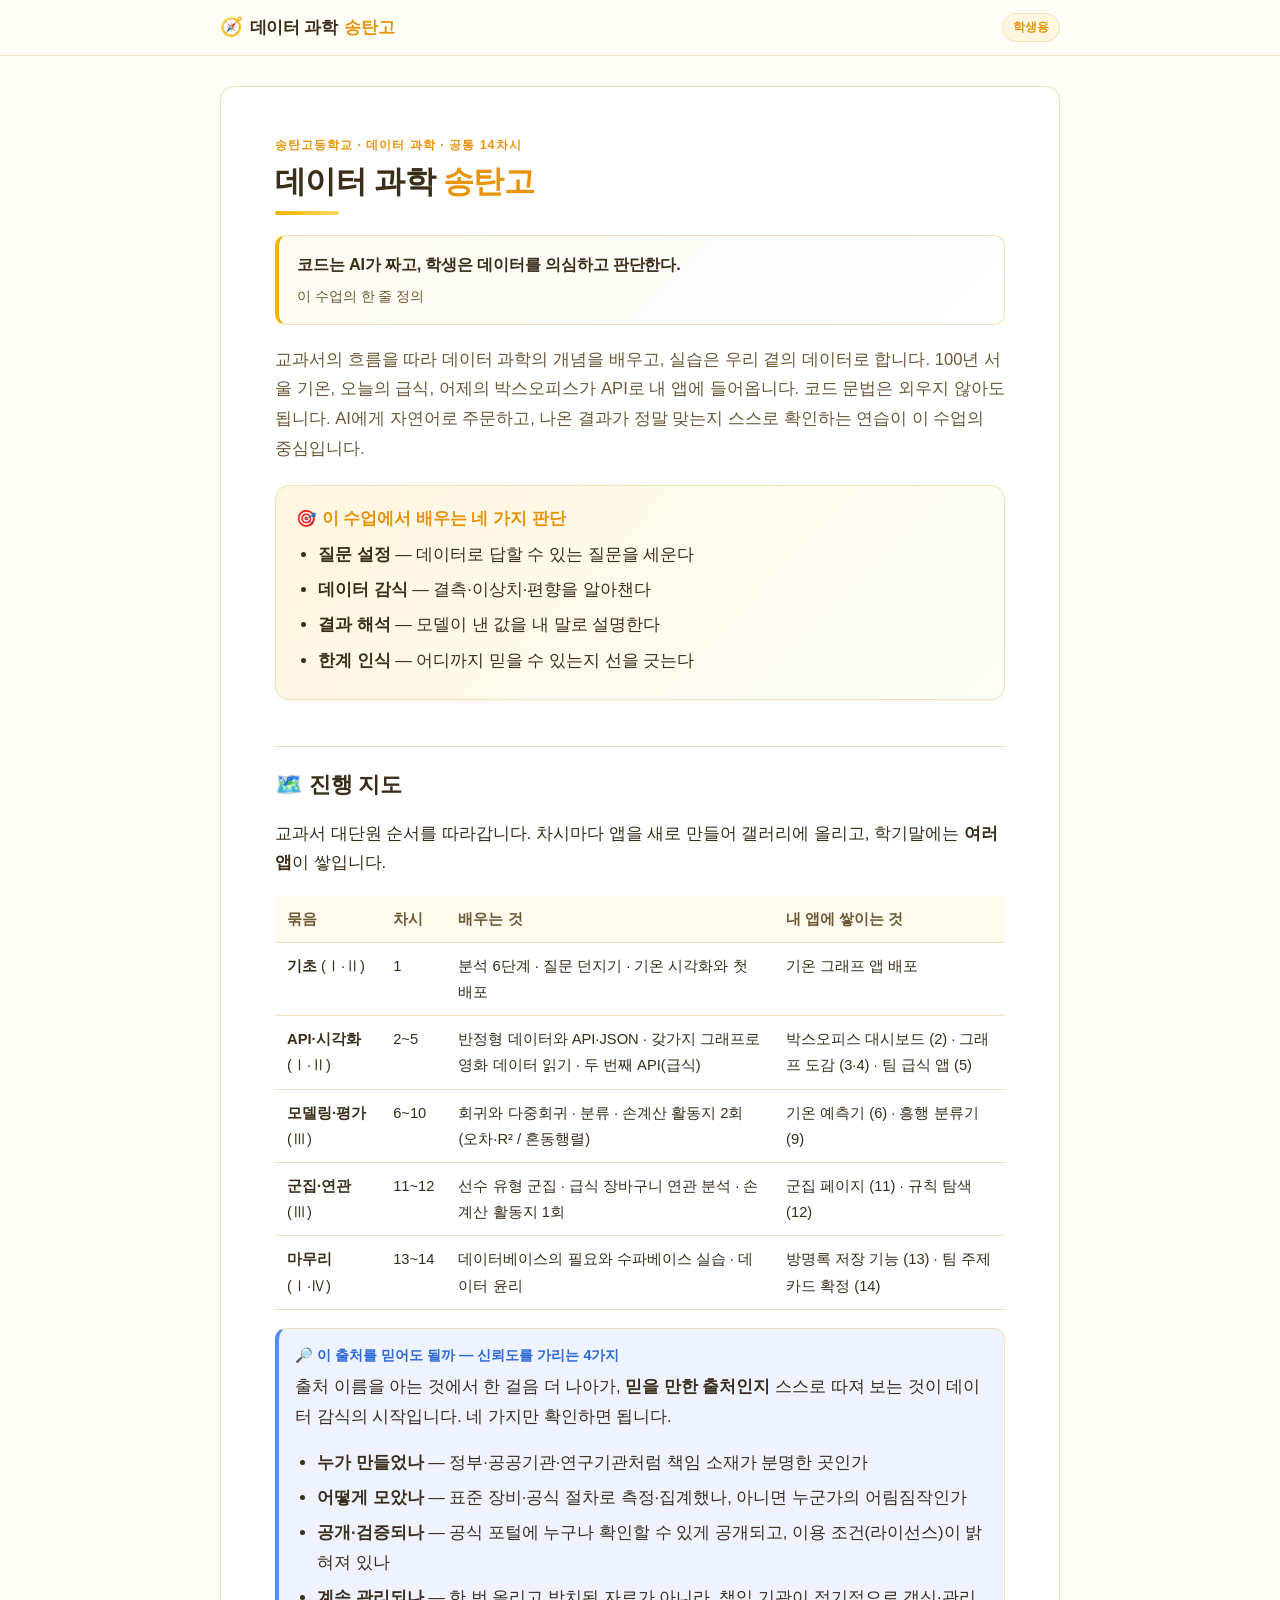
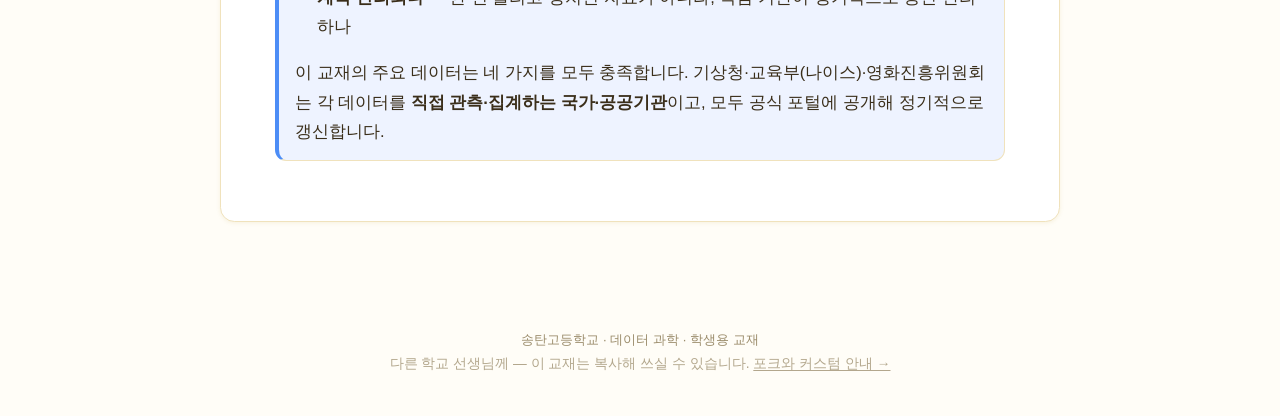
<file: index.html>
<!DOCTYPE html>
<html lang="ko">
<head>
<meta charset="utf-8">
<meta name="viewport" content="width=device-width, initial-scale=1">
<title>데이터 과학 · 송탄고 · 학생용 교재</title>
<link rel="stylesheet" href="assets/style.css?v=tb4">
<link rel="icon" href="data:image/svg+xml,<svg xmlns=%22http://www.w3.org/2000/svg%22 viewBox=%220 0 100 100%22><text y=%22.9em%22 font-size=%2290%22>🧭</text></svg>">
<script src="assets/release.js"></script>
<script src="assets/gate.js"></script>
</head>
<body>
<div class="topbar"><div class="inner">
  <a class="brand" href="index.html"><span class="chick">🧭</span> 데이터 과학 <span class="a">송탄고</span></a>
  <span class="spacer"></span>
  <span class="badge">학생용</span>
</div></div>

<div class="wrap">
<main>
  <span class="eyebrow">송탄고등학교 · 데이터 과학 · 공통 14차시</span>
  <h1>데이터 과학 <span class="a">송탄고</span></h1>
  <div class="under"></div>

  <div class="quote">
    <div class="q">코드는 AI가 짜고, 학생은 데이터를 의심하고 판단한다.</div>
    <span class="by">이 수업의 한 줄 정의</span>
  </div>

  <p class="lead">교과서의 흐름을 따라 데이터 과학의 개념을 배우고, 실습은 우리 곁의 데이터로 합니다. 100년 서울 기온, 오늘의 급식, 어제의 박스오피스가 API로 내 앱에 들어옵니다. 코드 문법은 외우지 않아도 됩니다. AI에게 자연어로 주문하고, 나온 결과가 정말 맞는지 스스로 확인하는 연습이 이 수업의 중심입니다.</p>

  <div class="make-banner">
    <div class="t">🎯 이 수업에서 배우는 네 가지 판단</div>
    <ul>
      <li><b>질문 설정</b> — 데이터로 답할 수 있는 질문을 세운다</li>
      <li><b>데이터 감식</b> — 결측·이상치·편향을 알아챈다</li>
      <li><b>결과 해석</b> — 모델이 낸 값을 내 말로 설명한다</li>
      <li><b>한계 인식</b> — 어디까지 믿을 수 있는지 선을 긋는다</li>
    </ul>
  </div>

  <h2>🗺️ 진행 지도</h2>
  <p>교과서 대단원 순서를 따라갑니다. 차시마다 앱을 새로 만들어 갤러리에 올리고, 학기말에는 <b>여러 앱</b>이 쌓입니다.</p>
  <table class="daymap">
    <thead><tr><th>묶음</th><th>차시</th><th>배우는 것</th><th>내 앱에 쌓이는 것</th></tr></thead>
    <tbody>
      <tr><td><b>기초</b> (Ⅰ·Ⅱ)</td><td>1</td><td>분석 6단계 · 질문 던지기 · 기온 시각화와 첫 배포</td><td>기온 그래프 앱 배포</td></tr>
      <tr><td><b>API·시각화</b> (Ⅰ·Ⅱ)</td><td>2~5</td><td>반정형 데이터와 API·JSON · 갖가지 그래프로 영화 데이터 읽기 · 두 번째 API(급식)</td><td>박스오피스 대시보드 (2) · 그래프 도감 (3·4) · 팀 급식 앱 (5)</td></tr>
      <tr><td><b>모델링·평가</b> (Ⅲ)</td><td>6~10</td><td>회귀와 다중회귀 · 분류 · 손계산 활동지 2회(오차·R² / 혼동행렬)</td><td>기온 예측기 (6) · 흥행 분류기 (9)</td></tr>
      <tr><td><b>군집·연관</b> (Ⅲ)</td><td>11~12</td><td>선수 유형 군집 · 급식 장바구니 연관 분석 · 손계산 활동지 1회</td><td>군집 페이지 (11) · 규칙 탐색 (12)</td></tr>
      <tr><td><b>마무리</b> (Ⅰ·Ⅳ)</td><td>13~14</td><td>데이터베이스의 필요와 수파베이스 실습 · 데이터 윤리</td><td>방명록 저장 기능 (13) · 팀 주제 카드 확정 (14)</td></tr>
    </tbody>
  </table>



  <div class="callout tip">
    <div class="h">🔎 이 출처를 믿어도 될까 — 신뢰도를 가리는 4가지</div>
    <p>출처 이름을 아는 것에서 한 걸음 더 나아가, <b>믿을 만한 출처인지</b> 스스로 따져 보는 것이 데이터 감식의 시작입니다. 네 가지만 확인하면 됩니다.</p>
    <ul>
      <li><b>누가 만들었나</b> — 정부·공공기관·연구기관처럼 책임 소재가 분명한 곳인가</li>
      <li><b>어떻게 모았나</b> — 표준 장비·공식 절차로 측정·집계했나, 아니면 누군가의 어림짐작인가</li>
      <li><b>공개·검증되나</b> — 공식 포털에 누구나 확인할 수 있게 공개되고, 이용 조건(라이선스)이 밝혀져 있나</li>
      <li><b>계속 관리되나</b> — 한 번 올리고 방치된 자료가 아니라, 책임 기관이 정기적으로 갱신·관리하나</li>
    </ul>
    <p>이 교재의 주요 데이터는 네 가지를 모두 충족합니다. 기상청·교육부(나이스)·영화진흥위원회는 각 데이터를 <b>직접 관측·집계하는 국가·공공기관</b>이고, 모두 공식 포털에 공개해 정기적으로 갱신합니다.</p>
  </div>
</main>
</div>

<footer class="foot">송탄고등학교 · 데이터 과학 · 학생용 교재<br><span style="font-size:.86rem;opacity:.75">다른 학교 선생님께 — 이 교재는 복사해 쓰실 수 있습니다. <a href="fork-guide.html" style="color:inherit;text-decoration:underline">포크와 커스텀 안내 →</a></span></footer>

<script>
// 순차 공개 — release.js의 RELEASED_LESSON 이하 차시만 열고, 그 위는 잠근다.
// (gate.js가 교사 열람 모드를 켜 두었으면 전 차시를 그대로 연다.)
(function () {
  if (window.__TEACHER_MODE__) return;
  var released = (typeof window.RELEASED_LESSON === 'number') ? window.RELEASED_LESSON : 1;
  document.querySelectorAll('.linkcard[data-lesson]').forEach(function (c) {
    if (+c.getAttribute('data-lesson') > released) {
      c.classList.add('locked');
      c.setAttribute('aria-disabled', 'true');
      c.removeAttribute('href');
      var d = c.querySelector('.d');
      if (d) d.textContent = '🔒 곧 공개';
    }
  });
})();
</script>
</body>
</html>
</file>
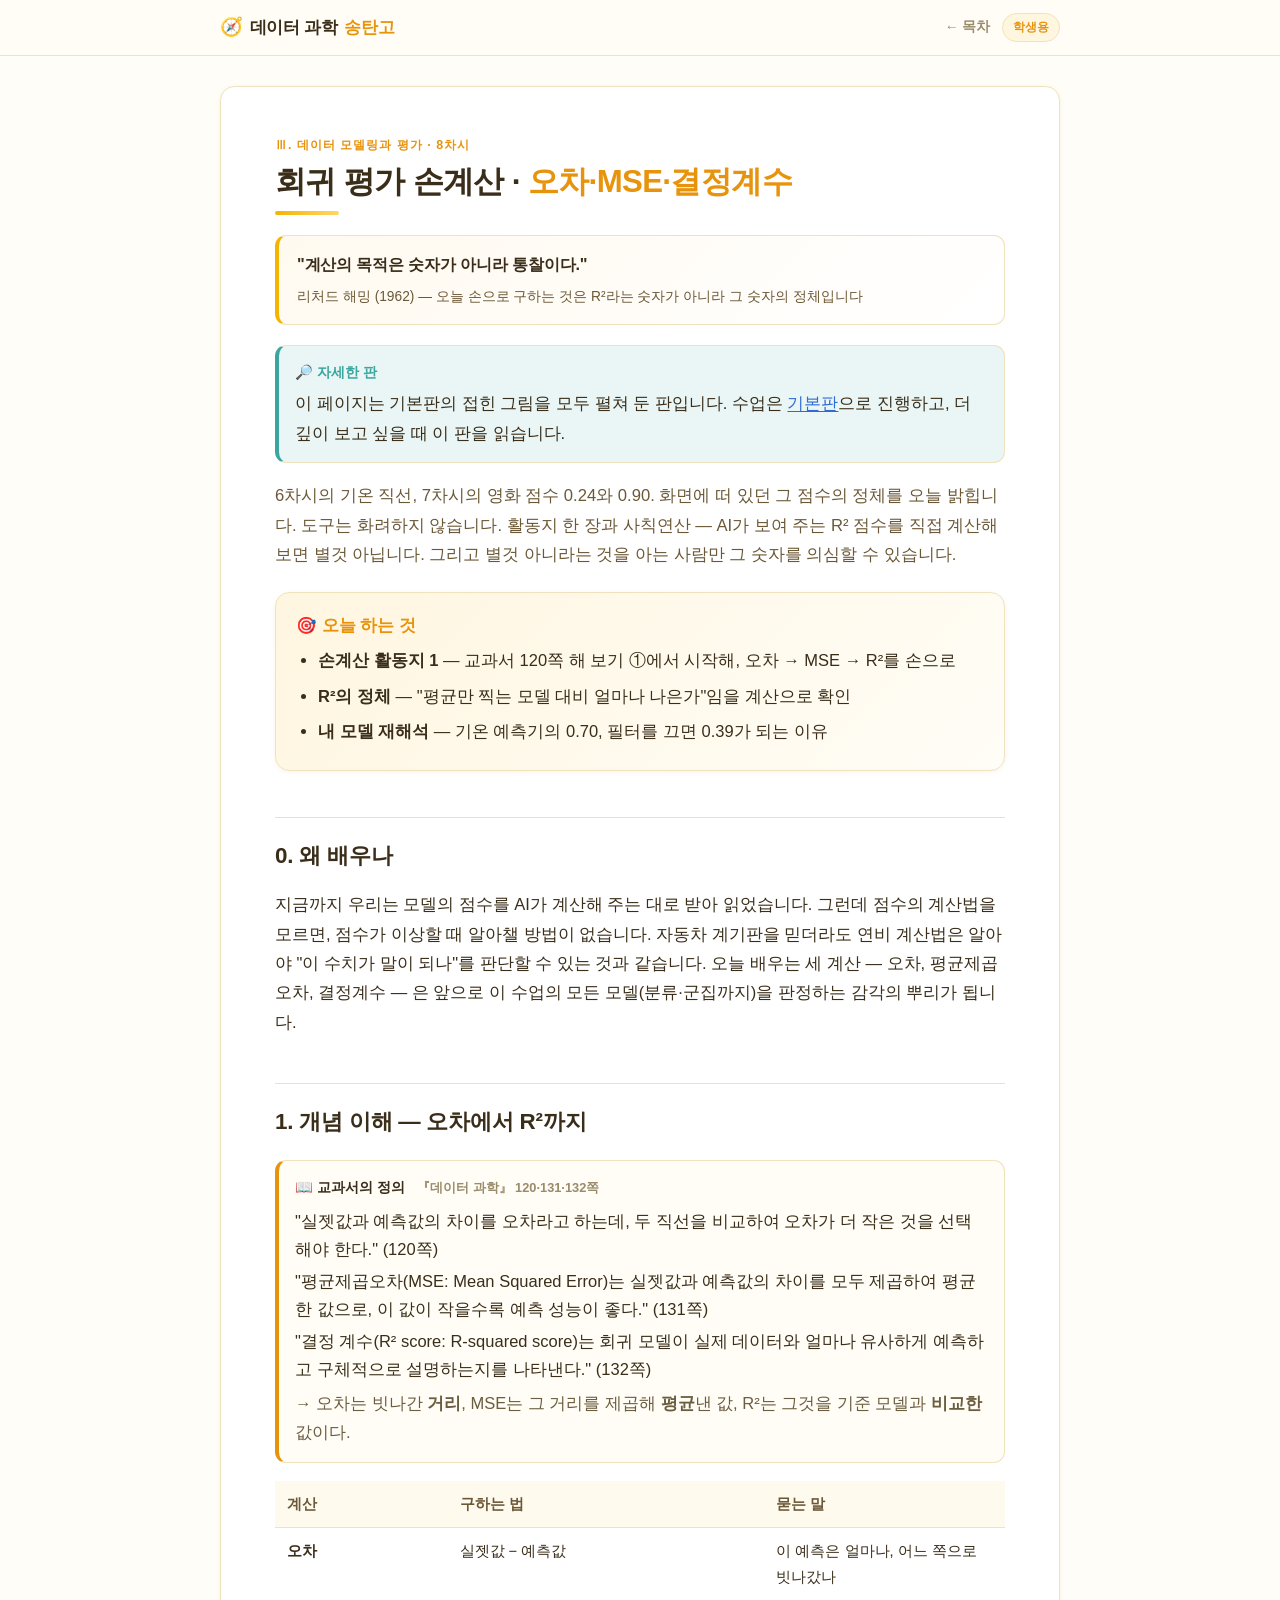
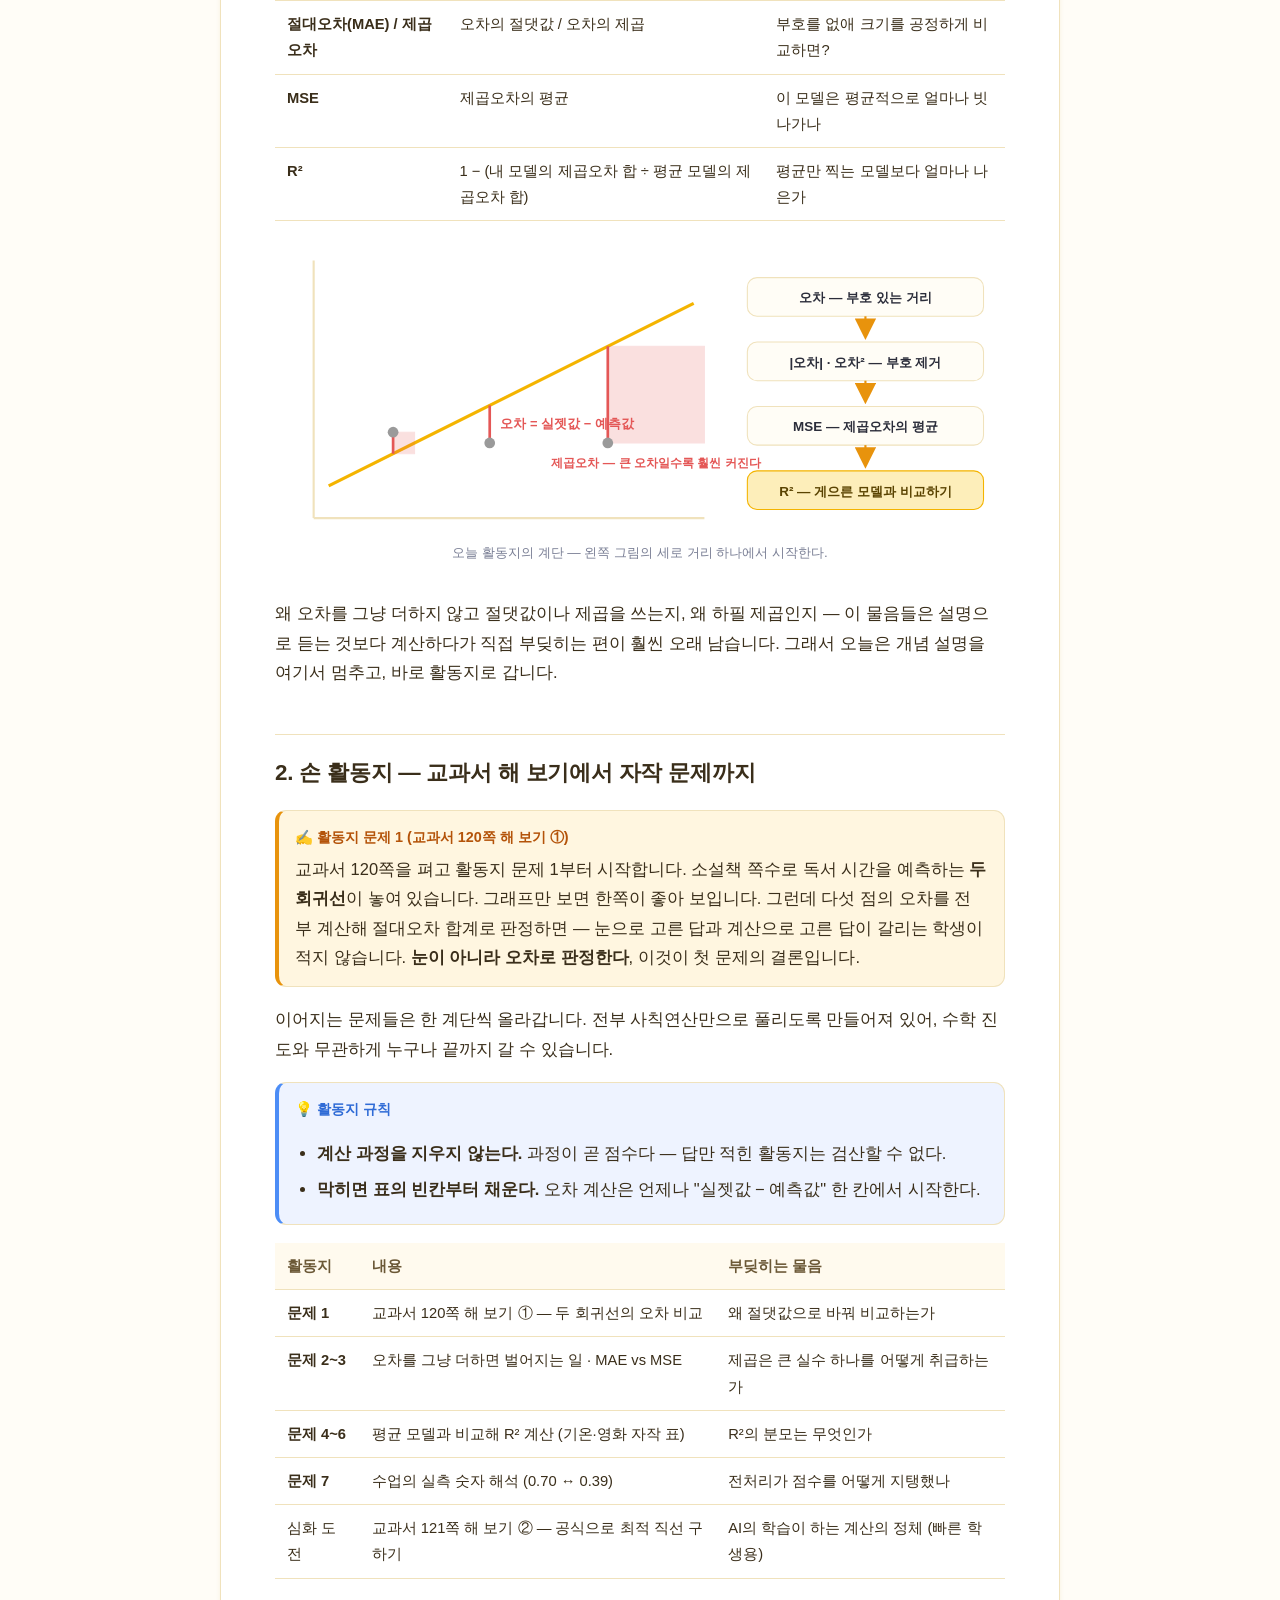
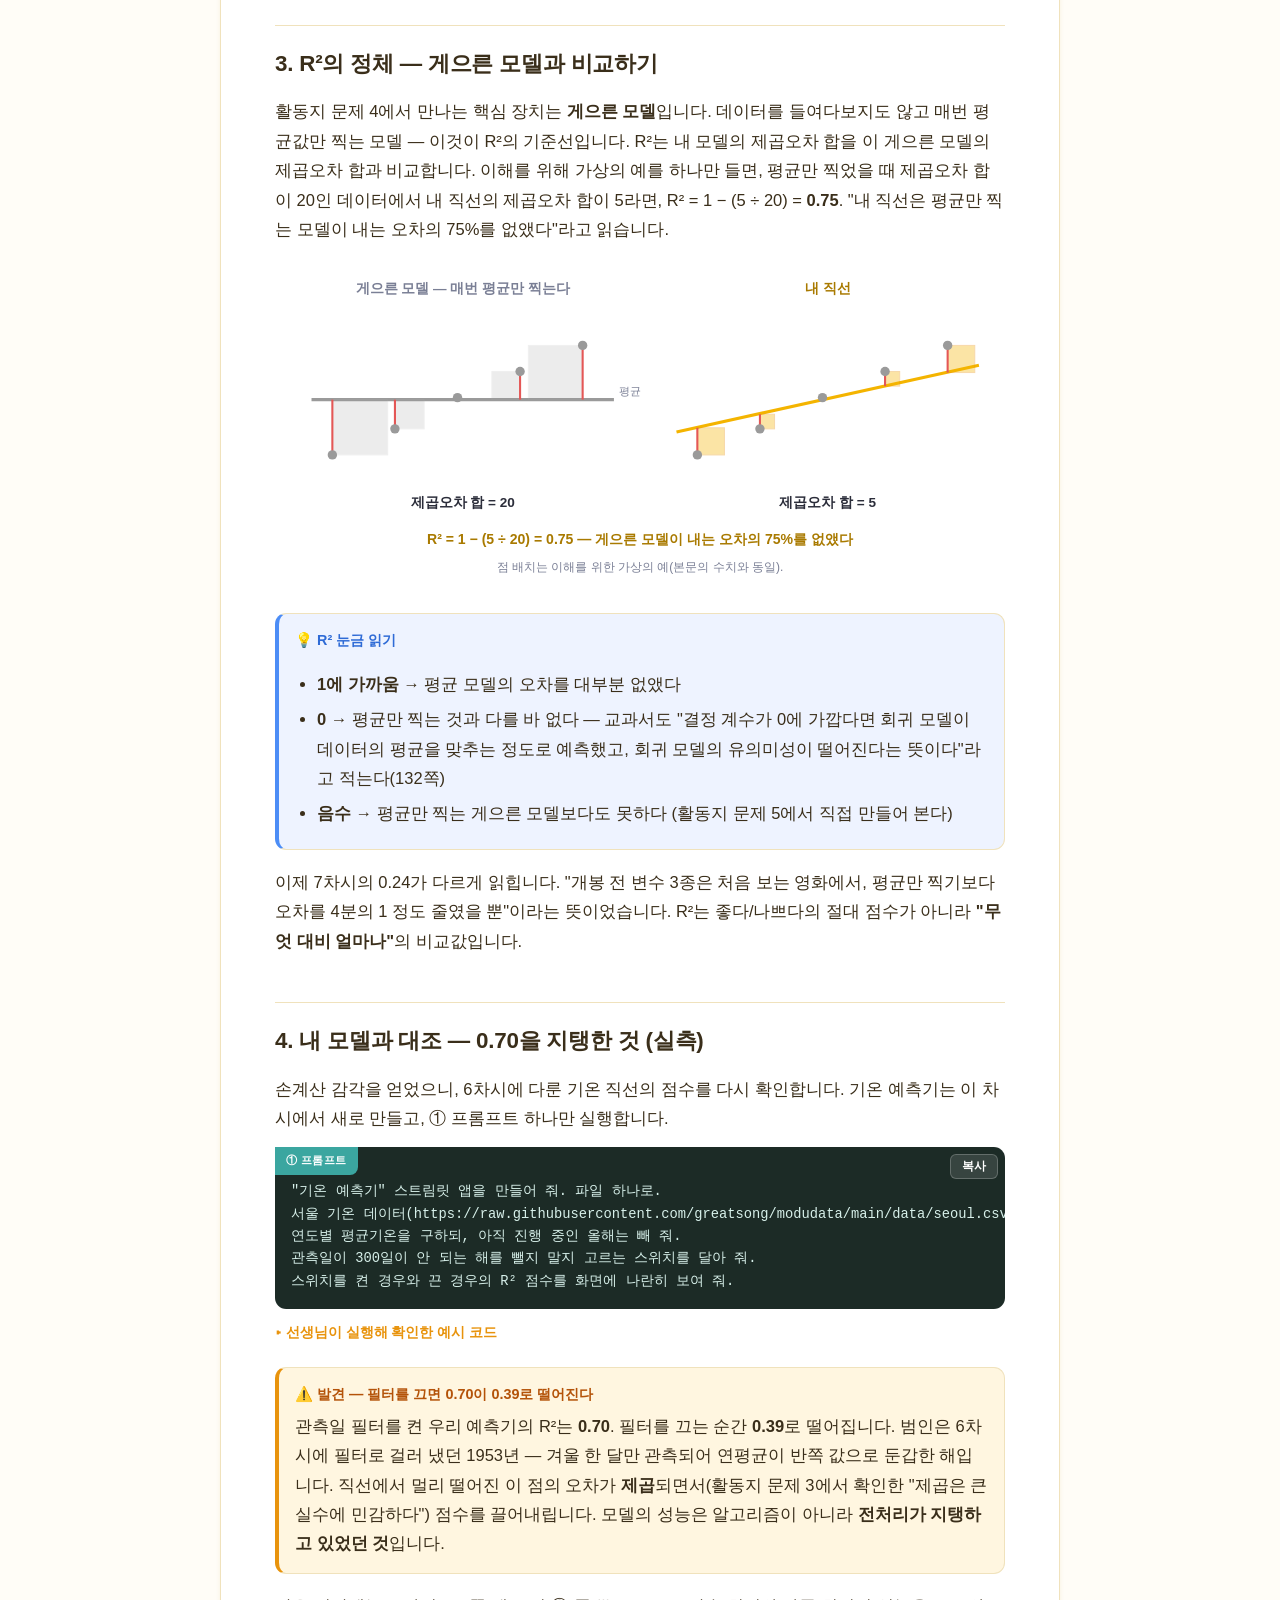
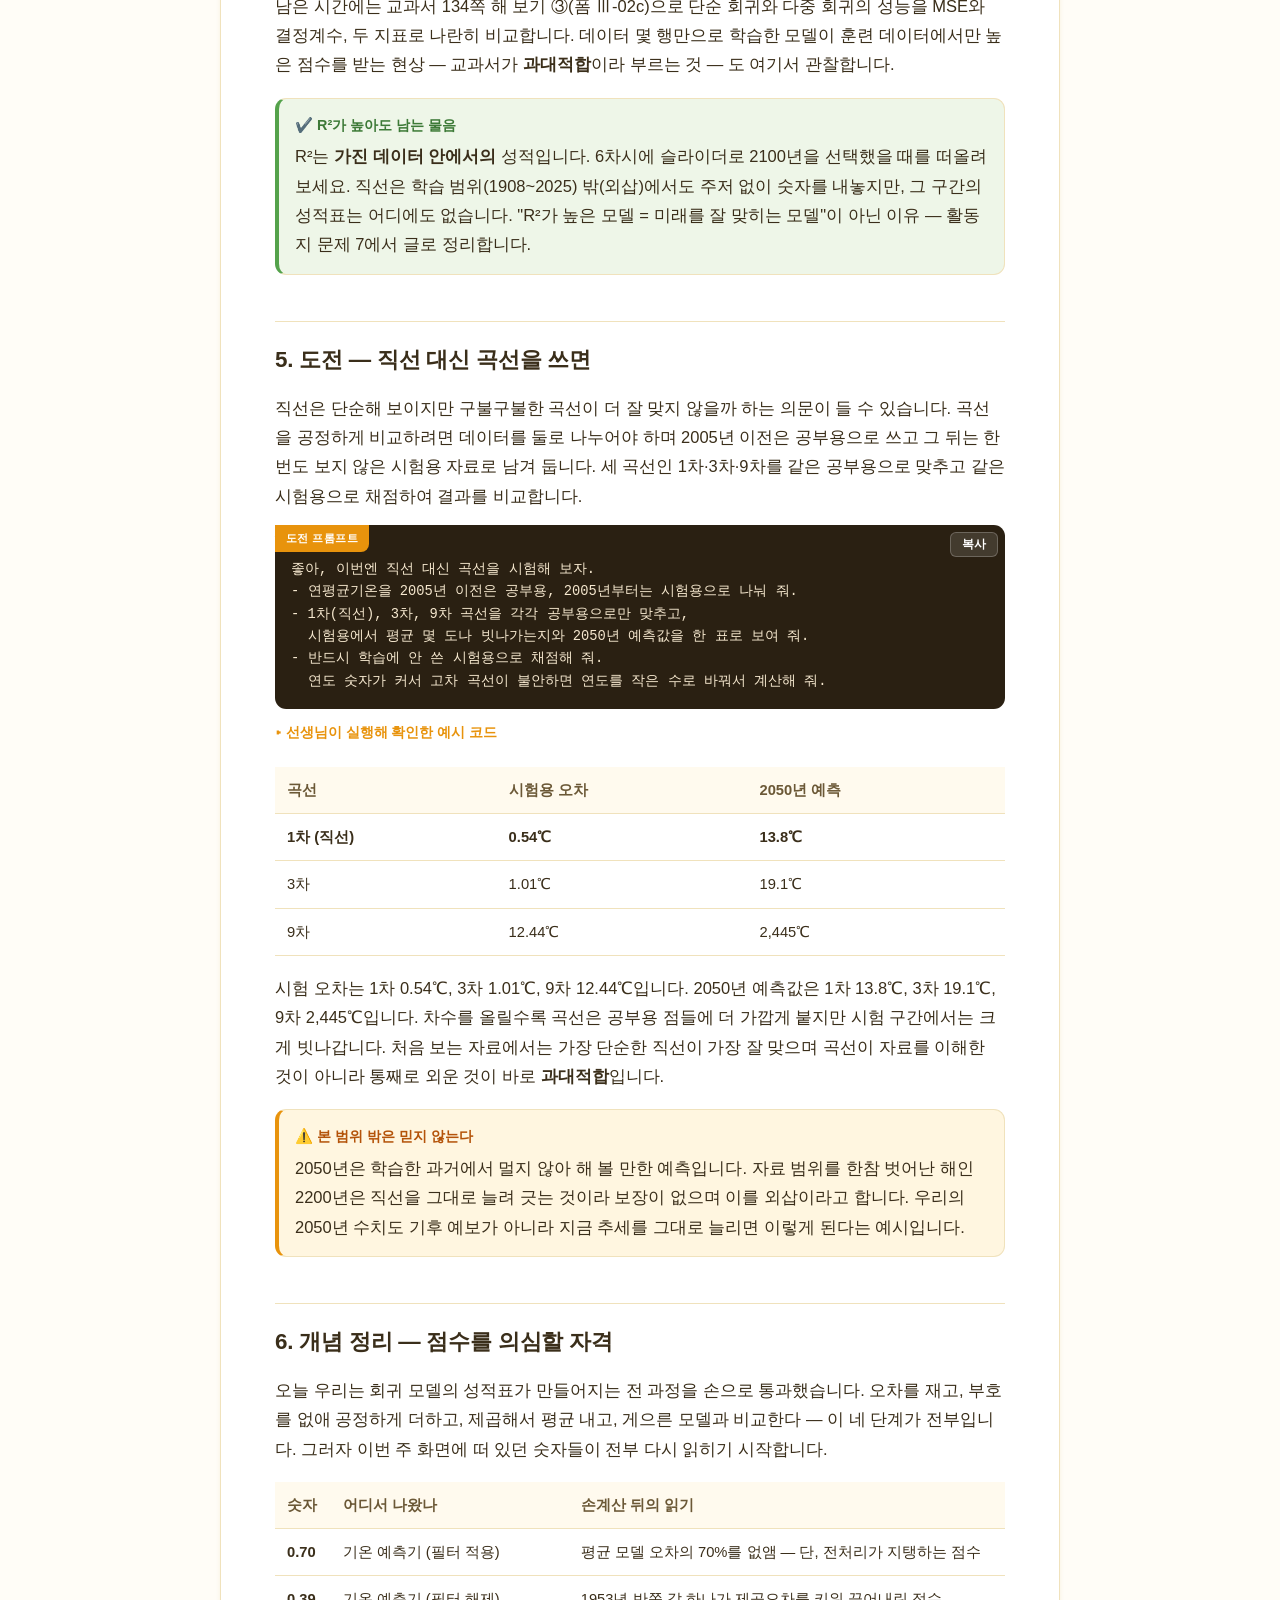
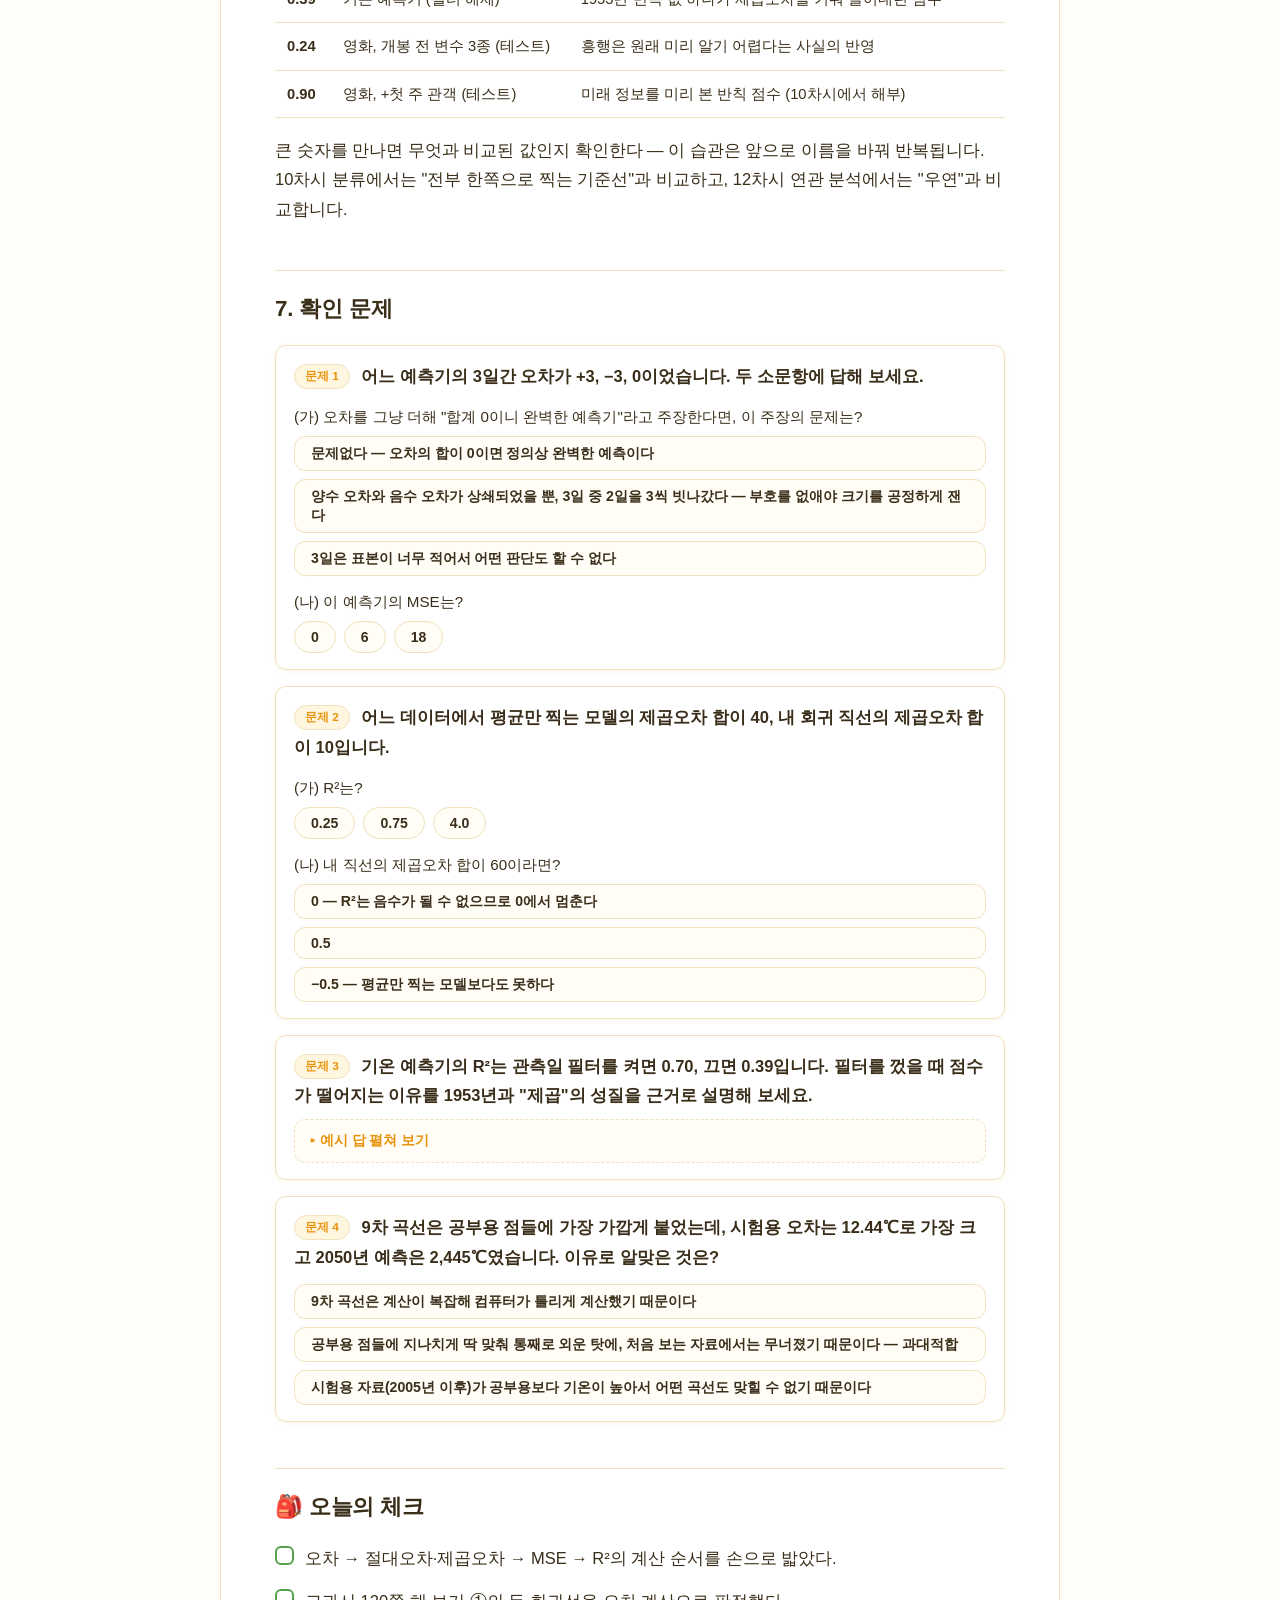
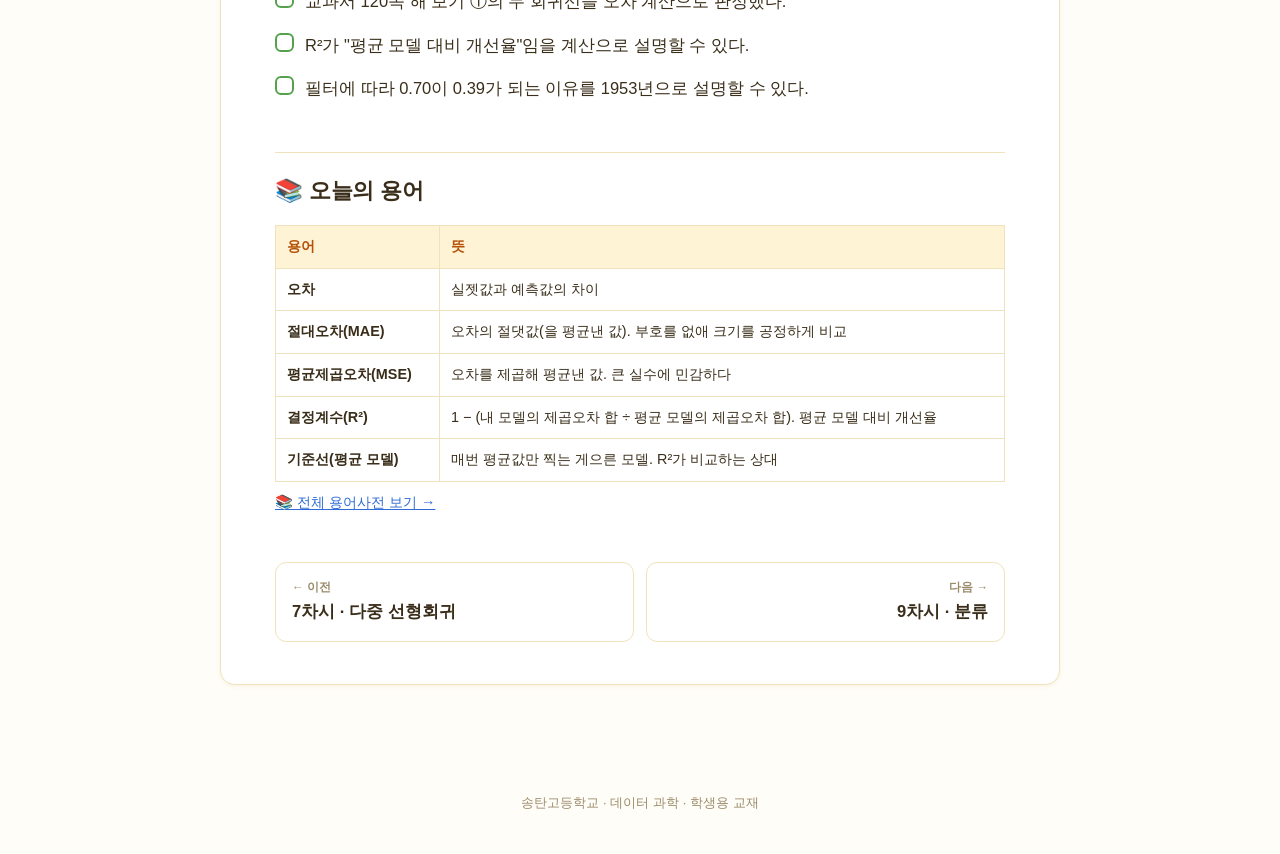
<file: lesson08-deep.html>
<!DOCTYPE html>
<html lang="ko">
<head>
<meta charset="utf-8">
<meta name="viewport" content="width=device-width, initial-scale=1">
<title>8차시 · 회귀 평가 손계산 — 오차·MSE·결정계수 · 자세한 판 · 데이터 과학 송탄고</title>
<link rel="stylesheet" href="assets/style.css?v=tb4">
<link rel="icon" href="data:image/svg+xml,<svg xmlns=%22http://www.w3.org/2000/svg%22 viewBox=%220 0 100 100%22><text y=%22.9em%22 font-size=%2290%22>🧭</text></svg>">
<script src="assets/release.js"></script>
<script src="assets/gate.js"></script>
</head>
<body>
<div class="topbar"><div class="inner">
  <a class="brand" href="index.html"><span class="chick">🧭</span> 데이터 과학 <span class="a">송탄고</span></a>
  <span class="spacer"></span>
  <a class="home" href="index.html">← 목차</a>
  <span class="badge">학생용</span>
</div></div>

<div class="wrap">
<main>
  <span class="eyebrow">Ⅲ. 데이터 모델링과 평가 · 8차시</span>
  <h1>회귀 평가 손계산 · <span class="a">오차·MSE·결정계수</span></h1>
  <div class="under"></div>

  <div class="quote">
    <div class="q">"계산의 목적은 숫자가 아니라 통찰이다."</div>
    <span class="by">리처드 해밍 (1962) — 오늘 손으로 구하는 것은 R²라는 숫자가 아니라 그 숫자의 정체입니다</span>
  </div>

  <div class="callout mini">
    <div class="h">🔎 자세한 판</div>
    <p>이 페이지는 기본판의 접힌 그림을 모두 펼쳐 둔 판입니다. 수업은 <a href="lesson08.html">기본판</a>으로 진행하고, 더 깊이 보고 싶을 때 이 판을 읽습니다.</p>
  </div>

  <p class="lead">6차시의 기온 직선, 7차시의 영화 점수 0.24와 0.90. 화면에 떠 있던 그 점수의 정체를 오늘 밝힙니다. 도구는 화려하지 않습니다. 활동지 한 장과 사칙연산 — AI가 보여 주는 R² 점수를 직접 계산해 보면 별것 아닙니다. 그리고 별것 아니라는 것을 아는 사람만 그 숫자를 의심할 수 있습니다.</p>

  <div class="make-banner">
    <div class="t">🎯 오늘 하는 것</div>
    <ul>
      <li><b>손계산 활동지 1</b> — 교과서 120쪽 해 보기 ①에서 시작해, 오차 → MSE → R²를 손으로</li>
      <li><b>R²의 정체</b> — "평균만 찍는 모델 대비 얼마나 나은가"임을 계산으로 확인</li>
      <li><b>내 모델 재해석</b> — 기온 예측기의 0.70, 필터를 끄면 0.39가 되는 이유</li>
    </ul>
  </div>

  <h2>0. 왜 배우나</h2>
  <p>지금까지 우리는 모델의 점수를 AI가 계산해 주는 대로 받아 읽었습니다. 그런데 점수의 계산법을 모르면, 점수가 이상할 때 알아챌 방법이 없습니다. 자동차 계기판을 믿더라도 연비 계산법은 알아야 "이 수치가 말이 되나"를 판단할 수 있는 것과 같습니다. 오늘 배우는 세 계산 — 오차, 평균제곱오차, 결정계수 — 은 앞으로 이 수업의 모든 모델(분류·군집까지)을 판정하는 감각의 뿌리가 됩니다.</p>

  <h2>1. 개념 이해 — 오차에서 R²까지</h2>
  <div class="tbquote">
    <div class="h">📖 교과서의 정의 <span class="src">『데이터 과학』 120·131·132쪽</span></div>
    <p class="q">"실젯값과 예측값의 차이를 오차라고 하는데, 두 직선을 비교하여 오차가 더 작은 것을 선택해야 한다." <span class="src">(120쪽)</span></p>
    <p class="q">"평균제곱오차(MSE: Mean Squared Error)는 실젯값과 예측값의 차이를 모두 제곱하여 평균한 값으로, 이 값이 작을수록 예측 성능이 좋다." <span class="src">(131쪽)</span></p>
    <p class="q">"결정 계수(R² score: R-squared score)는 회귀 모델이 실제 데이터와 얼마나 유사하게 예측하고 구체적으로 설명하는지를 나타낸다." <span class="src">(132쪽)</span></p>
    <p class="t">→ 오차는 빗나간 <b>거리</b>, MSE는 그 거리를 제곱해 <b>평균</b>낸 값, R²는 그것을 기준 모델과 <b>비교한</b> 값이다.</p>
  </div>
  <table class="daymap">
    <thead><tr><th>계산</th><th>구하는 법</th><th>묻는 말</th></tr></thead>
    <tbody>
      <tr><td><b>오차</b></td><td>실젯값 − 예측값</td><td>이 예측은 얼마나, 어느 쪽으로 빗나갔나</td></tr>
      <tr><td><b>절대오차(MAE) / 제곱오차</b></td><td>오차의 절댓값 / 오차의 제곱</td><td>부호를 없애 크기를 공정하게 비교하면?</td></tr>
      <tr><td><b>MSE</b></td><td>제곱오차의 평균</td><td>이 모델은 평균적으로 얼마나 빗나가나</td></tr>
      <tr><td><b>R²</b></td><td>1 − (내 모델의 제곱오차 합 ÷ 평균 모델의 제곱오차 합)</td><td>평균만 찍는 모델보다 얼마나 나은가</td></tr>
    </tbody>
  </table>
  <div style="overflow-x:auto;margin:18px 0">
    <svg viewBox="0 0 680 310" style="min-width:560px" xmlns="http://www.w3.org/2000/svg" role="img" aria-label="점과 회귀 직선 사이의 세로 거리가 오차이고, 그 거리를 한 변으로 하는 정사각형이 제곱오차임을 나타낸 그림. 오른쪽에는 오차에서 결정계수까지 이어지는 네 단계 계단이 있다">
      <defs>
        <marker id="arStep9" markerWidth="10" markerHeight="10" refX="8" refY="5" orient="auto"><path d="M0,0 L10,5 L0,10 z" fill="#e8930c"/></marker>
      </defs>
      <!-- 좌측: 좌표평면 -->
      <line x1="36" y1="20" x2="36" y2="260" stroke="#f0e2bc" stroke-width="2"/>
      <line x1="36" y1="260" x2="400" y2="260" stroke="#f0e2bc" stroke-width="2"/>
      <!-- 골드 회귀선: y = 230 − 0.5(x − 50) -->
      <line x1="50" y1="230" x2="390" y2="60" stroke="#f4b400" stroke-width="3"/>
      <!-- 점 1: 직선 위쪽 — 짧은 오차와 작은 정사각형 -->
      <rect x="110" y="180" width="20" height="20" fill="#e45756" opacity="0.18" stroke="#e45756" stroke-width="1"/>
      <line x1="110" y1="180" x2="110" y2="200" stroke="#e45756" stroke-width="2.5"/>
      <circle cx="110" cy="180" r="5" fill="#9a9a9a"/>
      <!-- 점 2: 직선 아래쪽 — 오차 라벨 -->
      <line x1="200" y1="155" x2="200" y2="190" stroke="#e45756" stroke-width="2.5"/>
      <circle cx="200" cy="190" r="5" fill="#9a9a9a"/>
      <text x="210" y="176" font-size="12" font-weight="800" fill="#e45756">오차 = 실젯값 − 예측값</text>
      <!-- 점 3: 직선에서 먼 점 — 큰 정사각형 -->
      <rect x="310" y="100" width="90" height="90" fill="#e45756" opacity="0.18" stroke="#e45756" stroke-width="1"/>
      <line x1="310" y1="100" x2="310" y2="190" stroke="#e45756" stroke-width="2.5"/>
      <circle cx="310" cy="190" r="5" fill="#9a9a9a"/>
      <text x="355" y="212" text-anchor="middle" font-size="11.5" font-weight="800" fill="#e45756">제곱오차 — 큰 오차일수록 훨씬 커진다</text>
      <!-- 우측: 네 단계 계단 -->
      <rect x="440" y="36" width="220" height="36" rx="9" fill="#fffdf6" stroke="#f0e2bc"/>
      <text x="550" y="59" text-anchor="middle" font-size="12.5" font-weight="800" fill="#2b2d3a">오차 — 부호 있는 거리</text>
      <line x1="550" y1="72" x2="550" y2="90" stroke="#e8930c" stroke-width="2" marker-end="url(#arStep9)"/>
      <rect x="440" y="96" width="220" height="36" rx="9" fill="#fffdf6" stroke="#f0e2bc"/>
      <text x="550" y="119" text-anchor="middle" font-size="12.5" font-weight="800" fill="#2b2d3a">|오차| · 오차² — 부호 제거</text>
      <line x1="550" y1="132" x2="550" y2="150" stroke="#e8930c" stroke-width="2" marker-end="url(#arStep9)"/>
      <rect x="440" y="156" width="220" height="36" rx="9" fill="#fffdf6" stroke="#f0e2bc"/>
      <text x="550" y="179" text-anchor="middle" font-size="12.5" font-weight="800" fill="#2b2d3a">MSE — 제곱오차의 평균</text>
      <line x1="550" y1="192" x2="550" y2="210" stroke="#e8930c" stroke-width="2" marker-end="url(#arStep9)"/>
      <rect x="440" y="216" width="220" height="36" rx="9" fill="#fdeeba" stroke="#f4b400"/>
      <text x="550" y="239" text-anchor="middle" font-size="12.5" font-weight="800" fill="#5a4300">R² — 게으른 모델과 비교하기</text>
      <!-- 캡션 -->
      <text x="340" y="296" text-anchor="middle" font-size="12.5" fill="#7a7f95">오늘 활동지의 계단 — 왼쪽 그림의 세로 거리 하나에서 시작한다.</text>
    </svg>
  </div>
  <p>왜 오차를 그냥 더하지 않고 절댓값이나 제곱을 쓰는지, 왜 하필 제곱인지 — 이 물음들은 설명으로 듣는 것보다 계산하다가 직접 부딪히는 편이 훨씬 오래 남습니다. 그래서 오늘은 개념 설명을 여기서 멈추고, 바로 활동지로 갑니다.</p>

  <h2>2. 손 활동지 — 교과서 해 보기에서 자작 문제까지</h2>
  <div class="callout warn">
    <div class="h">✍️ 활동지 문제 1 (교과서 120쪽 해 보기 ①)</div>
    <p>교과서 120쪽을 펴고 활동지 문제 1부터 시작합니다. 소설책 쪽수로 독서 시간을 예측하는 <b>두 회귀선</b>이 놓여 있습니다. 그래프만 보면 한쪽이 좋아 보입니다. 그런데 다섯 점의 오차를 전부 계산해 절대오차 합계로 판정하면 — 눈으로 고른 답과 계산으로 고른 답이 갈리는 학생이 적지 않습니다. <b>눈이 아니라 오차로 판정한다</b>, 이것이 첫 문제의 결론입니다.</p>
  </div>
  <p>이어지는 문제들은 한 계단씩 올라갑니다. 전부 사칙연산만으로 풀리도록 만들어져 있어, 수학 진도와 무관하게 누구나 끝까지 갈 수 있습니다.</p>
  <div class="callout tip">
    <div class="h">💡 활동지 규칙</div>
    <ul>
      <li><b>계산 과정을 지우지 않는다.</b> 과정이 곧 점수다 — 답만 적힌 활동지는 검산할 수 없다.</li>
      <li><b>막히면 표의 빈칸부터 채운다.</b> 오차 계산은 언제나 "실젯값 − 예측값" 한 칸에서 시작한다.</li>
    </ul>
  </div>
  <table class="daymap">
    <thead><tr><th>활동지</th><th>내용</th><th>부딪히는 물음</th></tr></thead>
    <tbody>
      <tr><td><b>문제 1</b></td><td>교과서 120쪽 해 보기 ① — 두 회귀선의 오차 비교</td><td>왜 절댓값으로 바꿔 비교하는가</td></tr>
      <tr><td><b>문제 2~3</b></td><td>오차를 그냥 더하면 벌어지는 일 · MAE vs MSE</td><td>제곱은 큰 실수 하나를 어떻게 취급하는가</td></tr>
      <tr><td><b>문제 4~6</b></td><td>평균 모델과 비교해 R² 계산 (기온·영화 자작 표)</td><td>R²의 분모는 무엇인가</td></tr>
      <tr><td><b>문제 7</b></td><td>수업의 실측 숫자 해석 (0.70 ↔ 0.39)</td><td>전처리가 점수를 어떻게 지탱했나</td></tr>
      <tr><td>심화 도전</td><td>교과서 121쪽 해 보기 ② — 공식으로 최적 직선 구하기</td><td>AI의 학습이 하는 계산의 정체 (빠른 학생용)</td></tr>
    </tbody>
  </table>

  <h2>3. R²의 정체 — 게으른 모델과 비교하기</h2>
  <p>활동지 문제 4에서 만나는 핵심 장치는 <b>게으른 모델</b>입니다. 데이터를 들여다보지도 않고 매번 평균값만 찍는 모델 — 이것이 R²의 기준선입니다. R²는 내 모델의 제곱오차 합을 이 게으른 모델의 제곱오차 합과 비교합니다. 이해를 위해 가상의 예를 하나만 들면, 평균만 찍었을 때 제곱오차 합이 20인 데이터에서 내 직선의 제곱오차 합이 5라면, R² = 1 − (5 ÷ 20) = <b>0.75</b>. "내 직선은 평균만 찍는 모델이 내는 오차의 75%를 없앴다"라고 읽습니다.</p>
  <div style="overflow-x:auto;margin:18px 0">
    <svg viewBox="0 0 700 310" style="min-width:600px" xmlns="http://www.w3.org/2000/svg" role="img" aria-label="같은 점 다섯 개를 두고, 평균 수평선을 쓰는 게으른 모델과 내 회귀 직선의 제곱오차 넓이를 비교한 그림. 게으른 모델의 정사각형은 크고 내 직선의 정사각형은 작다">
      <!-- 좌 패널: 게으른 모델 -->
      <text x="180" y="30" text-anchor="middle" font-size="13" font-weight="800" fill="#7a7f95">게으른 모델 — 매번 평균만 찍는다</text>
      <line x1="35" y1="132" x2="325" y2="132" stroke="#9a9a9a" stroke-width="3"/>
      <text x="330" y="128" font-size="11" fill="#7a7f95">평균</text>
      <!-- 점 1 (55,185) 오차 53 -->
      <rect x="55" y="132" width="53" height="53" fill="#9a9a9a" opacity="0.18" stroke="#aaaaaa" stroke-width="1"/>
      <line x1="55" y1="132" x2="55" y2="185" stroke="#e45756" stroke-width="2"/>
      <circle cx="55" cy="185" r="4.5" fill="#9a9a9a"/>
      <!-- 점 2 (115,160) 오차 28 -->
      <rect x="115" y="132" width="28" height="28" fill="#9a9a9a" opacity="0.18" stroke="#aaaaaa" stroke-width="1"/>
      <line x1="115" y1="132" x2="115" y2="160" stroke="#e45756" stroke-width="2"/>
      <circle cx="115" cy="160" r="4.5" fill="#9a9a9a"/>
      <!-- 점 3 (175,130) 오차 2 -->
      <rect x="175" y="130" width="2" height="2" fill="#9a9a9a" opacity="0.18" stroke="#aaaaaa" stroke-width="1"/>
      <line x1="175" y1="130" x2="175" y2="132" stroke="#e45756" stroke-width="2"/>
      <circle cx="175" cy="130" r="4.5" fill="#9a9a9a"/>
      <!-- 점 4 (235,105) 오차 27 — 정사각형은 왼쪽으로 -->
      <rect x="208" y="105" width="27" height="27" fill="#9a9a9a" opacity="0.18" stroke="#aaaaaa" stroke-width="1"/>
      <line x1="235" y1="105" x2="235" y2="132" stroke="#e45756" stroke-width="2"/>
      <circle cx="235" cy="105" r="4.5" fill="#9a9a9a"/>
      <!-- 점 5 (295,80) 오차 52 — 정사각형은 왼쪽으로 -->
      <rect x="243" y="80" width="52" height="52" fill="#9a9a9a" opacity="0.18" stroke="#aaaaaa" stroke-width="1"/>
      <line x1="295" y1="80" x2="295" y2="132" stroke="#e45756" stroke-width="2"/>
      <circle cx="295" cy="80" r="4.5" fill="#9a9a9a"/>
      <text x="180" y="235" text-anchor="middle" font-size="13" font-weight="800" fill="#2b2d3a">제곱오차 합 = 20</text>
      <!-- 우 패널: 내 직선 -->
      <text x="530" y="30" text-anchor="middle" font-size="13" font-weight="800" fill="#a97a00">내 직선</text>
      <line x1="385" y1="163" x2="675" y2="99" stroke="#f4b400" stroke-width="3"/>
      <!-- 같은 위치의 점 5개 — 오차 길이가 절반으로 줄어, 정사각형 넓이는 4분의 1 (20 대 5) -->
      <rect x="405" y="159" width="26" height="26" fill="#f4b400" opacity="0.35" stroke="#e8930c" stroke-width="1"/>
      <line x1="405" y1="159" x2="405" y2="185" stroke="#e45756" stroke-width="2"/>
      <circle cx="405" cy="185" r="4.5" fill="#9a9a9a"/>
      <rect x="465" y="146" width="14" height="14" fill="#f4b400" opacity="0.35" stroke="#e8930c" stroke-width="1"/>
      <line x1="465" y1="146" x2="465" y2="160" stroke="#e45756" stroke-width="2"/>
      <circle cx="465" cy="160" r="4.5" fill="#9a9a9a"/>
      <rect x="525" y="130" width="2" height="2" fill="#f4b400" opacity="0.35" stroke="#e8930c" stroke-width="1"/>
      <line x1="525" y1="130" x2="525" y2="132" stroke="#e45756" stroke-width="2"/>
      <circle cx="525" cy="130" r="4.5" fill="#9a9a9a"/>
      <rect x="585" y="105" width="14" height="14" fill="#f4b400" opacity="0.35" stroke="#e8930c" stroke-width="1"/>
      <line x1="585" y1="105" x2="585" y2="119" stroke="#e45756" stroke-width="2"/>
      <circle cx="585" cy="105" r="4.5" fill="#9a9a9a"/>
      <rect x="645" y="80" width="26" height="26" fill="#f4b400" opacity="0.35" stroke="#e8930c" stroke-width="1"/>
      <line x1="645" y1="80" x2="645" y2="106" stroke="#e45756" stroke-width="2"/>
      <circle cx="645" cy="80" r="4.5" fill="#9a9a9a"/>
      <text x="530" y="235" text-anchor="middle" font-size="13" font-weight="800" fill="#2b2d3a">제곱오차 합 = 5</text>
      <!-- 중앙 식과 캡션 -->
      <text x="350" y="270" text-anchor="middle" font-size="13.5" font-weight="800" fill="#a97a00">R² = 1 − (5 ÷ 20) = 0.75 — 게으른 모델이 내는 오차의 75%를 없앴다</text>
      <text x="350" y="296" text-anchor="middle" font-size="11.5" fill="#7a7f95">점 배치는 이해를 위한 가상의 예(본문의 수치와 동일).</text>
    </svg>
  </div>
  <div class="callout tip">
    <div class="h">💡 R² 눈금 읽기</div>
    <ul>
      <li><b>1에 가까움</b> → 평균 모델의 오차를 대부분 없앴다</li>
      <li><b>0</b> → 평균만 찍는 것과 다를 바 없다 — 교과서도 "결정 계수가 0에 가깝다면 회귀 모델이 데이터의 평균을 맞추는 정도로 예측했고, 회귀 모델의 유의미성이 떨어진다는 뜻이다"라고 적는다(132쪽)</li>
      <li><b>음수</b> → 평균만 찍는 게으른 모델보다도 못하다 (활동지 문제 5에서 직접 만들어 본다)</li>
    </ul>
  </div>
  <p>이제 7차시의 0.24가 다르게 읽힙니다. "개봉 전 변수 3종은 처음 보는 영화에서, 평균만 찍기보다 오차를 4분의 1 정도 줄였을 뿐"이라는 뜻이었습니다. R²는 좋다/나쁘다의 절대 점수가 아니라 <b>"무엇 대비 얼마나"</b>의 비교값입니다.</p>

  <h2>4. 내 모델과 대조 — 0.70을 지탱한 것 (실측)</h2>
  <p>손계산 감각을 얻었으니, 6차시에 다룬 기온 직선의 점수를 다시 확인합니다. 기온 예측기는 이 차시에서 새로 만들고, ① 프롬프트 하나만 실행합니다.</p>
  <div class="codewrap prompt"><span class="label">① 프롬프트</span><button class="copy-btn">복사</button><pre>"기온 예측기" 스트림릿 앱을 만들어 줘. 파일 하나로.
서울 기온 데이터(https://raw.githubusercontent.com/greatsong/modudata/main/data/seoul.csv)로
연도별 평균기온을 구하되, 아직 진행 중인 올해는 빼 줘.
관측일이 300일이 안 되는 해를 뺄지 말지 고르는 스위치를 달아 줘.
스위치를 켠 경우와 끈 경우의 R² 점수를 화면에 나란히 보여 줘.</pre></div>
      <details class="sample"><summary>선생님이 실행해 확인한 예시 코드</summary><p class="mini">파일 하나로 저장합니다</p><div class="codewrap code"><span class="label">main.py</span><pre># main.py — 관측일 필터를 켜고 끄며 R²가 어떻게 달라지는지 본다
import streamlit as st
import pandas as pd
import numpy as np

DATA_URL = "https://raw.githubusercontent.com/greatsong/modudata/main/data/seoul.csv"


@st.cache_data
def load_all():
    df = pd.read_csv(DATA_URL)
    df["연도"] = pd.to_datetime(df["날짜"]).dt.year
    return df.groupby("연도")["평균기온"].agg(["mean", "count"]).reset_index()


def score(yearly):
    a, b = np.polyfit(yearly["연도"], yearly["mean"], 1)
    pred = a * yearly["연도"] + b
    ss_res = ((yearly["mean"] - pred) ** 2).sum()
    ss_tot = ((yearly["mean"] - yearly["mean"].mean()) ** 2).sum()
    return 1 - ss_res / ss_tot


all_years = load_all().dropna(subset=["mean"])
# 아직 진행 중인 올해는 어느 경우에도 뺀다
all_years = all_years[all_years["연도"] &lt; all_years["연도"].max()]
on = st.toggle("관측일 300일 미만인 해를 뺀다", value=True)
used = all_years[all_years["count"] &gt;= 300] if on else all_years

c1, c2 = st.columns(2)
c1.metric("필터를 켠 경우 R²", f"{score(all_years[all_years['count'] &gt;= 300]):.2f}")
c2.metric("필터를 끈 경우 R²", f"{score(all_years):.2f}")
st.caption(f"지금 쓰는 해: {len(used)}개 · 뺀 해: {len(all_years) - len(used)}개")</pre></div></details>
  <div class="callout warn">
    <div class="h">⚠️ 발견 — 필터를 끄면 0.70이 0.39로 떨어진다</div>
    <p>관측일 필터를 켠 우리 예측기의 R²는 <b>0.70</b>. 필터를 끄는 순간 <b>0.39</b>로 떨어집니다. 범인은 6차시에 필터로 걸러 냈던 1953년 — 겨울 한 달만 관측되어 연평균이 반쪽 값으로 둔갑한 해입니다. 직선에서 멀리 떨어진 이 점의 오차가 <b>제곱</b>되면서(활동지 문제 3에서 확인한 "제곱은 큰 실수에 민감하다") 점수를 끌어내립니다. 모델의 성능은 알고리즘이 아니라 <b>전처리가 지탱하고 있었던 것</b>입니다.</p>
  </div>
  <p>남은 시간에는 교과서 134쪽 해 보기 ③(폼 Ⅲ-02c)으로 단순 회귀와 다중 회귀의 성능을 MSE와 결정계수, 두 지표로 나란히 비교합니다. 데이터 몇 행만으로 학습한 모델이 훈련 데이터에서만 높은 점수를 받는 현상 — 교과서가 <b>과대적합</b>이라 부르는 것 — 도 여기서 관찰합니다.</p>
  <div class="callout check">
    <div class="h">✔️ R²가 높아도 남는 물음</div>
    <p>R²는 <b>가진 데이터 안에서의</b> 성적입니다. 6차시에 슬라이더로 2100년을 선택했을 때를 떠올려 보세요. 직선은 학습 범위(1908~2025) 밖(외삽)에서도 주저 없이 숫자를 내놓지만, 그 구간의 성적표는 어디에도 없습니다. "R²가 높은 모델 = 미래를 잘 맞히는 모델"이 아닌 이유 — 활동지 문제 7에서 글로 정리합니다.</p>
  </div>
    <h2>5. 도전 — 직선 대신 곡선을 쓰면</h2>
  <p>직선은 단순해 보이지만 구불구불한 곡선이 더 잘 맞지 않을까 하는 의문이 들 수 있습니다. 곡선을 공정하게 비교하려면 데이터를 둘로 나누어야 하며 2005년 이전은 공부용으로 쓰고 그 뒤는 한 번도 보지 않은 시험용 자료로 남겨 둡니다. 세 곡선인 1차·3차·9차를 같은 공부용으로 맞추고 같은 시험용으로 채점하여 결과를 비교합니다.</p>
  <div class="codewrap improve"><span class="label">도전 프롬프트</span><button class="copy-btn">복사</button><pre>좋아, 이번엔 직선 대신 곡선을 시험해 보자.
- 연평균기온을 2005년 이전은 공부용, 2005년부터는 시험용으로 나눠 줘.
- 1차(직선), 3차, 9차 곡선을 각각 공부용으로만 맞추고,
  시험용에서 평균 몇 도나 빗나가는지와 2050년 예측값을 한 표로 보여 줘.
- 반드시 학습에 안 쓴 시험용으로 채점해 줘.
  연도 숫자가 커서 고차 곡선이 불안하면 연도를 작은 수로 바꿔서 계산해 줘.</pre></div>
  <details class="sample"><summary>선생님이 실행해 확인한 예시 코드</summary><p class="mini">앞 코드 끝에 이어 붙입니다</p><div class="codewrap code"><span class="label">main.py에 이어 붙일 부분</span><pre># 도전 — 직선 대신 곡선을 쓰면 (main.py 끝에 이어 붙일 부분)
import numpy as np

st.subheader("도전 — 직선 대신 곡선을 쓰면")
연평균 = all_years[all_years["count"] &gt;= 300].rename(columns={"mean": "기온"})   # 앞에서 만든 연평균 표
공부 = 연평균[연평균["연도"] &lt; 2005]                             # 2005년 이전은 공부용
시험 = 연평균[연평균["연도"] &gt;= 2005]                            # 그 뒤는 한 번도 안 본 시험용
x = lambda y: (y - 1950) / 100                                   # 연도를 작은 수로 바꿔야 고차 곡선이 안정된다

rows = []
for 차수 in [1, 3, 9]:
    계수 = np.polyfit(x(공부["연도"]), 공부["기온"], 차수)
    시험오차 = np.abs(np.polyval(계수, x(시험["연도"])) - 시험["기온"]).mean()
    rows.append({"곡선": f"{차수}차", "시험 오차(℃)": round(시험오차, 2),
                 "2050년 예측(℃)": round(np.polyval(계수, x(2050)), 1)})
st.dataframe(pd.DataFrame(rows), hide_index=True)
st.caption("공부용 93개 해로 맞추고, 한 번도 안 본 시험용 21개 해로 채점했습니다.")</pre></div></details>
  <table class="daymap">
    <thead><tr><th>곡선</th><th>시험용 오차</th><th>2050년 예측</th></tr></thead>
    <tbody>
      <tr><td><b>1차 (직선)</b></td><td><b>0.54℃</b></td><td><b>13.8℃</b></td></tr>
      <tr><td>3차</td><td>1.01℃</td><td>19.1℃</td></tr>
      <tr><td>9차</td><td>12.44℃</td><td>2,445℃</td></tr>
    </tbody>
  </table>
  <p>시험 오차는 1차 0.54℃, 3차 1.01℃, 9차 12.44℃입니다. 2050년 예측값은 1차 13.8℃, 3차 19.1℃, 9차 2,445℃입니다. 차수를 올릴수록 곡선은 공부용 점들에 더 가깝게 붙지만 시험 구간에서는 크게 빗나갑니다. 처음 보는 자료에서는 가장 단순한 직선이 가장 잘 맞으며 곡선이 자료를 이해한 것이 아니라 통째로 외운 것이 바로 <b>과대적합</b>입니다.</p>
  <div class="callout warn">
    <div class="h">⚠️ 본 범위 밖은 믿지 않는다</div>
    <p>2050년은 학습한 과거에서 멀지 않아 해 볼 만한 예측입니다. 자료 범위를 한참 벗어난 해인 2200년은 직선을 그대로 늘려 긋는 것이라 보장이 없으며 이를 외삽이라고 합니다. 우리의 2050년 수치도 기후 예보가 아니라 지금 추세를 그대로 늘리면 이렇게 된다는 예시입니다.</p>
  </div>

<h2>6. 개념 정리 — 점수를 의심할 자격</h2>
  <p>오늘 우리는 회귀 모델의 성적표가 만들어지는 전 과정을 손으로 통과했습니다. 오차를 재고, 부호를 없애 공정하게 더하고, 제곱해서 평균 내고, 게으른 모델과 비교한다 — 이 네 단계가 전부입니다. 그러자 이번 주 화면에 떠 있던 숫자들이 전부 다시 읽히기 시작합니다.</p>
  <table class="daymap">
    <thead><tr><th>숫자</th><th>어디서 나왔나</th><th>손계산 뒤의 읽기</th></tr></thead>
    <tbody>
      <tr><td><b>0.70</b></td><td>기온 예측기 (필터 적용)</td><td>평균 모델 오차의 70%를 없앰 — 단, 전처리가 지탱하는 점수</td></tr>
      <tr><td><b>0.39</b></td><td>기온 예측기 (필터 해제)</td><td>1953년 반쪽 값 하나가 제곱오차를 키워 끌어내린 점수</td></tr>
      <tr><td><b>0.24</b></td><td>영화, 개봉 전 변수 3종 (테스트)</td><td>흥행은 원래 미리 알기 어렵다는 사실의 반영</td></tr>
      <tr><td><b>0.90</b></td><td>영화, +첫 주 관객 (테스트)</td><td>미래 정보를 미리 본 반칙 점수 (10차시에서 해부)</td></tr>
    </tbody>
  </table>
  <p>큰 숫자를 만나면 무엇과 비교된 값인지 확인한다 — 이 습관은 앞으로 이름을 바꿔 반복됩니다. 10차시 분류에서는 "전부 한쪽으로 찍는 기준선"과 비교하고, 12차시 연관 분석에서는 "우연"과 비교합니다.</p>

  <h2>7. 확인 문제</h2>
  <div class="quiz">
    <div class="qq"><span class="qn">문제 1</span> 어느 예측기의 3일간 오차가 +3, −3, 0이었습니다. 두 소문항에 답해 보세요.</div>
    <div class="qitem">
      <div class="qs">(가) 오차를 그냥 더해 "합계 0이니 완벽한 예측기"라고 주장한다면, 이 주장의 문제는?</div>
      <div class="qopts qopts-col">
        <button class="opt">문제없다 — 오차의 합이 0이면 정의상 완벽한 예측이다</button>
        <button class="opt" data-ok="1">양수 오차와 음수 오차가 상쇄되었을 뿐, 3일 중 2일을 3씩 빗나갔다 — 부호를 없애야 크기를 공정하게 잰다</button>
        <button class="opt">3일은 표본이 너무 적어서 어떤 판단도 할 수 없다</button>
      </div>
      <div class="fb">+3과 −3이 상쇄되어 합이 0일 뿐입니다. "완벽하다"는 주장은 상쇄를 놓친 판단으로, +3과 −3은 둘 다 3만큼의 빗나감입니다. 표본 수의 문제도 아닙니다 — 표본이 아무리 많아도, 부호 있는 오차를 그냥 더하는 방식 자체가 잘못입니다.</div>
    </div>
    <div class="qitem">
      <div class="qs">(나) 이 예측기의 MSE는?</div>
      <div class="qopts">
        <button class="opt">0</button>
        <button class="opt" data-ok="1">6</button>
        <button class="opt">18</button>
      </div>
      <div class="fb">제곱오차는 9, 9, 0이고 MSE는 그 평균 = 18 ÷ 3 = <b>6</b>입니다. 오차 합이 0이어도 제곱오차는 0이 아니므로 0은 답이 될 수 없고, 18은 제곱오차의 합 — MSE는 평균이므로 3으로 나눠야 합니다.</div>
    </div>
  </div>
  <div class="quiz">
    <div class="qq"><span class="qn">문제 2</span> 어느 데이터에서 평균만 찍는 모델의 제곱오차 합이 40, 내 회귀 직선의 제곱오차 합이 10입니다.</div>
    <div class="qitem">
      <div class="qs">(가) R²는?</div>
      <div class="qopts">
        <button class="opt">0.25</button>
        <button class="opt" data-ok="1">0.75</button>
        <button class="opt">4.0</button>
      </div>
      <div class="fb">R² = 1 − (10 ÷ 40) = <b>0.75</b>. 게으른 모델 오차의 75%를 없앴다는 뜻입니다. 0.25는 10÷40까지만 계산하고 1에서 빼는 단계를 빠뜨린 값 — "남아 있는 오차의 비율"입니다. 4.0은 분자·분모를 뒤집은 40÷10 — R²의 분모는 평균 모델의 제곱오차 합입니다.</div>
    </div>
    <div class="qitem">
      <div class="qs">(나) 내 직선의 제곱오차 합이 60이라면?</div>
      <div class="qopts qopts-col">
        <button class="opt">0 — R²는 음수가 될 수 없으므로 0에서 멈춘다</button>
        <button class="opt">0.5</button>
        <button class="opt" data-ok="1">−0.5 — 평균만 찍는 모델보다도 못하다</button>
      </div>
      <div class="fb">R² = 1 − (60 ÷ 40) = <b>−0.5</b>. R²는 음수가 될 수 있습니다(활동지 문제 5). 0.5는 부호 처리를 놓친 값으로, 60÷40 = 1.5이므로 1 − 1.5 = −0.5입니다.</div>
    </div>
  </div>
  <div class="quiz">
    <div class="qq"><span class="qn">문제 3</span> 기온 예측기의 R²는 관측일 필터를 켜면 0.70, 끄면 0.39입니다. 필터를 껐을 때 점수가 떨어지는 이유를 1953년과 "제곱"의 성질을 근거로 설명해 보세요.</div>
    <details class="reveal"><summary>예시 답 펼쳐 보기</summary>
      <p>1953년은 겨울 한 달 치만 관측되어 연평균이 실제보다 훨씬 낮은 반쪽 값이 된 해다. 필터를 끄면 이 점이 데이터에 들어오는데, 직선에서 멀리 떨어진 점의 오차는 제곱되면서 매우 커져 제곱오차 합을 크게 키운다. 그 결과 R²가 0.70에서 0.39로 떨어진다. 모델의 점수를 지탱한 것은 알고리즘이 아니라 전처리였다.</p>
    </details>
  </div>
  <div class="quiz">
    <div class="qq"><span class="qn">문제 4</span> 9차 곡선은 공부용 점들에 가장 가깝게 붙었는데, 시험용 오차는 12.44℃로 가장 크고 2050년 예측은 2,445℃였습니다. 이유로 알맞은 것은?</div>
    <div class="qitem">
      <div class="qopts qopts-col"><button class="opt">9차 곡선은 계산이 복잡해 컴퓨터가 틀리게 계산했기 때문이다</button><button class="opt" data-ok="1">공부용 점들에 지나치게 딱 맞춰 통째로 외운 탓에, 처음 보는 자료에서는 무너졌기 때문이다 — 과대적합</button><button class="opt">시험용 자료(2005년 이후)가 공부용보다 기온이 높아서 어떤 곡선도 맞힐 수 없기 때문이다</button></div>
      <div class="fb">공부한 자료에서 잘 맞는 것과 처음 보는 자료에서 잘 맞는 것은 다릅니다. 1차 직선은 공부용 점들에서 가장 멀었지만 시험용에서는 가장 잘 맞았습니다. 점수는 반드시 학습에 쓰지 않은 자료로 따로 봐야 합니다.</div>
    </div>
  </div>

  <h2>🎒 오늘의 체크</h2>
  <ul class="checklist">
    <li>오차 → 절대오차·제곱오차 → MSE → R²의 계산 순서를 손으로 밟았다.</li>
    <li>교과서 120쪽 해 보기 ①의 두 회귀선을 오차 계산으로 판정했다.</li>
    <li>R²가 "평균 모델 대비 개선율"임을 계산으로 설명할 수 있다.</li>
    <li>필터에 따라 0.70이 0.39가 되는 이유를 1953년으로 설명할 수 있다.</li>
  </ul>

  <h2>📚 오늘의 용어</h2>
  <table class="glossary-table">
    <tr><th>용어</th><th>뜻</th></tr>
    <tr><td class="term">오차</td><td>실젯값과 예측값의 차이</td></tr>
    <tr><td class="term">절대오차(MAE)</td><td>오차의 절댓값(을 평균낸 값). 부호를 없애 크기를 공정하게 비교</td></tr>
    <tr><td class="term">평균제곱오차(MSE)</td><td>오차를 제곱해 평균낸 값. 큰 실수에 민감하다</td></tr>
    <tr><td class="term">결정계수(R²)</td><td>1 − (내 모델의 제곱오차 합 ÷ 평균 모델의 제곱오차 합). 평균 모델 대비 개선율</td></tr>
    <tr><td class="term">기준선(평균 모델)</td><td>매번 평균값만 찍는 게으른 모델. R²가 비교하는 상대</td></tr>
  </table>
  <p class="glossary-more"><a href="glossary.html">📚 전체 용어사전 보기 →</a></p>

  <div class="pager">
    <a class="prev" href="lesson07.html"><div class="dir">← 이전</div><div class="tt">7차시 · 다중 선형회귀</div></a>
    <a class="next" href="lesson09.html"><div class="dir">다음 →</div><div class="tt">9차시 · 분류</div></a>
  </div>
</main>
</div>

<footer class="foot">송탄고등학교 · 데이터 과학 · 학생용 교재</footer>
<script src="assets/copy.js"></script>
<script src="assets/check.js"></script>
<script src="assets/quiz.js"></script>
</body>
</html>
</file>
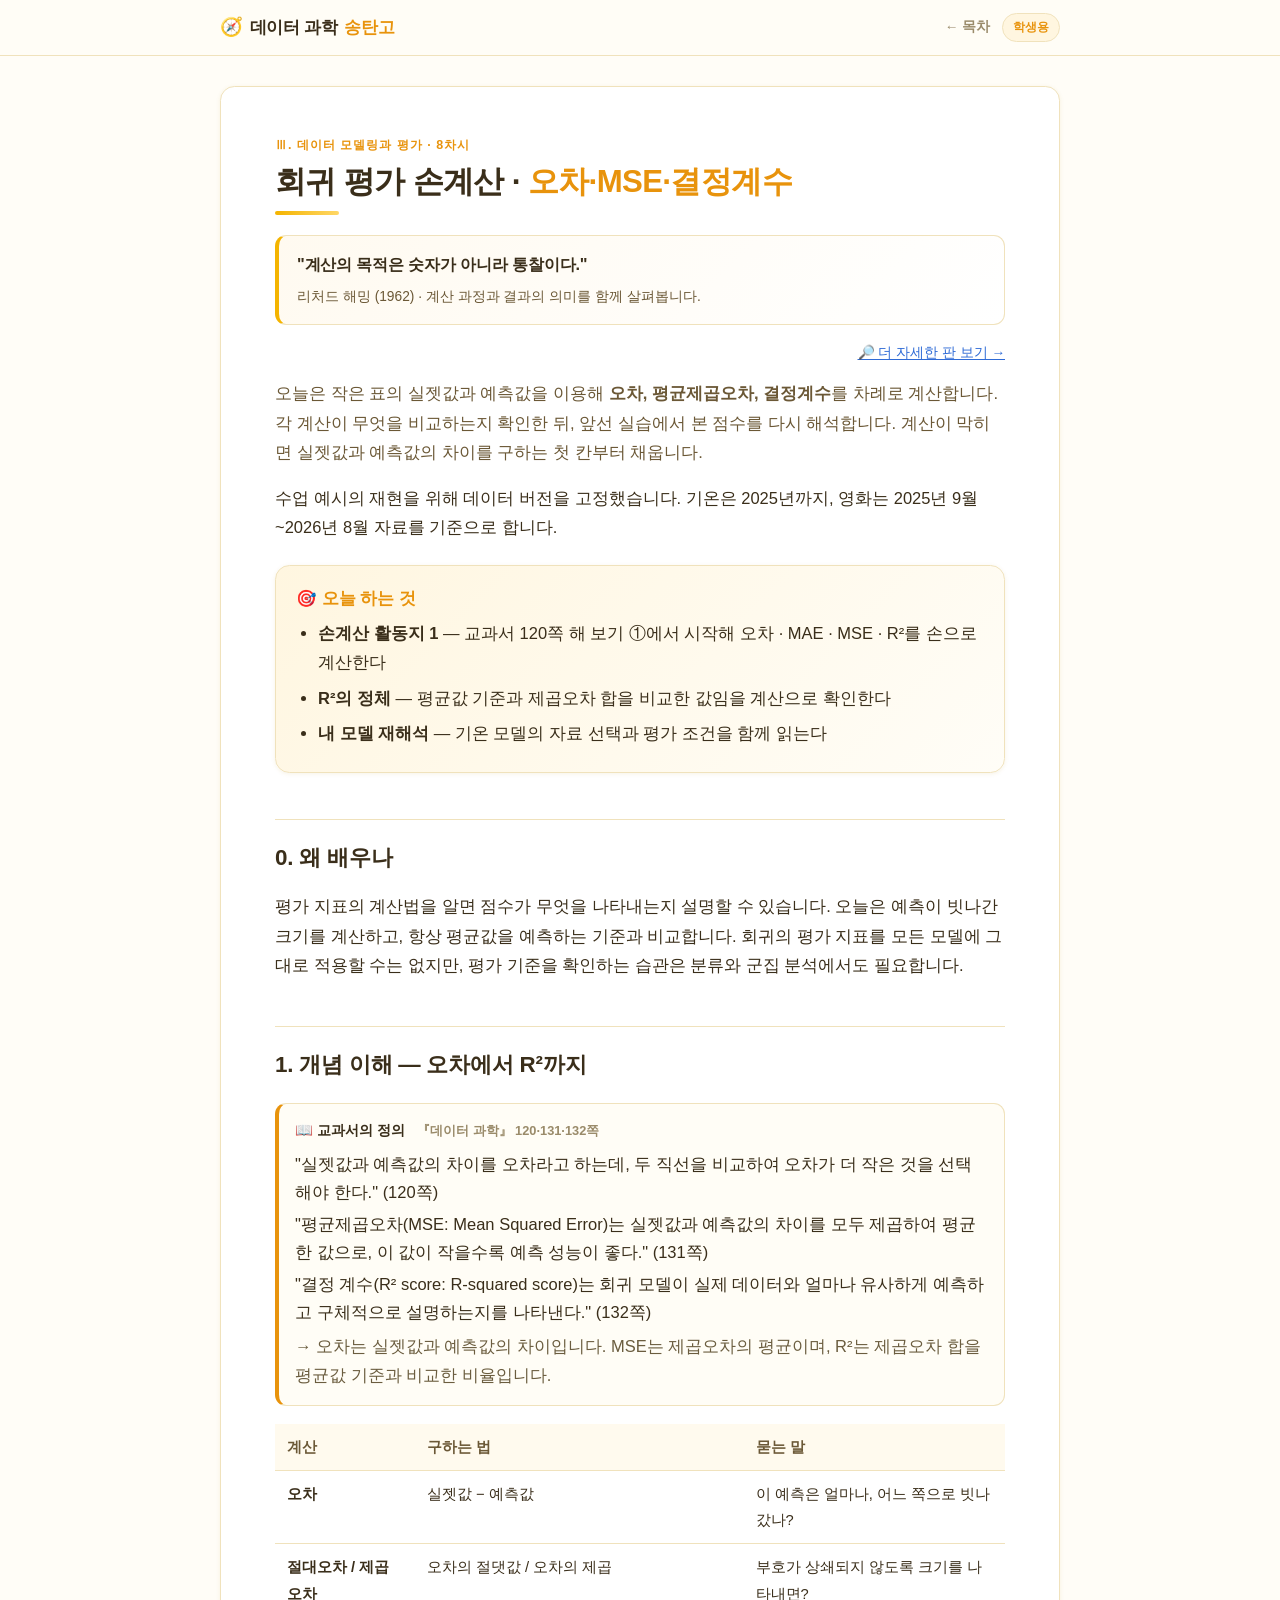
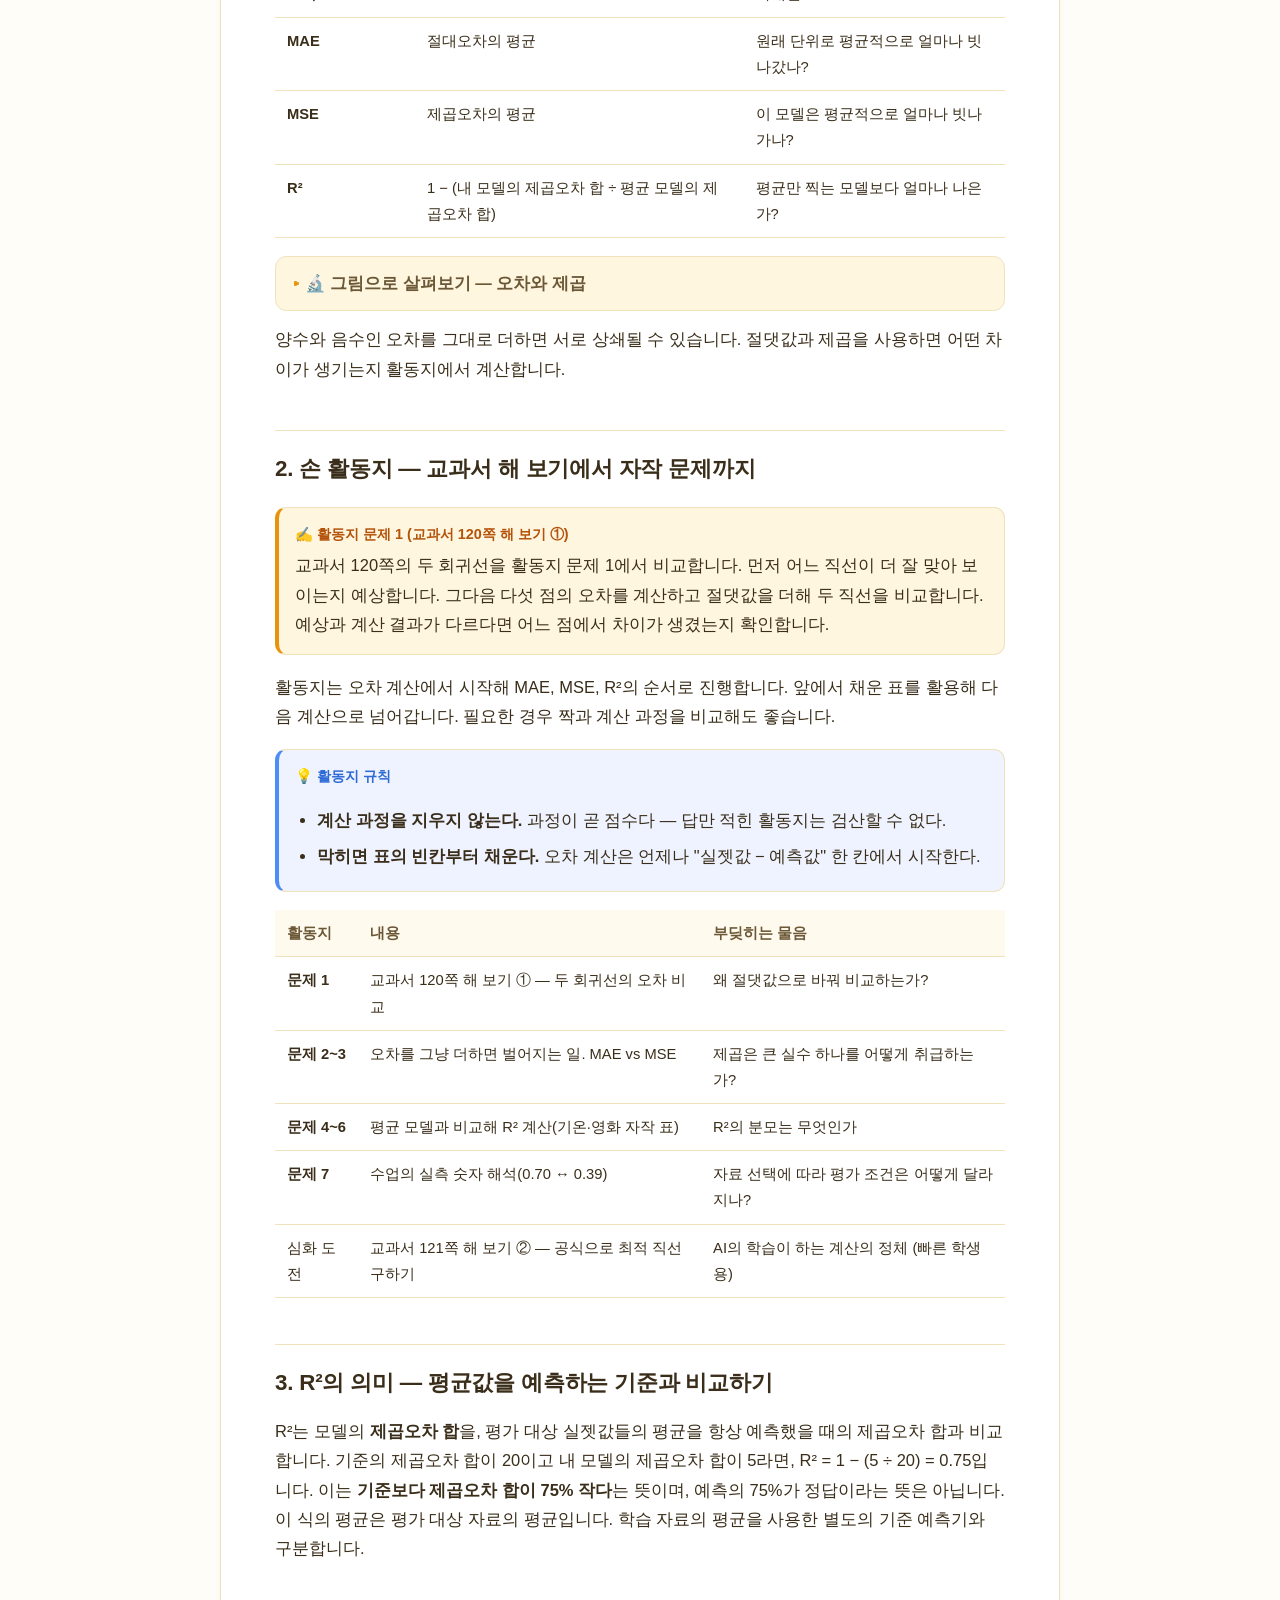
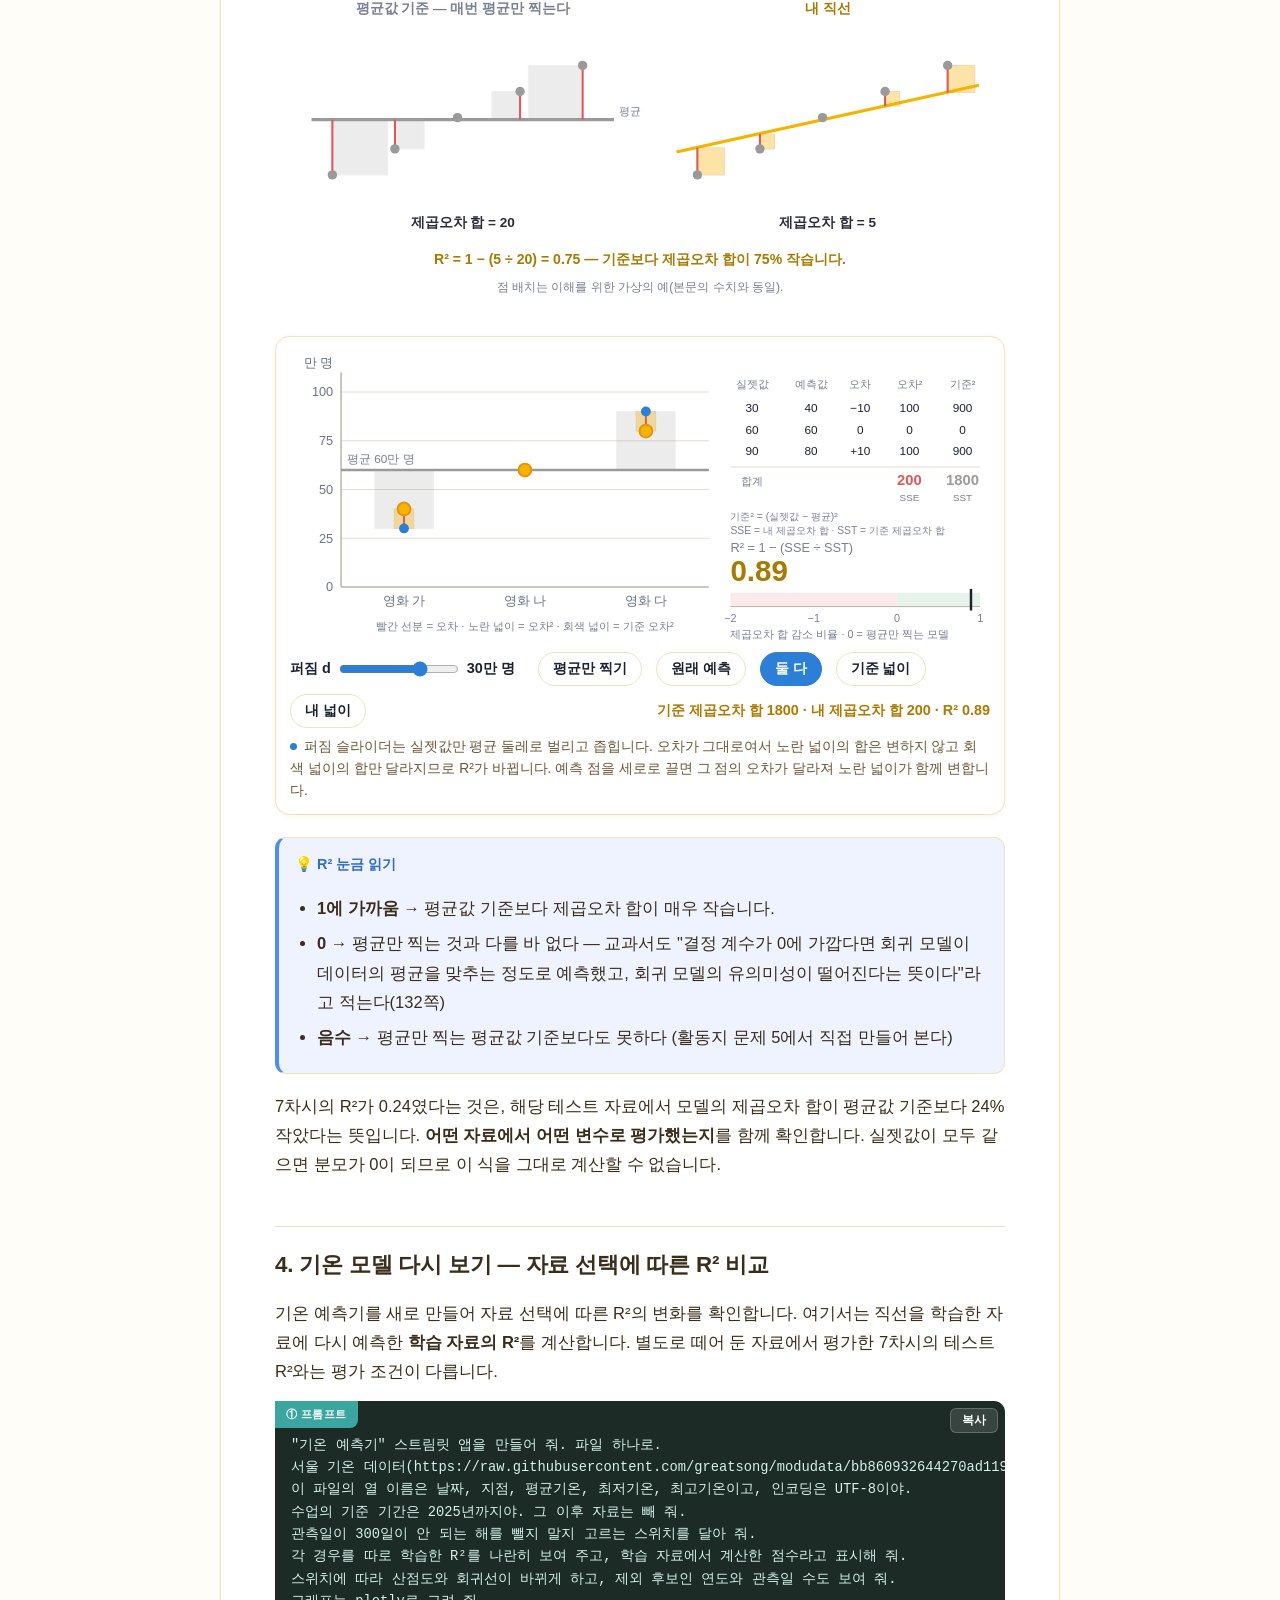
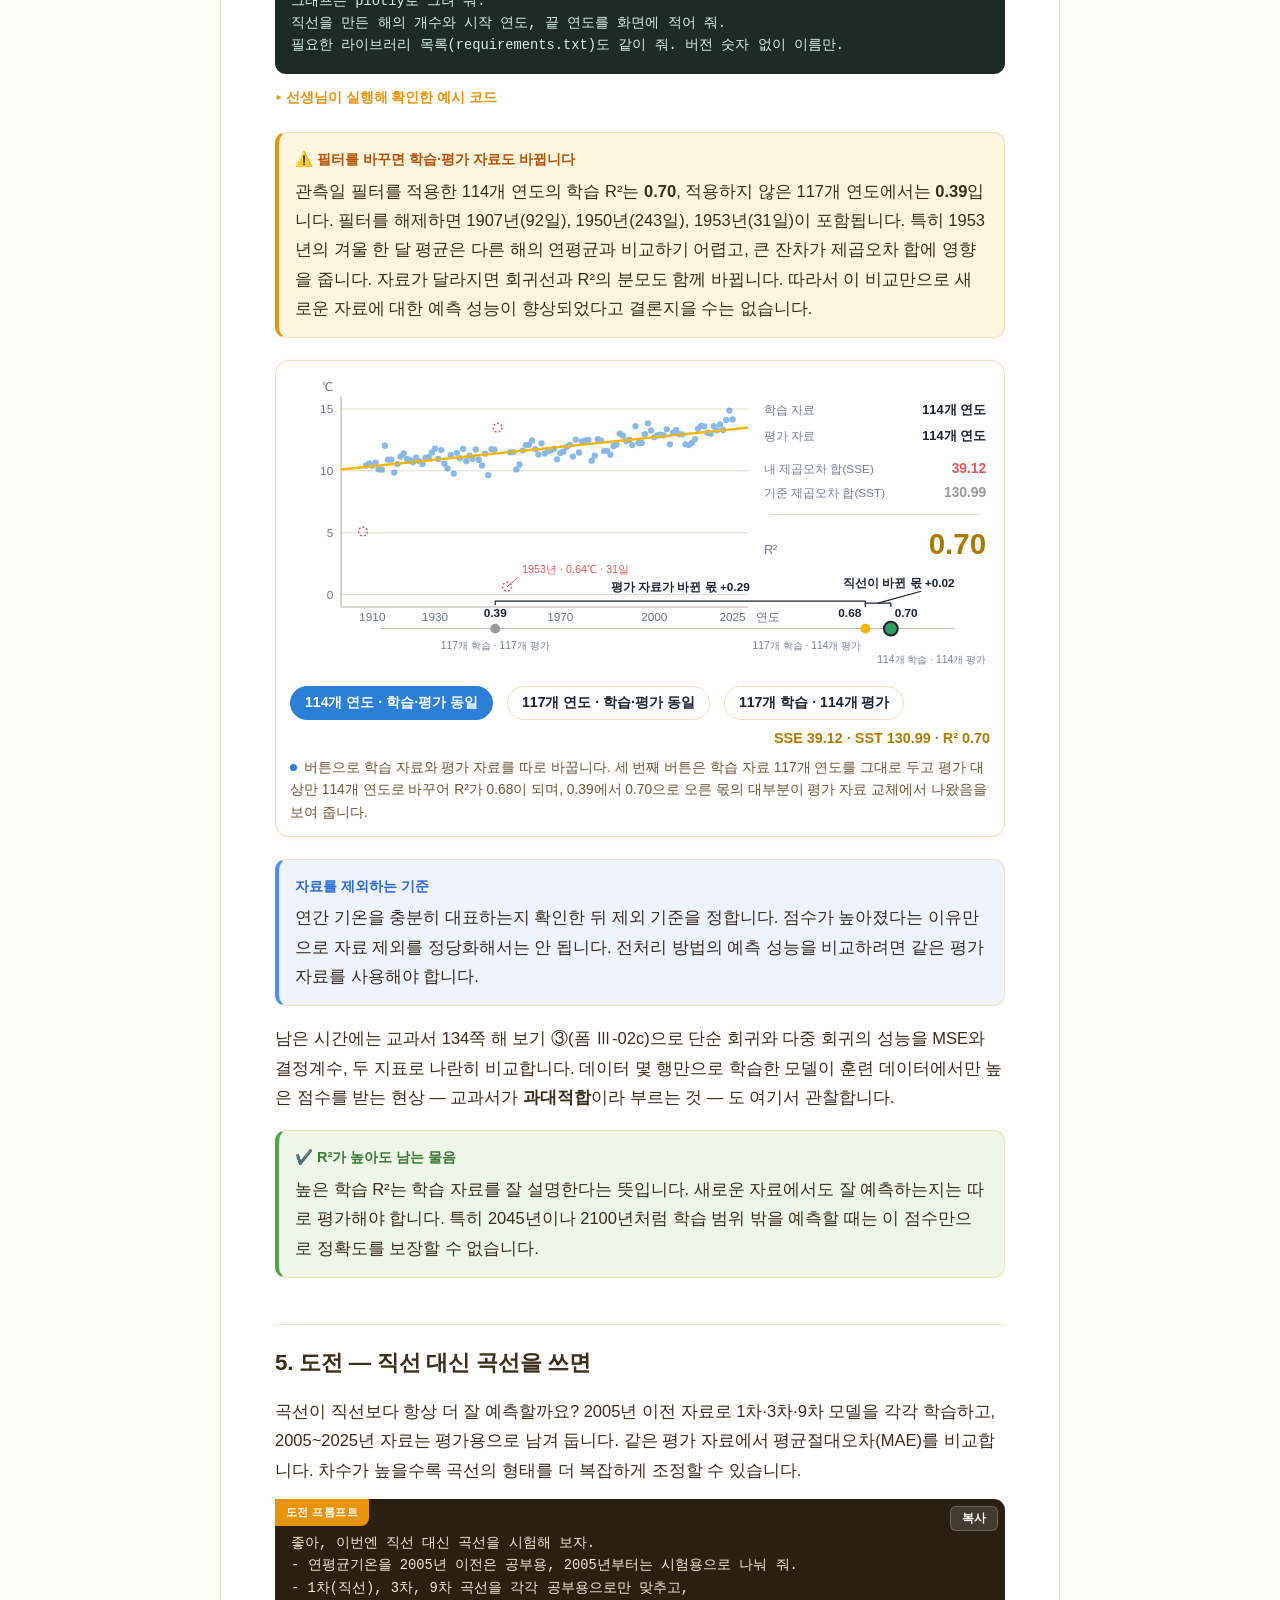
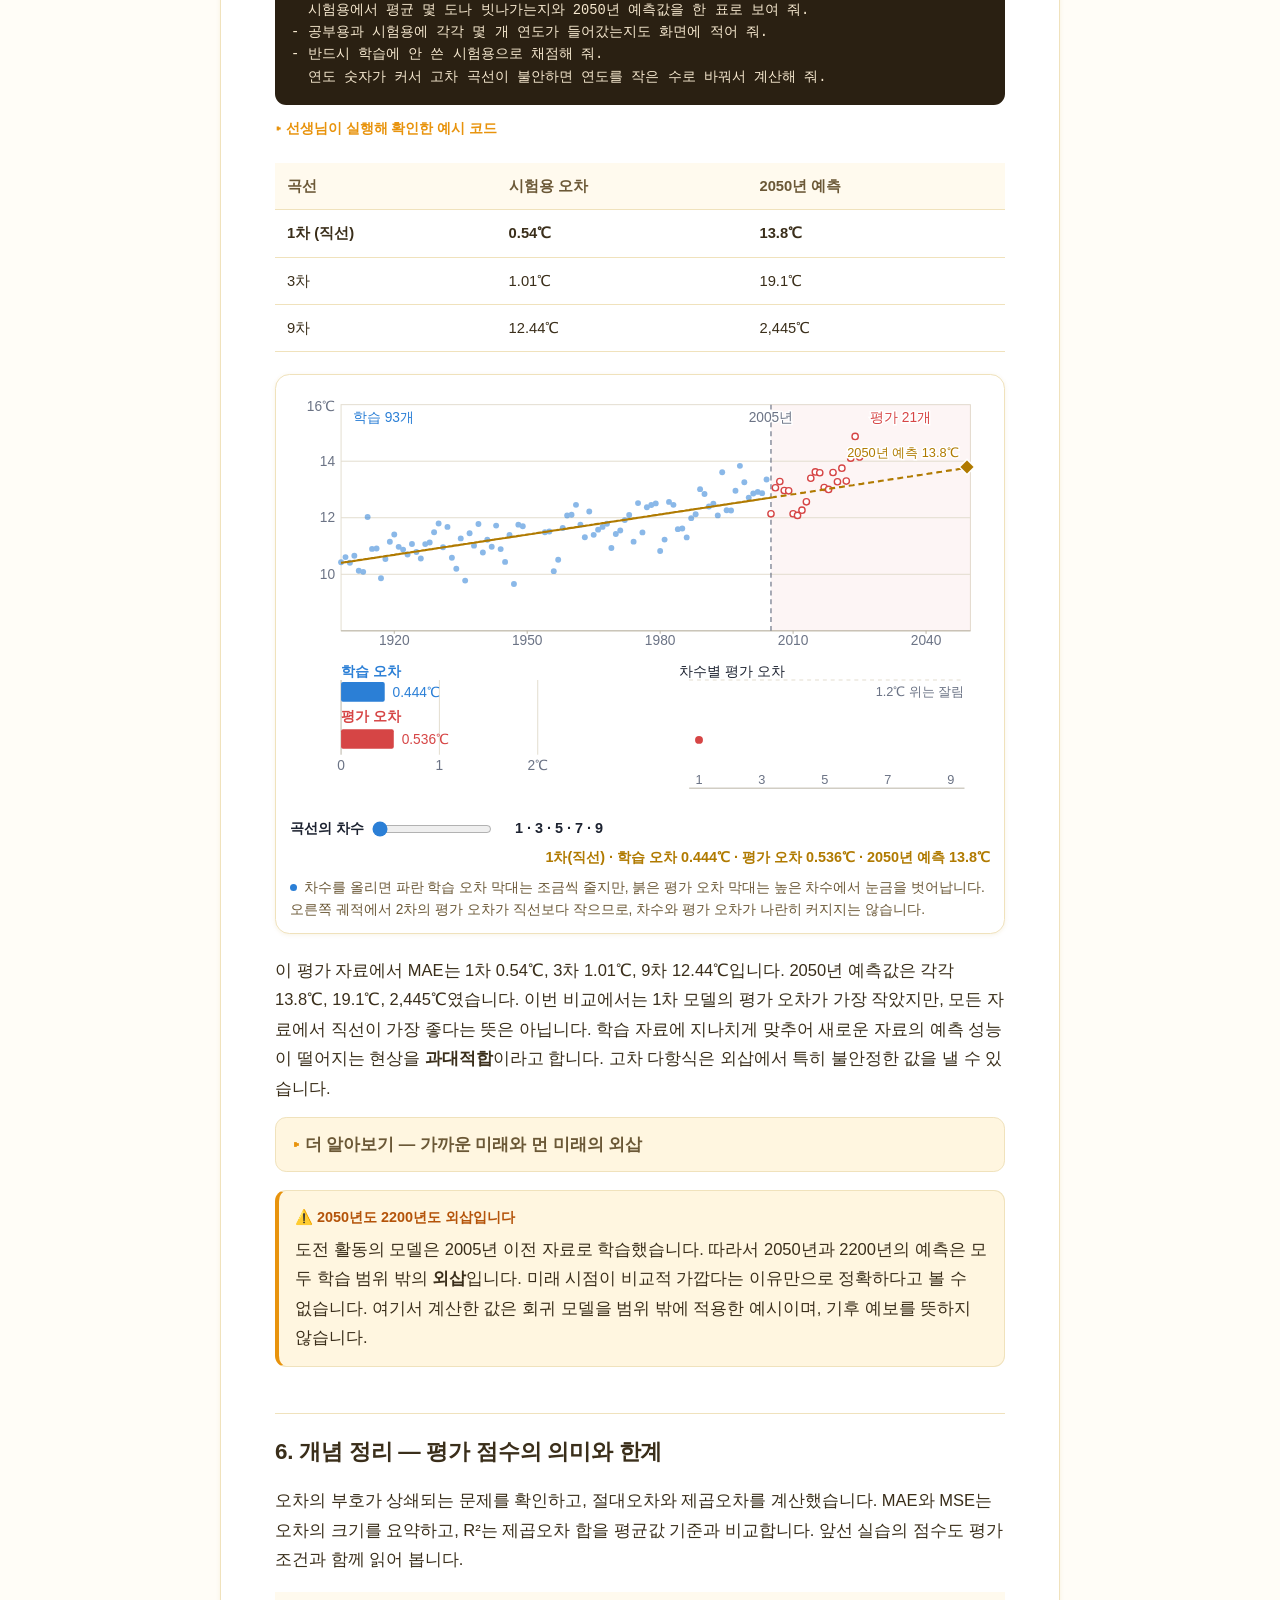
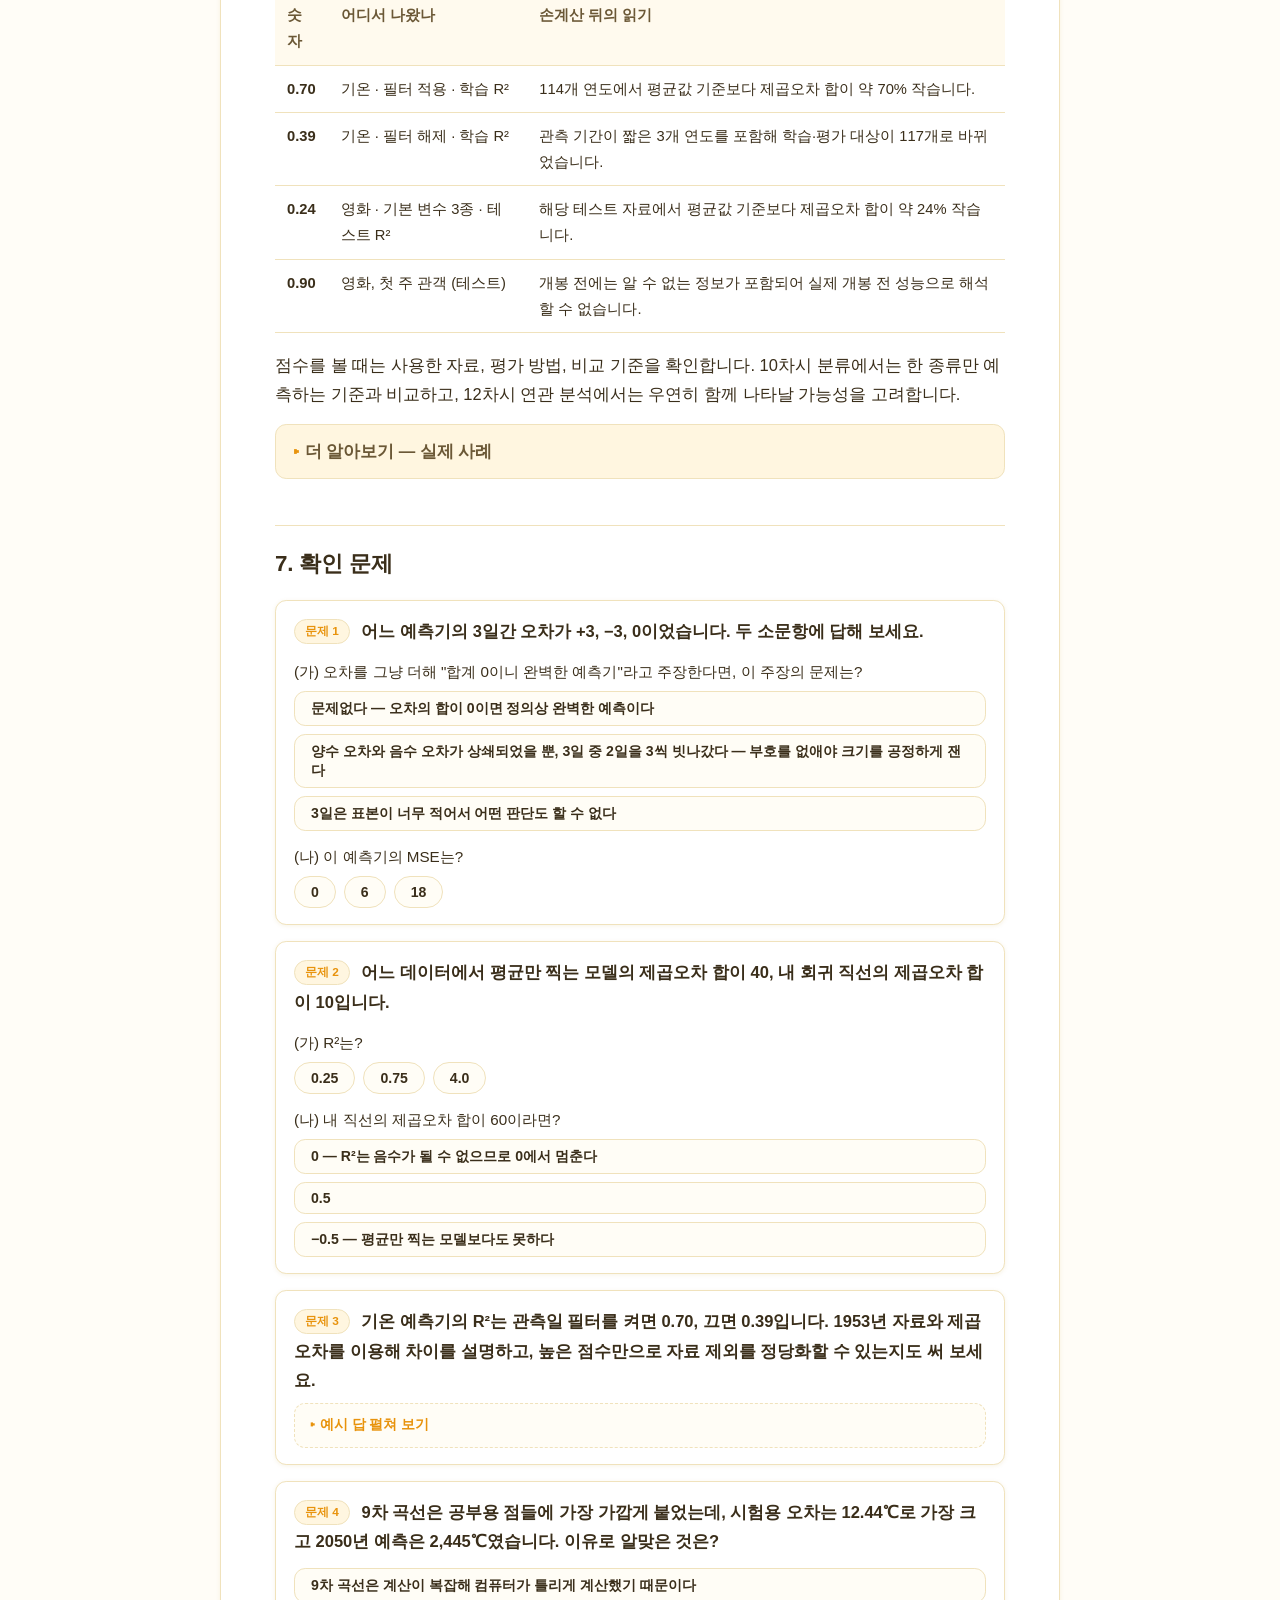
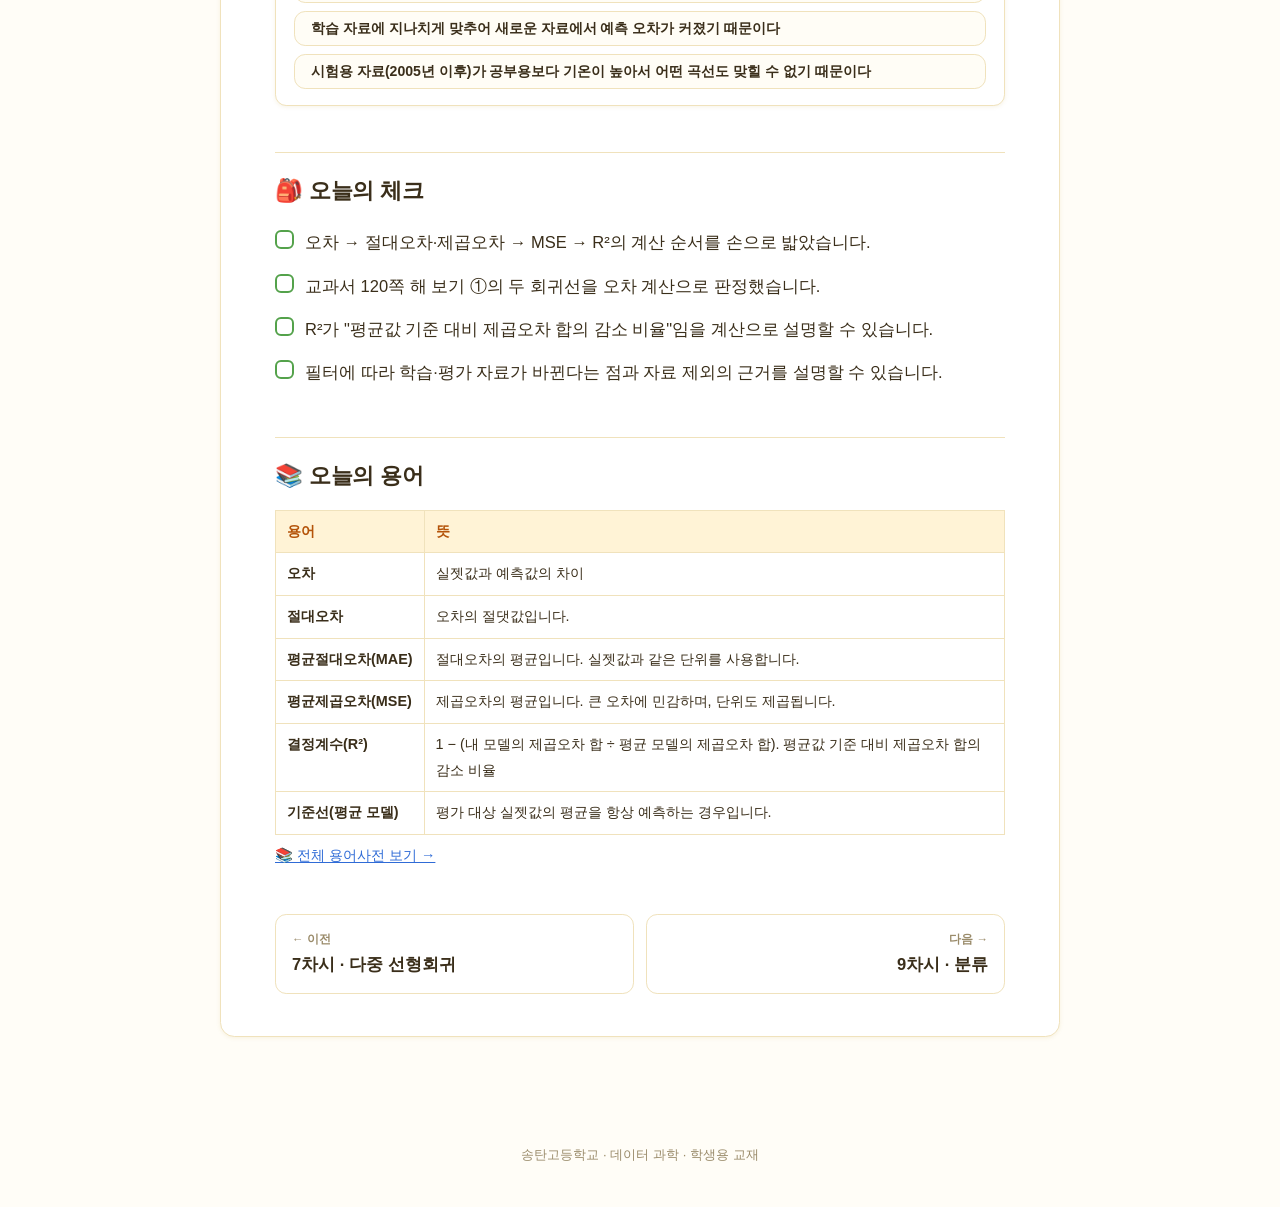
<file: lesson08.html>
<!DOCTYPE html>
<html lang="ko">
<head>
<meta charset="utf-8">
<meta name="viewport" content="width=device-width, initial-scale=1">
<title>8차시 · 회귀 평가 손계산 — 오차·MSE·결정계수 · 데이터 과학 송탄고</title>
<link rel="stylesheet" href="assets/style.css?v=tb5">
<link rel="icon" href="data:image/svg+xml,<svg xmlns=%22http://www.w3.org/2000/svg%22 viewBox=%220 0 100 100%22><text y=%22.9em%22 font-size=%2290%22>🧭</text></svg>">
<script src="assets/release.js"></script>
<script src="assets/gate.js"></script>
</head>
<body>
<div class="topbar"><div class="inner">
  <a class="brand" href="index.html"><span class="chick">🧭</span> 데이터 과학 <span class="a">송탄고</span></a>
  <span class="spacer"></span>
  <a class="home" href="index.html">← 목차</a>
  <span class="badge">학생용</span>
</div></div>

<div class="wrap">
<main>
  <span class="eyebrow">Ⅲ. 데이터 모델링과 평가 · 8차시</span>
  <h1>회귀 평가 손계산 · <span class="a">오차·MSE·결정계수</span></h1>
  <div class="under"></div>

  <div class="quote">
    <div class="q">"계산의 목적은 숫자가 아니라 통찰이다."</div>
    <span class="by">리처드 해밍 (1962) · 계산 과정과 결과의 의미를 함께 살펴봅니다.</span>
  </div>
  <p style="text-align:right;font-size:.85rem;margin:-4px 0 14px"><a href="lesson08-deep.html">🔎 더 자세한 판 보기 →</a></p>

  <p class="lead">오늘은 작은 표의 실젯값과 예측값을 이용해 <b>오차, 평균제곱오차, 결정계수</b>를 차례로 계산합니다. 각 계산이 무엇을 비교하는지 확인한 뒤, 앞선 실습에서 본 점수를 다시 해석합니다. 계산이 막히면 실젯값과 예측값의 차이를 구하는 첫 칸부터 채웁니다.</p>

  <p class="mini">수업 예시의 재현을 위해 데이터 버전을 고정했습니다. 기온은 2025년까지, 영화는 2025년 9월~2026년 8월 자료를 기준으로 합니다.</p>

  <div class="make-banner">
    <div class="t">🎯 오늘 하는 것</div>
    <ul>
      <li><b>손계산 활동지 1</b> — 교과서 120쪽 해 보기 ①에서 시작해 오차 · MAE · MSE · R²를 손으로 계산한다</li>
      <li><b>R²의 정체</b> — 평균값 기준과 제곱오차 합을 비교한 값임을 계산으로 확인한다</li>
      <li><b>내 모델 재해석</b> — 기온 모델의 자료 선택과 평가 조건을 함께 읽는다</li>
    </ul>
  </div>

  <h2>0. 왜 배우나</h2>
  <p>평가 지표의 계산법을 알면 점수가 무엇을 나타내는지 설명할 수 있습니다. 오늘은 예측이 빗나간 크기를 계산하고, 항상 평균값을 예측하는 기준과 비교합니다. 회귀의 평가 지표를 모든 모델에 그대로 적용할 수는 없지만, 평가 기준을 확인하는 습관은 분류와 군집 분석에서도 필요합니다.</p>

  <h2>1. 개념 이해 — 오차에서 R²까지</h2>
  <div class="tbquote">
    <div class="h">📖 교과서의 정의 <span class="src">『데이터 과학』 120·131·132쪽</span></div>
    <p class="q">"실젯값과 예측값의 차이를 오차라고 하는데, 두 직선을 비교하여 오차가 더 작은 것을 선택해야 한다." <span class="src">(120쪽)</span></p>
    <p class="q">"평균제곱오차(MSE: Mean Squared Error)는 실젯값과 예측값의 차이를 모두 제곱하여 평균한 값으로, 이 값이 작을수록 예측 성능이 좋다." <span class="src">(131쪽)</span></p>
    <p class="q">"결정 계수(R² score: R-squared score)는 회귀 모델이 실제 데이터와 얼마나 유사하게 예측하고 구체적으로 설명하는지를 나타낸다." <span class="src">(132쪽)</span></p>
    <p class="t">→ 오차는 실젯값과 예측값의 차이입니다. MSE는 제곱오차의 평균이며, R²는 제곱오차 합을 평균값 기준과 비교한 비율입니다.</p>
  </div>
  <table class="daymap">
    <thead><tr><th>계산</th><th>구하는 법</th><th>묻는 말</th></tr></thead>
    <tbody>
      <tr><td><b>오차</b></td><td>실젯값 − 예측값</td><td>이 예측은 얼마나, 어느 쪽으로 빗나갔나?</td></tr>
      <tr><td><b>절대오차 / 제곱오차</b></td><td>오차의 절댓값 / 오차의 제곱</td><td>부호가 상쇄되지 않도록 크기를 나타내면?</td></tr>
      <tr><td><b>MAE</b></td><td>절대오차의 평균</td><td>원래 단위로 평균적으로 얼마나 빗나갔나?</td></tr>
      <tr><td><b>MSE</b></td><td>제곱오차의 평균</td><td>이 모델은 평균적으로 얼마나 빗나가나?</td></tr>
      <tr><td><b>R²</b></td><td>1 − (내 모델의 제곱오차 합 ÷ 평균 모델의 제곱오차 합)</td><td>평균만 찍는 모델보다 얼마나 나은가?</td></tr>
    </tbody>
  </table>
  <details class="glossary">
    <summary>🔬 그림으로 살펴보기 — 오차와 제곱</summary>
    <div class="gin">
  <div style="overflow-x:auto;margin:18px 0">
    <svg viewBox="0 0 680 310" style="min-width:560px" xmlns="http://www.w3.org/2000/svg" role="img" aria-label="점과 회귀 직선 사이의 세로 거리가 오차이고, 그 거리를 한 변으로 하는 정사각형이 제곱오차임을 나타낸 그림. 오른쪽에는 오차에서 결정계수까지 이어지는 네 단계 계단이 있다">
      <defs>
        <marker id="arStep9" markerWidth="10" markerHeight="10" refX="8" refY="5" orient="auto"><path d="M0,0 L10,5 L0,10 z" fill="#e8930c"/></marker>
      </defs>
      <!-- 좌측: 좌표평면 -->
      <line x1="36" y1="20" x2="36" y2="260" stroke="#f0e2bc" stroke-width="2"/>
      <line x1="36" y1="260" x2="400" y2="260" stroke="#f0e2bc" stroke-width="2"/>
      <!-- 골드 회귀선: y = 230 − 0.5(x − 50) -->
      <line x1="50" y1="230" x2="390" y2="60" stroke="#f4b400" stroke-width="3"/>
      <!-- 점 1: 직선 위쪽 — 짧은 오차와 작은 정사각형 -->
      <rect x="110" y="180" width="20" height="20" fill="#e45756" opacity="0.18" stroke="#e45756" stroke-width="1"/>
      <line x1="110" y1="180" x2="110" y2="200" stroke="#e45756" stroke-width="2.5"/>
      <circle cx="110" cy="180" r="5" fill="#9a9a9a"/>
      <!-- 점 2: 직선 아래쪽 — 오차 라벨 -->
      <line x1="200" y1="155" x2="200" y2="190" stroke="#e45756" stroke-width="2.5"/>
      <circle cx="200" cy="190" r="5" fill="#9a9a9a"/>
      <text x="210" y="176" font-size="12" font-weight="800" fill="#e45756">오차 = 실젯값 − 예측값</text>
      <!-- 점 3: 직선에서 먼 점 — 큰 정사각형 -->
      <rect x="310" y="100" width="90" height="90" fill="#e45756" opacity="0.18" stroke="#e45756" stroke-width="1"/>
      <line x1="310" y1="100" x2="310" y2="190" stroke="#e45756" stroke-width="2.5"/>
      <circle cx="310" cy="190" r="5" fill="#9a9a9a"/>
      <text x="355" y="212" text-anchor="middle" font-size="11.5" font-weight="800" fill="#e45756">제곱오차 — 큰 오차일수록 훨씬 커진다</text>
      <!-- 우측: 네 단계 계단 -->
      <rect x="440" y="36" width="220" height="36" rx="9" fill="#fffdf6" stroke="#f0e2bc"/>
      <text x="550" y="59" text-anchor="middle" font-size="12.5" font-weight="800" fill="#2b2d3a">오차 — 부호 있는 거리</text>
      <line x1="550" y1="72" x2="550" y2="90" stroke="#e8930c" stroke-width="2" marker-end="url(#arStep9)"/>
      <rect x="440" y="96" width="220" height="36" rx="9" fill="#fffdf6" stroke="#f0e2bc"/>
      <text x="550" y="119" text-anchor="middle" font-size="12.5" font-weight="800" fill="#2b2d3a">|오차| · 오차² — 부호 제거</text>
      <line x1="550" y1="132" x2="550" y2="150" stroke="#e8930c" stroke-width="2" marker-end="url(#arStep9)"/>
      <rect x="440" y="156" width="220" height="36" rx="9" fill="#fffdf6" stroke="#f0e2bc"/>
      <text x="550" y="179" text-anchor="middle" font-size="12.5" font-weight="800" fill="#2b2d3a">MSE — 제곱오차의 평균</text>
      <line x1="550" y1="192" x2="550" y2="210" stroke="#e8930c" stroke-width="2" marker-end="url(#arStep9)"/>
      <rect x="440" y="216" width="220" height="36" rx="9" fill="#fdeeba" stroke="#f4b400"/>
      <text x="550" y="239" text-anchor="middle" font-size="12.5" font-weight="800" fill="#5a4300">R² — 평균값 기준과 비교하기</text>
      <!-- 캡션 -->
      <text x="340" y="296" text-anchor="middle" font-size="12.5" fill="#7a7f95">오늘 활동지의 계단 — 왼쪽 그림의 세로 거리 하나에서 시작한다.</text>
    </svg>
  </div>
    </div>
  </details>
  <p>양수와 음수인 오차를 그대로 더하면 서로 상쇄될 수 있습니다. 절댓값과 제곱을 사용하면 어떤 차이가 생기는지 활동지에서 계산합니다.</p>

  <h2>2. 손 활동지 — 교과서 해 보기에서 자작 문제까지</h2>
  <div class="callout warn">
    <div class="h">✍️ 활동지 문제 1 (교과서 120쪽 해 보기 ①)</div>
    <p>교과서 120쪽의 두 회귀선을 활동지 문제 1에서 비교합니다. 먼저 어느 직선이 더 잘 맞아 보이는지 예상합니다. 그다음 다섯 점의 오차를 계산하고 절댓값을 더해 두 직선을 비교합니다. 예상과 계산 결과가 다르다면 어느 점에서 차이가 생겼는지 확인합니다.</p>
  </div>
  <p>활동지는 오차 계산에서 시작해 MAE, MSE, R²의 순서로 진행합니다. 앞에서 채운 표를 활용해 다음 계산으로 넘어갑니다. 필요한 경우 짝과 계산 과정을 비교해도 좋습니다.</p>
  <div class="callout tip">
    <div class="h">💡 활동지 규칙</div>
    <ul>
      <li><b>계산 과정을 지우지 않는다.</b> 과정이 곧 점수다 — 답만 적힌 활동지는 검산할 수 없다.</li>
      <li><b>막히면 표의 빈칸부터 채운다.</b> 오차 계산은 언제나 "실젯값 − 예측값" 한 칸에서 시작한다.</li>
    </ul>
  </div>
  <table class="daymap">
    <thead><tr><th>활동지</th><th>내용</th><th>부딪히는 물음</th></tr></thead>
    <tbody>
      <tr><td><b>문제 1</b></td><td>교과서 120쪽 해 보기 ① — 두 회귀선의 오차 비교</td><td>왜 절댓값으로 바꿔 비교하는가?</td></tr>
      <tr><td><b>문제 2~3</b></td><td>오차를 그냥 더하면 벌어지는 일. MAE vs MSE</td><td>제곱은 큰 실수 하나를 어떻게 취급하는가?</td></tr>
      <tr><td><b>문제 4~6</b></td><td>평균 모델과 비교해 R² 계산(기온·영화 자작 표)</td><td>R²의 분모는 무엇인가</td></tr>
      <tr><td><b>문제 7</b></td><td>수업의 실측 숫자 해석(0.70 ↔ 0.39)</td><td>자료 선택에 따라 평가 조건은 어떻게 달라지나?</td></tr>
      <tr><td>심화 도전</td><td>교과서 121쪽 해 보기 ② — 공식으로 최적 직선 구하기</td><td>AI의 학습이 하는 계산의 정체 (빠른 학생용)</td></tr>
    </tbody>
  </table>

  <h2>3. R²의 의미 — 평균값을 예측하는 기준과 비교하기</h2>
  <p>R²는 모델의 <b>제곱오차 합</b>을, 평가 대상 실젯값들의 평균을 항상 예측했을 때의 제곱오차 합과 비교합니다. 기준의 제곱오차 합이 20이고 내 모델의 제곱오차 합이 5라면, R² = 1 − (5 ÷ 20) = 0.75입니다. 이는 <b>기준보다 제곱오차 합이 75% 작다</b>는 뜻이며, 예측의 75%가 정답이라는 뜻은 아닙니다. 이 식의 평균은 평가 대상 자료의 평균입니다. 학습 자료의 평균을 사용한 별도의 기준 예측기와 구분합니다.</p>
  <div style="overflow-x:auto;margin:18px 0">
    <svg viewBox="0 0 700 310" style="min-width:600px" xmlns="http://www.w3.org/2000/svg" role="img" aria-label="같은 점 다섯 개를 두고, 평균 수평선을 쓰는 평균값 기준과 내 회귀 직선의 제곱오차 넓이를 비교한 그림. 평균값 기준의 정사각형은 크고 내 직선의 정사각형은 작다">
      <!-- 좌 패널: 평균값 기준 -->
      <text x="180" y="30" text-anchor="middle" font-size="13" font-weight="800" fill="#7a7f95">평균값 기준 — 매번 평균만 찍는다</text>
      <line x1="35" y1="132" x2="325" y2="132" stroke="#9a9a9a" stroke-width="3"/>
      <text x="330" y="128" font-size="11" fill="#7a7f95">평균</text>
      <!-- 점 1 (55,185) 오차 53 -->
      <rect x="55" y="132" width="53" height="53" fill="#9a9a9a" opacity="0.18" stroke="#aaaaaa" stroke-width="1"/>
      <line x1="55" y1="132" x2="55" y2="185" stroke="#e45756" stroke-width="2"/>
      <circle cx="55" cy="185" r="4.5" fill="#9a9a9a"/>
      <!-- 점 2 (115,160) 오차 28 -->
      <rect x="115" y="132" width="28" height="28" fill="#9a9a9a" opacity="0.18" stroke="#aaaaaa" stroke-width="1"/>
      <line x1="115" y1="132" x2="115" y2="160" stroke="#e45756" stroke-width="2"/>
      <circle cx="115" cy="160" r="4.5" fill="#9a9a9a"/>
      <!-- 점 3 (175,130) 오차 2 -->
      <rect x="175" y="130" width="2" height="2" fill="#9a9a9a" opacity="0.18" stroke="#aaaaaa" stroke-width="1"/>
      <line x1="175" y1="130" x2="175" y2="132" stroke="#e45756" stroke-width="2"/>
      <circle cx="175" cy="130" r="4.5" fill="#9a9a9a"/>
      <!-- 점 4 (235,105) 오차 27 — 정사각형은 왼쪽으로 -->
      <rect x="208" y="105" width="27" height="27" fill="#9a9a9a" opacity="0.18" stroke="#aaaaaa" stroke-width="1"/>
      <line x1="235" y1="105" x2="235" y2="132" stroke="#e45756" stroke-width="2"/>
      <circle cx="235" cy="105" r="4.5" fill="#9a9a9a"/>
      <!-- 점 5 (295,80) 오차 52 — 정사각형은 왼쪽으로 -->
      <rect x="243" y="80" width="52" height="52" fill="#9a9a9a" opacity="0.18" stroke="#aaaaaa" stroke-width="1"/>
      <line x1="295" y1="80" x2="295" y2="132" stroke="#e45756" stroke-width="2"/>
      <circle cx="295" cy="80" r="4.5" fill="#9a9a9a"/>
      <text x="180" y="235" text-anchor="middle" font-size="13" font-weight="800" fill="#2b2d3a">제곱오차 합 = 20</text>
      <!-- 우 패널: 내 직선 -->
      <text x="530" y="30" text-anchor="middle" font-size="13" font-weight="800" fill="#a97a00">내 직선</text>
      <line x1="385" y1="163" x2="675" y2="99" stroke="#f4b400" stroke-width="3"/>
      <!-- 같은 위치의 점 5개 — 오차 길이가 절반으로 줄어, 정사각형 넓이는 4분의 1 (20 대 5) -->
      <rect x="405" y="159" width="26" height="26" fill="#f4b400" opacity="0.35" stroke="#e8930c" stroke-width="1"/>
      <line x1="405" y1="159" x2="405" y2="185" stroke="#e45756" stroke-width="2"/>
      <circle cx="405" cy="185" r="4.5" fill="#9a9a9a"/>
      <rect x="465" y="146" width="14" height="14" fill="#f4b400" opacity="0.35" stroke="#e8930c" stroke-width="1"/>
      <line x1="465" y1="146" x2="465" y2="160" stroke="#e45756" stroke-width="2"/>
      <circle cx="465" cy="160" r="4.5" fill="#9a9a9a"/>
      <rect x="525" y="130" width="2" height="2" fill="#f4b400" opacity="0.35" stroke="#e8930c" stroke-width="1"/>
      <line x1="525" y1="130" x2="525" y2="132" stroke="#e45756" stroke-width="2"/>
      <circle cx="525" cy="130" r="4.5" fill="#9a9a9a"/>
      <rect x="585" y="105" width="14" height="14" fill="#f4b400" opacity="0.35" stroke="#e8930c" stroke-width="1"/>
      <line x1="585" y1="105" x2="585" y2="119" stroke="#e45756" stroke-width="2"/>
      <circle cx="585" cy="105" r="4.5" fill="#9a9a9a"/>
      <rect x="645" y="80" width="26" height="26" fill="#f4b400" opacity="0.35" stroke="#e8930c" stroke-width="1"/>
      <line x1="645" y1="80" x2="645" y2="106" stroke="#e45756" stroke-width="2"/>
      <circle cx="645" cy="80" r="4.5" fill="#9a9a9a"/>
      <text x="530" y="235" text-anchor="middle" font-size="13" font-weight="800" fill="#2b2d3a">제곱오차 합 = 5</text>
      <!-- 중앙 식과 캡션 -->
      <text x="350" y="270" text-anchor="middle" font-size="13.5" font-weight="800" fill="#a97a00">R² = 1 − (5 ÷ 20) = 0.75 — 기준보다 제곱오차 합이 75% 작습니다.</text>
      <text x="350" y="296" text-anchor="middle" font-size="11.5" fill="#7a7f95">점 배치는 이해를 위한 가상의 예(본문의 수치와 동일).</text>
    </svg>
  </div>
  <figure class="interactive" data-fig="r2denom">
    <div class="widget" data-w="r2denom">
  <svg viewBox="0 0 720 300" xmlns="http://www.w3.org/2000/svg" role="img" aria-label="실젯값 세 개의 퍼짐과 예측값을 따로 움직여 기준 제곱오차 합과 내 제곱오차 합의 비율이 어떻게 바뀌는지 보이는 그림">
    <!-- 좌 · 좌표평면 격자와 축 -->
    <line x1="56" y1="194.5" x2="430" y2="194.5" stroke="#e3ddcf" stroke-width="1"/>
    <line x1="56" y1="144.9" x2="430" y2="144.9" stroke="#e3ddcf" stroke-width="1"/>
    <line x1="56" y1="95.4" x2="430" y2="95.4" stroke="#e3ddcf" stroke-width="1"/>
    <line x1="56" y1="45.8" x2="430" y2="45.8" stroke="#e3ddcf" stroke-width="1"/>
    <line x1="56" y1="244" x2="430" y2="244" stroke="#b9b3a5" stroke-width="1.5"/>
    <line x1="56" y1="26" x2="56" y2="244" stroke="#b9b3a5" stroke-width="1.5"/>
    <text x="48" y="20" text-anchor="end" font-size="13" fill="#6b7385">만 명</text>
    <text x="48" y="50.3" text-anchor="end" font-size="13" fill="#6b7385">100</text>
    <text x="48" y="99.9" text-anchor="end" font-size="13" fill="#6b7385">75</text>
    <text x="48" y="149.4" text-anchor="end" font-size="13" fill="#6b7385">50</text>
    <text x="48" y="199" text-anchor="end" font-size="13" fill="#6b7385">25</text>
    <text x="48" y="248.5" text-anchor="end" font-size="13" fill="#6b7385">0</text>
    <text x="120" y="262" text-anchor="middle" font-size="13" fill="#6b7385">영화 가</text>
    <text x="243" y="262" text-anchor="middle" font-size="13" fill="#6b7385">영화 나</text>
    <text x="366" y="262" text-anchor="middle" font-size="13" fill="#6b7385">영화 다</text>
    <!-- 넓이 · 오차 · 점 -->
    <g data-dyn="base"></g>
    <g data-dyn="mine"></g>
    <!-- 평균 수평선 -->
    <line data-dyn="mean" x1="56" y1="125.1" x2="430" y2="125.1" stroke="#9a9a9a" stroke-width="2.5"/>
    <g data-dyn="errs"></g>
    <g data-dyn="dots"></g>
    <text data-t="mean" x="62" y="118.1" font-size="12" fill="#7a7f95" stroke="#ffffff" stroke-width="3.5" stroke-linejoin="round" paint-order="stroke">평균 60만 명</text>
    <!-- 예측 점 조작 영역 -->
    <rect class="hit" x="105" y="154.7" width="30" height="20" fill="transparent" tabindex="0" role="slider" aria-label="영화 가의 예측값" aria-valuemin="0" aria-valuemax="110" aria-valuenow="40" style="touch-action:none;cursor:ns-resize"/>
    <rect class="hit" x="228" y="115.1" width="30" height="20" fill="transparent" tabindex="0" role="slider" aria-label="영화 나의 예측값" aria-valuemin="0" aria-valuemax="110" aria-valuenow="60" style="touch-action:none;cursor:ns-resize"/>
    <rect class="hit" x="351" y="75.5" width="30" height="20" fill="transparent" tabindex="0" role="slider" aria-label="영화 다의 예측값" aria-valuemin="0" aria-valuemax="110" aria-valuenow="80" style="touch-action:none;cursor:ns-resize"/>
    <text x="243" y="288" text-anchor="middle" font-size="11.5" fill="#7a7f95">빨간 선분 = 오차 · 노란 넓이 = 오차² · 회색 넓이 = 기준 오차²</text>
    <!-- 우 · 계산표 -->
    <text x="474" y="42" text-anchor="middle" font-size="11" fill="#7a7f95">실젯값</text>
    <text x="534" y="42" text-anchor="middle" font-size="11" fill="#7a7f95">예측값</text>
    <text x="584" y="42" text-anchor="middle" font-size="11" fill="#7a7f95">오차</text>
    <text x="634" y="42" text-anchor="middle" font-size="11" fill="#7a7f95">오차²</text>
    <text x="688" y="42" text-anchor="middle" font-size="11" fill="#7a7f95">기준²</text>
    <g data-dyn="rows"></g>
    <line x1="452" y1="122" x2="706" y2="122" stroke="#e3ddcf" stroke-width="1"/>
    <text x="474" y="140" text-anchor="middle" font-size="11.5" fill="#7a7f95">합계</text>
    <text data-t="sse" x="634" y="140" text-anchor="middle" font-size="15" font-weight="700" fill="#e45756">200</text>
    <text data-t="sst" x="688" y="140" text-anchor="middle" font-size="15" font-weight="700" fill="#9a9a9a">1800</text>
    <text x="634" y="157" text-anchor="middle" font-size="10" fill="#7a7f95">SSE</text>
    <text x="688" y="157" text-anchor="middle" font-size="10" fill="#7a7f95">SST</text>
    <text x="452" y="176" font-size="10.5" fill="#7a7f95">기준² = (실젯값 − 평균)²</text>
    <text x="452" y="190" font-size="10.5" fill="#7a7f95">SSE = 내 제곱오차 합 · SST = 기준 제곱오차 합</text>
    <text x="452" y="208" font-size="13" fill="#7a7f95">R² = 1 − (SSE ÷ SST)</text>
    <text data-t="r2" x="452" y="238" font-size="30" font-weight="800" fill="#a97a00">0.89</text>
    <!-- R² 게이지 -->
    <rect x="452" y="250" width="169.3" height="14" fill="#e45756" opacity="0.12"/>
    <rect x="621.3" y="250" width="84.7" height="14" fill="#2f9e5f" opacity="0.12"/>
    <line x1="452" y1="264" x2="706" y2="264" stroke="#b9b3a5" stroke-width="1"/>
    <text x="452" y="280" text-anchor="middle" font-size="11" fill="#7a7f95">−2</text>
    <text x="536.7" y="280" text-anchor="middle" font-size="11" fill="#7a7f95">−1</text>
    <text x="621.3" y="280" text-anchor="middle" font-size="11" fill="#7a7f95">0</text>
    <text x="706" y="280" text-anchor="middle" font-size="11" fill="#7a7f95">1</text>
    <line class="ndl" x1="696.6" y1="246" x2="696.6" y2="268" stroke="#1c2230" stroke-width="2.5"/>
    <text x="452" y="296" font-size="11" fill="#7a7f95">제곱오차 합 감소 비율 · 0 = 평균만 찍는 모델</text>
  </svg>
  <div class="wctl">
    <label>퍼짐 d <input type="range" min="6" max="40" step="1" value="30" data-k="d" aria-label="실젯값의 퍼짐"> <span data-v="d">30만 명</span></label>
    <button class="wbtn" type="button" data-act="mean">평균만 찍기</button>
    <button class="wbtn" type="button" data-act="reset">원래 예측</button>
    <button class="wbtn on" type="button" data-act="area-both">둘 다</button>
    <button class="wbtn" type="button" data-act="area-base">기준 넓이</button>
    <button class="wbtn" type="button" data-act="area-mine">내 넓이</button>
    <span class="wout" data-t="out">기준 제곱오차 합 1800 · 내 제곱오차 합 200 · R² 0.89</span>
  </div>
</div>
    <figcaption>퍼짐 슬라이더는 실젯값만 평균 둘레로 벌리고 좁힙니다. 오차가 그대로여서 노란 넓이의 합은 변하지 않고 회색 넓이의 합만 달라지므로 R²가 바뀝니다. 예측 점을 세로로 끌면 그 점의 오차가 달라져 노란 넓이가 함께 변합니다.</figcaption>
  </figure>

  <div class="callout tip">
    <div class="h">💡 R² 눈금 읽기</div>
    <ul>
      <li><b>1에 가까움</b> → 평균값 기준보다 제곱오차 합이 매우 작습니다.</li>
      <li><b>0</b> → 평균만 찍는 것과 다를 바 없다 — 교과서도 "결정 계수가 0에 가깝다면 회귀 모델이 데이터의 평균을 맞추는 정도로 예측했고, 회귀 모델의 유의미성이 떨어진다는 뜻이다"라고 적는다(132쪽)</li>
      <li><b>음수</b> → 평균만 찍는 평균값 기준보다도 못하다 (활동지 문제 5에서 직접 만들어 본다)</li>
    </ul>
  </div>
  <p>7차시의 R²가 0.24였다는 것은, 해당 테스트 자료에서 모델의 제곱오차 합이 평균값 기준보다 24% 작았다는 뜻입니다. <b>어떤 자료에서 어떤 변수로 평가했는지</b>를 함께 확인합니다. 실젯값이 모두 같으면 분모가 0이 되므로 이 식을 그대로 계산할 수 없습니다.</p>

  <h2>4. 기온 모델 다시 보기 — 자료 선택에 따른 R² 비교</h2>
  <p>기온 예측기를 새로 만들어 자료 선택에 따른 R²의 변화를 확인합니다. 여기서는 직선을 학습한 자료에 다시 예측한 <b>학습 자료의 R²</b>를 계산합니다. 별도로 떼어 둔 자료에서 평가한 7차시의 테스트 R²와는 평가 조건이 다릅니다.</p>
  <div class="codewrap prompt"><span class="label">① 프롬프트</span><button class="copy-btn">복사</button><pre>"기온 예측기" 스트림릿 앱을 만들어 줘. 파일 하나로.
서울 기온 데이터(https://raw.githubusercontent.com/greatsong/modudata/bb860932644270ad1199f10d3e7670e30231bce4/data/seoul.csv)로 연도별 평균기온을 구해 줘.
이 파일의 열 이름은 날짜, 지점, 평균기온, 최저기온, 최고기온이고, 인코딩은 UTF-8이야.
수업의 기준 기간은 2025년까지야. 그 이후 자료는 빼 줘.
관측일이 300일이 안 되는 해를 뺄지 말지 고르는 스위치를 달아 줘.
각 경우를 따로 학습한 R²를 나란히 보여 주고, 학습 자료에서 계산한 점수라고 표시해 줘.
스위치에 따라 산점도와 회귀선이 바뀌게 하고, 제외 후보인 연도와 관측일 수도 보여 줘.
그래프는 plotly로 그려 줘.
직선을 만든 해의 개수와 시작 연도, 끝 연도를 화면에 적어 줘.
필요한 라이브러리 목록(requirements.txt)도 같이 줘. 버전 숫자 없이 이름만.</pre></div>
      <details class="sample"><summary>선생님이 실행해 확인한 예시 코드</summary><p class="mini">main.py와 requirements.txt, 두 파일로 저장합니다.</p><div class="codewrap code"><span class="label">main.py</span><pre># main.py — 관측일 필터를 켜고 끄며 R²가 어떻게 달라지는지 본다
import streamlit as st
import pandas as pd
import numpy as np
import plotly.express as px

DATA_URL = "https://raw.githubusercontent.com/greatsong/modudata/bb860932644270ad1199f10d3e7670e30231bce4/data/seoul.csv"


@st.cache_data
def load_all():
    df = pd.read_csv(DATA_URL)
    df["연도"] = pd.to_datetime(df["날짜"]).dt.year
    return df.groupby("연도")["평균기온"].agg(["mean", "count"]).reset_index()


def score(yearly):
    a, b = np.polyfit(yearly["연도"], yearly["mean"], 1)
    pred = a * yearly["연도"] + b
    ss_res = ((yearly["mean"] - pred) ** 2).sum()
    ss_tot = ((yearly["mean"] - yearly["mean"].mean()) ** 2).sum()
    return 1 - ss_res / ss_tot


all_years = load_all().dropna(subset=["mean"])
# 2026년 수업의 기준 기간은 2025년까지이다. 마지막 연도를 무조건 빼지 않는다.
all_years = all_years[all_years["연도"] &lt;= 2025]
on = st.toggle("관측일 300일 미만인 해를 뺀다", value=True)
used = all_years[all_years["count"] &gt;= 300] if on else all_years

c1, c2 = st.columns(2)
c1.metric("필터 적용 · 학습 R²", f"{score(all_years[all_years['count'] &gt;= 300]):.2f}")
c2.metric("필터 해제 · 학습 R²", f"{score(all_years):.2f}")
st.caption(f"지금 쓰는 해: {len(used)}개 · {int(used['연도'].min())}~{int(used['연도'].max())}년 · 뺀 해: {len(all_years) - len(used)}개")
a, b = np.polyfit(used["연도"], used["mean"], 1)
fig = px.scatter(used, x="연도", y="mean", labels={"mean": "연평균기온(℃)"})
fig.add_scatter(x=used["연도"], y=a * used["연도"] + b, mode="lines", name="회귀선")
st.plotly_chart(fig, width="stretch")
st.write("관측일이 300일 미만인 해")
st.dataframe(all_years[all_years["count"] &lt; 300].rename(columns={"mean": "평균기온", "count": "관측일 수"}), hide_index=True)</pre></div>
      <div class="codewrap code"><span class="label">두 번째 파일 — <button type="button" class="fname">requirements.txt</button></span><button class="copy-btn">복사</button><pre>streamlit
pandas
numpy
plotly</pre></div></details>
  <div class="callout warn">
    <div class="h">⚠️ 필터를 바꾸면 학습·평가 자료도 바뀝니다</div>
    <p>관측일 필터를 적용한 114개 연도의 학습 R²는 <b>0.70</b>, 적용하지 않은 117개 연도에서는 <b>0.39</b>입니다. 필터를 해제하면 1907년(92일), 1950년(243일), 1953년(31일)이 포함됩니다. 특히 1953년의 겨울 한 달 평균은 다른 해의 연평균과 비교하기 어렵고, 큰 잔차가 제곱오차 합에 영향을 줍니다. 자료가 달라지면 회귀선과 R²의 분모도 함께 바뀝니다. 따라서 이 비교만으로 새로운 자료에 대한 예측 성능이 향상되었다고 결론지을 수는 없습니다.</p>
  </div>
  <figure class="interactive" data-fig="r2swap">
    <div class="widget" data-w="r2swap">
<svg viewBox="0 0 720 310" xmlns="http://www.w3.org/2000/svg" role="img" aria-label="학습 자료와 평가 자료를 따로 바꿔 가며 결정계수가 0.39·0.68·0.70으로 달라지는 것을 보이는 산점도와 사다리">
<!-- 좌 · 산점도(연도 × 연평균기온) -->
<g stroke="#e3ddcf" stroke-width="1">
<line x1="56" y1="227.4" x2="470" y2="227.4"/>
<line x1="56" y1="164.5" x2="470" y2="164.5"/>
<line x1="56" y1="101.5" x2="470" y2="101.5"/>
<line x1="56" y1="38.6" x2="470" y2="38.6"/>
</g>
<path d="M56,26 V240 H470" fill="none" stroke="#b9b3a5" stroke-width="1.2"/>
<g font-size="12" fill="#6b7385" text-anchor="end">
<text x="48" y="20">℃</text>
<text x="48" y="231.4">0</text>
<text x="48" y="168.5">5</text>
<text x="48" y="105.5">10</text>
<text x="48" y="42.6">15</text>
</g>
<g font-size="12" fill="#6b7385" text-anchor="middle">
<text x="87.8" y="254">1910</text>
<text x="151.5" y="254">1930</text>
<text x="278.9" y="254">1970</text>
<text x="374.5" y="254">2000</text>
<text x="454.1" y="254">2025</text>
</g>
<text x="478" y="254" font-size="12" fill="#6b7385">연도</text>
<g class="pts" fill="#2b7fd6" opacity="0.55"></g>
<line class="ghost" x1="56" y1="100.1" x2="470" y2="57.6" stroke="#9a9a9a" stroke-width="2" stroke-dasharray="5 4" opacity="0"/>
<line class="fit" x1="56" y1="100.1" x2="470" y2="57.6" stroke="#f4b400" stroke-width="2.5"/>
<g class="exg"></g>
<polyline class="exlead" points="224.8,219.3 236.0,209.9" fill="none" stroke="#e45756" stroke-width="1"/>
<text class="extx" x="240.0" y="205.9" font-size="11" fill="#e45756">1953년 · 0.64℃ · 31일</text>
<!-- 우 · 상태 패널 -->
<g font-size="12" fill="#7a7f95">
<text x="486" y="44">학습 자료</text>
<text x="486" y="70">평가 자료</text>
<text x="486" y="104">내 제곱오차 합(SSE)</text>
<text x="486" y="128">기준 제곱오차 합(SST)</text>
</g>
<text class="v-train" x="712" y="44" text-anchor="end" font-size="13" font-weight="700" fill="#1c2230">114개 연도</text>
<text class="v-eval" x="712" y="70" text-anchor="end" font-size="13" font-weight="700" fill="#1c2230">114개 연도</text>
<text class="v-sse" x="712" y="104" text-anchor="end" font-size="14" font-weight="700" fill="#e45756">39.12</text>
<text class="v-sst" x="712" y="128" text-anchor="end" font-size="14" font-weight="700" fill="#9a9a9a">130.99</text>
<line x1="492" y1="146" x2="706" y2="146" stroke="#e3ddcf" stroke-width="1"/>
<text x="486" y="186" font-size="13" fill="#7a7f95">R²</text>
<text class="v-r2" data-t="r2" x="712" y="186" text-anchor="end" font-size="30" font-weight="800" fill="#a97a00">0.70</text>
<!-- 하단 · 몫 사다리 -->
<g fill="none" stroke="#1c2230" stroke-width="1.2">
<polyline points="212.8,238 212.8,234 589.2,234 589.2,238"/>
<polyline points="589.2,240 589.2,236 615.1,236 615.1,240"/>
<polyline points="602,236 646,224"/>
</g>
<g font-size="12" font-weight="700" fill="#1c2230">
<text x="401" y="224" text-anchor="middle">평가 자료가 바뀐 몫 +0.29</text>
<text x="680" y="220" text-anchor="end">직선이 바뀐 몫 +0.02</text>
<text x="212.8" y="250" text-anchor="middle">0.39</text>
<text x="585" y="250" text-anchor="end">0.68</text>
<text x="619" y="250">0.70</text>
</g>
<line x1="96" y1="262" x2="680" y2="262" stroke="#b9b3a5" stroke-width="1"/>
<circle class="d0" cx="212.8" cy="262" r="5" fill="#9a9a9a" stroke="none" stroke-width="0"/>
<circle class="d1" cx="589.2" cy="262" r="5" fill="#f4b400" stroke="none" stroke-width="0"/>
<circle class="d2" cx="615.1" cy="262" r="7" fill="#2f9e5f" stroke="#1c2230" stroke-width="2"/>
<g font-size="10.5" fill="#7a7f95">
<text x="212.8" y="283" text-anchor="middle">117개 학습 · 117개 평가</text>
<text x="585" y="283" text-anchor="end">117개 학습 · 114개 평가</text>
<text x="712" y="297" text-anchor="end">114개 학습 · 114개 평가</text>
</g>
</svg>
<div class="wctl">
<button class="wbtn on" type="button" data-act="s-a">114개 연도 · 학습·평가 동일</button>
<button class="wbtn" type="button" data-act="s-b">117개 연도 · 학습·평가 동일</button>
<button class="wbtn" type="button" data-act="s-c">117개 학습 · 114개 평가</button>
<span class="wout" data-t="out">SSE 39.12 · SST 130.99 · R² 0.70</span>
</div>
</div>
    <figcaption>버튼으로 학습 자료와 평가 자료를 따로 바꿉니다. 세 번째 버튼은 학습 자료 117개 연도를 그대로 두고 평가 대상만 114개 연도로 바꾸어 R²가 0.68이 되며, 0.39에서 0.70으로 오른 몫의 대부분이 평가 자료 교체에서 나왔음을 보여 줍니다.</figcaption>
  </figure>

  <div class="callout tip"><div class="h">자료를 제외하는 기준</div><p>연간 기온을 충분히 대표하는지 확인한 뒤 제외 기준을 정합니다. 점수가 높아졌다는 이유만으로 자료 제외를 정당화해서는 안 됩니다. 전처리 방법의 예측 성능을 비교하려면 같은 평가 자료를 사용해야 합니다.</p></div>
  <p>남은 시간에는 교과서 134쪽 해 보기 ③(폼 Ⅲ-02c)으로 단순 회귀와 다중 회귀의 성능을 MSE와 결정계수, 두 지표로 나란히 비교합니다. 데이터 몇 행만으로 학습한 모델이 훈련 데이터에서만 높은 점수를 받는 현상 — 교과서가 <b>과대적합</b>이라 부르는 것 — 도 여기서 관찰합니다.</p>
  <div class="callout check">
    <div class="h">✔️ R²가 높아도 남는 물음</div>
    <p>높은 학습 R²는 학습 자료를 잘 설명한다는 뜻입니다. 새로운 자료에서도 잘 예측하는지는 따로 평가해야 합니다. 특히 2045년이나 2100년처럼 학습 범위 밖을 예측할 때는 이 점수만으로 정확도를 보장할 수 없습니다.</p>
  </div>
    <h2>5. 도전 — 직선 대신 곡선을 쓰면</h2>
  <p>곡선이 직선보다 항상 더 잘 예측할까요? 2005년 이전 자료로 1차·3차·9차 모델을 각각 학습하고, 2005~2025년 자료는 평가용으로 남겨 둡니다. 같은 평가 자료에서 평균절대오차(MAE)를 비교합니다. 차수가 높을수록 곡선의 형태를 더 복잡하게 조정할 수 있습니다.</p>
  <div class="codewrap improve"><span class="label">도전 프롬프트</span><button class="copy-btn">복사</button><pre>좋아, 이번엔 직선 대신 곡선을 시험해 보자.
- 연평균기온을 2005년 이전은 공부용, 2005년부터는 시험용으로 나눠 줘.
- 1차(직선), 3차, 9차 곡선을 각각 공부용으로만 맞추고,
  시험용에서 평균 몇 도나 빗나가는지와 2050년 예측값을 한 표로 보여 줘.
- 공부용과 시험용에 각각 몇 개 연도가 들어갔는지도 화면에 적어 줘.
- 반드시 학습에 안 쓴 시험용으로 채점해 줘.
  연도 숫자가 커서 고차 곡선이 불안하면 연도를 작은 수로 바꿔서 계산해 줘.</pre></div>
  <details class="sample"><summary>선생님이 실행해 확인한 예시 코드</summary><p class="mini">앞 코드 끝에 이어 붙입니다</p><div class="codewrap code"><span class="label">main.py에 이어 붙일 부분</span><pre># 도전 — 직선 대신 곡선을 쓰면 (main.py 끝에 이어 붙일 부분)
import numpy as np

st.subheader("도전 — 직선 대신 곡선을 쓰면")
연평균 = all_years[all_years["count"] &gt;= 300].rename(columns={"mean": "기온"})   # 앞에서 만든 연평균 표
공부 = 연평균[연평균["연도"] &lt; 2005]                             # 2005년 이전은 공부용
시험 = 연평균[연평균["연도"] &gt;= 2005]                            # 그 뒤는 한 번도 안 본 시험용
x = lambda y: (y - 1950) / 100                                   # 연도를 작은 수로 바꿔야 고차 곡선이 안정된다

rows = []
for 차수 in [1, 3, 9]:
    계수 = np.polyfit(x(공부["연도"]), 공부["기온"], 차수)
    시험오차 = np.abs(np.polyval(계수, x(시험["연도"])) - 시험["기온"]).mean()
    rows.append({"곡선": f"{차수}차", "시험 오차(℃)": round(시험오차, 2),
                 "2050년 예측(℃)": round(np.polyval(계수, x(2050)), 1)})
st.dataframe(pd.DataFrame(rows), hide_index=True)
st.caption(f"학습 {len(공부)}개 연도 · 평가 {len(시험)}개 연도 · 평가 오차는 평균절대오차(MAE)입니다.")</pre></div></details>
  <table class="daymap">
    <thead><tr><th>곡선</th><th>시험용 오차</th><th>2050년 예측</th></tr></thead>
    <tbody>
      <tr><td><b>1차 (직선)</b></td><td><b>0.54℃</b></td><td><b>13.8℃</b></td></tr>
      <tr><td>3차</td><td>1.01℃</td><td>19.1℃</td></tr>
      <tr><td>9차</td><td>12.44℃</td><td>2,445℃</td></tr>
    </tbody>
  </table>
  <figure class="interactive" data-fig="degsplit">
    <div class="widget" data-w="degsplit">
  <svg viewBox="0 0 720 430" role="img" aria-label="곡선의 차수를 1에서 9까지 바꾸면 학습 오차 막대는 줄고 평가 오차 막대는 커지는 것을 보이는 산점도와 막대 그림">
    <rect x="56" y="20" width="640" height="230" fill="#fff" stroke="#e3ddcf"/>
    <rect x="493.2" y="20" width="202.8" height="230" fill="#d64545" opacity="0.05"/>
    <g stroke="#e3ddcf">
      <line x1="56" y1="192.5" x2="696" y2="192.5"/>
      <line x1="56" y1="135" x2="696" y2="135"/>
      <line x1="56" y1="77.5" x2="696" y2="77.5"/>
    </g>
    <g font-size="14" fill="#6b7385" text-anchor="end">
      <text x="50" y="197">10</text>
      <text x="50" y="139.5">12</text>
      <text x="50" y="82">14</text>
      <text x="50" y="26">16℃</text>
    </g>
    <g stroke="#b9b3a5">
      <line x1="56" y1="250" x2="696" y2="250"/>
      <line x1="110.1" y1="250" x2="110.1" y2="253"/>
      <line x1="245.3" y1="250" x2="245.3" y2="253"/>
      <line x1="380.5" y1="250" x2="380.5" y2="253"/>
      <line x1="515.7" y1="250" x2="515.7" y2="253"/>
      <line x1="650.9" y1="250" x2="650.9" y2="253"/>
    </g>
    <g font-size="14" fill="#6b7385" text-anchor="middle">
      <text x="110.1" y="264">1920</text>
      <text x="245.3" y="264">1950</text>
      <text x="380.5" y="264">1980</text>
      <text x="515.7" y="264">2010</text>
      <text x="650.9" y="264">2040</text>
    </g>
    <line x1="493.2" y1="20" x2="493.2" y2="250" stroke="#6b7385" stroke-width="1.2" stroke-dasharray="5 4"/>
    <g class="train" fill="#2b7fd6" opacity="0.55"></g>
    <g class="test" fill="#fff" stroke="#d64545" stroke-width="1.4"></g>
    <g class="cvA" opacity="0">
      <path class="cs" fill="none" stroke="#b07a00" stroke-width="2.2" stroke-linejoin="round"/>
      <path class="cd" fill="none" stroke="#b07a00" stroke-width="2.2" stroke-linejoin="round" stroke-dasharray="6 4"/>
    </g>
    <g class="cvB" opacity="0">
      <path class="cs" fill="none" stroke="#b07a00" stroke-width="2.2" stroke-linejoin="round"/>
      <path class="cd" fill="none" stroke="#b07a00" stroke-width="2.2" stroke-linejoin="round" stroke-dasharray="6 4"/>
    </g>
    <g class="marks"></g>
    <g font-size="14" stroke="#fff" stroke-width="3" paint-order="stroke">
      <text class="nTr" x="68" y="38" fill="#2b7fd6">학습</text>
      <text x="493.2" y="38" fill="#6b7385" text-anchor="middle">2005년</text>
      <text class="nEv" x="656" y="38" fill="#d64545" text-anchor="end">평가</text>
    </g>

    <g stroke="#e3ddcf">
      <line x1="156" y1="300" x2="156" y2="376"/>
      <line x1="256" y1="300" x2="256" y2="376"/>
    </g>
    <line x1="56" y1="300" x2="56" y2="376" stroke="#b9b3a5"/>
    <text x="56" y="296" font-size="14" font-weight="700" fill="#2b7fd6">학습 오차</text>
    <rect class="bar1" x="56" y="302" width="0" height="20" rx="2" fill="#2b7fd6"/>
    <text class="v1" x="64" y="317" font-size="14" fill="#2b7fd6"></text>
    <text x="56" y="342" font-size="14" font-weight="700" fill="#d64545">평가 오차</text>
    <rect class="bar2" x="56" y="350" width="0" height="20" rx="2" fill="#d64545"/>
    <text class="v2" x="64" y="365" font-size="14" fill="#d64545"></text>
    <g font-size="14" fill="#6b7385" text-anchor="middle">
      <text x="56" y="392">0</text>
      <text x="156" y="392">1</text>
      <text x="256" y="392">2℃</text>
    </g>

    <text x="400" y="296" font-size="14" fill="#1c2230">차수별 평가 오차</text>
    <text x="690" y="316" font-size="13" fill="#6b7385" text-anchor="end">1.2℃ 위는 잘림</text>
    <line x1="410" y1="300" x2="690" y2="300" stroke="#e3ddcf" stroke-dasharray="4 4"/>
    <line x1="410" y1="410" x2="690" y2="410" stroke="#b9b3a5"/>
    <g font-size="13" fill="#6b7385" text-anchor="middle">
      <text x="420" y="406">1</text>
      <text x="484" y="406">3</text>
      <text x="548" y="406">5</text>
      <text x="612" y="406">7</text>
      <text x="676" y="406">9</text>
    </g>
    <polyline class="trace" points="" fill="none" stroke="#d64545" stroke-width="1.4" opacity="0.5"/>
    <g class="tdots"></g>
  </svg>
  <div class="wctl">
    <label>곡선의 차수 <input type="range" min="1" max="9" step="1" value="1" data-k="deg" aria-label="곡선의 차수"></label>
    <span class="wticks">1 · 3 · 5 · 7 · 9</span>
    <span class="wout" data-t="out"></span>
  </div>
</div>
    <figcaption>차수를 올리면 파란 학습 오차 막대는 조금씩 줄지만, 붉은 평가 오차 막대는 높은 차수에서 눈금을 벗어납니다. 오른쪽 궤적에서 2차의 평가 오차가 직선보다 작으므로, 차수와 평가 오차가 나란히 커지지는 않습니다.</figcaption>
  </figure>

  <p>이 평가 자료에서 MAE는 1차 0.54℃, 3차 1.01℃, 9차 12.44℃입니다. 2050년 예측값은 각각 13.8℃, 19.1℃, 2,445℃였습니다. 이번 비교에서는 1차 모델의 평가 오차가 가장 작았지만, 모든 자료에서 직선이 가장 좋다는 뜻은 아닙니다. 학습 자료에 지나치게 맞추어 새로운 자료의 예측 성능이 떨어지는 현상을 <b>과대적합</b>이라고 합니다. 고차 다항식은 외삽에서 특히 불안정한 값을 낼 수 있습니다.</p>
  <details class="glossary"><summary>더 알아보기 — 가까운 미래와 먼 미래의 외삽</summary><div class="gin">
  <figure class="interactive" data-fig="nearfar">
    <div class="widget" data-w="nearfar">
  <svg viewBox="0 0 720 250" role="img" aria-label="예측 연도를 2006년에서 2050년까지 옮기며 1차와 9차 예측값이 실제 기온에서 얼마나 멀어지는지 보이는 그림">
    <g stroke="#e3ddcf" stroke-width="1">
      <line x1="52" y1="18" x2="420" y2="18"/>
      <line x1="52" y1="67.3" x2="420" y2="67.3"/>
      <line x1="52" y1="116.5" x2="420" y2="116.5"/>
      <line x1="52" y1="165.8" x2="420" y2="165.8"/>
    </g>
    <line x1="52" y1="215" x2="420" y2="215" stroke="#b9b3a5" stroke-width="1.2"/>
    <line x1="52" y1="18" x2="52" y2="215" stroke="#b9b3a5" stroke-width="1.2"/>
    <g font-size="14" fill="#6b7385" text-anchor="end">
      <text x="46" y="22">20℃</text>
      <text x="46" y="71.3">17</text>
      <text x="46" y="120.5">14</text>
      <text x="46" y="169.8">11</text>
      <text x="46" y="219">8</text>
    </g>
    <g font-size="14" fill="#6b7385" text-anchor="middle">
      <text x="52" y="230" text-anchor="start">1995</text>
      <text x="118.9" y="230">2005</text>
      <text x="185.8" y="230">2015</text>
      <text x="252.7" y="230">2025</text>
      <text x="319.6" y="230">2035</text>
      <text x="420" y="230" text-anchor="end">2050</text>
    </g>
    <line x1="118.9" y1="18" x2="118.9" y2="215" stroke="#6b7385" stroke-width="1" stroke-dasharray="3 4"/>
    <text x="113" y="78" font-size="14" fill="#6b7385" text-anchor="end">2005년</text>
    <path class="c1s" fill="none" stroke="#2b7fd6" stroke-width="2" stroke-linecap="round" stroke-linejoin="round"/>
    <path class="c1d" fill="none" stroke="#2b7fd6" stroke-width="2" stroke-dasharray="6 5" stroke-linecap="round" stroke-linejoin="round"/>
    <path class="c9s" fill="none" stroke="#b07a00" stroke-width="2.2" stroke-linecap="round" stroke-linejoin="round"/>
    <path class="c9d" fill="none" stroke="#b07a00" stroke-width="2.2" stroke-dasharray="6 5" stroke-linecap="round" stroke-linejoin="round"/>
    <g class="ptr1" fill="#2b7fd6" opacity=".55"></g>
    <g class="ptr2" fill="#ffffff" stroke="#d64545" stroke-width="1.6"></g>
    <line class="hl" x1="252.7" y1="18" x2="252.7" y2="215" stroke="#333333" stroke-width="1.2"/>
    <text class="hlab" x="252.7" y="31" font-size="14" font-weight="700" fill="#333333" text-anchor="middle">2025년</text>
    <g class="ptr" fill="#b07a00">
      <path class="ptri" d="M204.3 40 L209.8 50 L198.8 50 Z"/>
      <text class="ptxt" x="215.8" y="50" font-size="14" font-weight="700">축 밖</text>
    </g>
    <g>
      <line x1="58" y1="178" x2="80" y2="178" stroke="#2b7fd6" stroke-width="2"/>
      <text x="86" y="183" font-size="14" fill="#6b7385">1차</text>
      <line x1="58" y1="199" x2="80" y2="199" stroke="#b07a00" stroke-width="2.2"/>
      <text x="86" y="204" font-size="14" fill="#6b7385">9차</text>
    </g>
    <line x1="432" y1="18" x2="432" y2="232" stroke="#e3ddcf" stroke-width="1"/>
    <g stroke="#e3ddcf" stroke-width="1">
      <line x1="440" y1="62" x2="700" y2="62"/>
      <line x1="440" y1="106" x2="700" y2="106"/>
      <line x1="440" y1="150" x2="700" y2="150"/>
    </g>
    <line x1="440" y1="194" x2="700" y2="194" stroke="#b9b3a5" stroke-width="1.2"/>
    <g font-size="14.5" fill="#6b7385">
      <text x="440" y="48">선택 연도</text>
      <text x="440" y="92">1차(직선) 예측</text>
      <text x="440" y="136">9차 예측</text>
      <text x="440" y="180">실제</text>
      <text x="440" y="222">9차 − 실제</text>
    </g>
    <g text-anchor="end" font-weight="700" style="font-variant-numeric:tabular-nums">
      <text class="v0" x="700" y="48" font-size="20" fill="#1c2230">2025</text>
      <text class="v1" x="700" y="92" font-size="20" fill="#2b7fd6">13.19℃</text>
      <text class="v9" x="700" y="136" font-size="20" fill="#b07a00">69.45℃</text>
      <text class="va" x="700" y="180" font-size="20" fill="#1c2230">14.15℃</text>
      <text class="vd" x="700" y="222" font-size="20" fill="#d64545" style="transition:fill .25s">+55.30℃</text>
    </g>
  </svg>
  <div class="wctl">
    <label>예측 연도 <input type="range" min="2006" max="2050" step="1" value="2025" data-k="yr" aria-label="예측 연도"></label>
    <span data-t="ticks">2006 · 2025 · 2050</span>
    <span class="wout" data-t="out">2025년 · 1차 13.19℃ · 9차 69.45℃ · 실제 14.15℃ · 9차 − 실제 +55.30℃</span>
  </div>
</div>
    <figcaption>예측 연도를 2006년부터 2050년까지 옮기면 2004년까지 학습한 1차 예측값과 9차 예측값이 함께 바뀝니다. 2006년에는 9차 예측 13.12℃와 실제 13.06℃의 차이가 +0.06℃이지만 2025년에는 9차 예측 69.45℃와 실제 14.15℃의 차이가 +55.30℃로 커지므로 예측 시점이 가깝다는 이유만으로 외삽을 믿을 수는 없습니다.</figcaption>
  </figure>
  </div></details>

  <div class="callout warn">
    <div class="h">⚠️ 2050년도 2200년도 외삽입니다</div>
    <p>도전 활동의 모델은 2005년 이전 자료로 학습했습니다. 따라서 2050년과 2200년의 예측은 모두 학습 범위 밖의 <b>외삽</b>입니다. 미래 시점이 비교적 가깝다는 이유만으로 정확하다고 볼 수 없습니다. 여기서 계산한 값은 회귀 모델을 범위 밖에 적용한 예시이며, 기후 예보를 뜻하지 않습니다.</p>
  </div>

<h2>6. 개념 정리 — 평가 점수의 의미와 한계</h2>
  <p>오차의 부호가 상쇄되는 문제를 확인하고, 절대오차와 제곱오차를 계산했습니다. MAE와 MSE는 오차의 크기를 요약하고, R²는 제곱오차 합을 평균값 기준과 비교합니다. 앞선 실습의 점수도 평가 조건과 함께 읽어 봅니다.</p>
  <table class="daymap">
    <thead><tr><th>숫자</th><th>어디서 나왔나</th><th>손계산 뒤의 읽기</th></tr></thead>
    <tbody>
      <tr><td><b>0.70</b></td><td>기온 · 필터 적용 · 학습 R²</td><td>114개 연도에서 평균값 기준보다 제곱오차 합이 약 70% 작습니다.</td></tr>
      <tr><td><b>0.39</b></td><td>기온 · 필터 해제 · 학습 R²</td><td>관측 기간이 짧은 3개 연도를 포함해 학습·평가 대상이 117개로 바뀌었습니다.</td></tr>
      <tr><td><b>0.24</b></td><td>영화 · 기본 변수 3종 · 테스트 R²</td><td>해당 테스트 자료에서 평균값 기준보다 제곱오차 합이 약 24% 작습니다.</td></tr>
      <tr><td><b>0.90</b></td><td>영화, 첫 주 관객 (테스트)</td><td>개봉 전에는 알 수 없는 정보가 포함되어 실제 개봉 전 성능으로 해석할 수 없습니다.</td></tr>
    </tbody>
  </table>
  <p>점수를 볼 때는 사용한 자료, 평가 방법, 비교 기준을 확인합니다. 10차시 분류에서는 한 종류만 예측하는 기준과 비교하고, 12차시 연관 분석에서는 우연히 함께 나타날 가능성을 고려합니다.</p>

  <details class="glossary"><summary>더 알아보기 — 실제 사례</summary><div class="gin">
  <h3>실제로 쓰이는 평가 지표</h3>
  <p>오늘 수업에서 손으로 계산한 MAE, MSE, 결정계수는 단순한 연습 문제가 아닙니다. 산업과 공공 기관이 실제로 사용하는 평가 기준으로, 두 사례를 통해 같은 계산이 어떤 판단에 활용되는지 확인합니다.</p>
  <table class="daymap">
    <thead><tr><th>사례</th><th>무엇을 예측·분류했나</th><th>이 차시 개념과의 연결</th></tr></thead>
    <tbody>
      <tr><td><b>넷플릭스 프라이즈</b><br>2006~2009<br><a href="https://en.wikipedia.org/wiki/Netflix_Prize" target="_blank" rel="noopener">대회 개요</a></td><td>2006년 넷플릭스는 자사 추천 알고리즘 시네매치의 예측 오차를 10퍼센트 줄이는 팀에게 상금 100만 달러를 주겠다고 공개 대회를 열었습니다. 평가 지표는 실젯값과 예측값의 제곱오차를 평균한 뒤 제곱근을 씌운 RMSE였고, 시네매치의 기준 점수는 0.9525, 대상 기준선은 0.8563이었습니다. 2009년 6월 26일 벨코어스 프래그매틱 카오스 팀이 0.8558을 기록해 10.05퍼센트 개선에 도달했습니다. 같은 해 9월 21일 대상을 받았습니다.</td><td>RMSE는 MSE의 제곱근이므로 8차시 활동지에서 계산한 제곱오차의 평균과 같은 지표입니다. 이 대회는 개선율을 계산할 때 기존 모델인 시네매치를 기준선으로 삼았는데, 이는 결정계수가 항상 평균값만 예측하는 모델을 기준선으로 삼아 비율을 계산하는 구조와 같습니다. 0.9525와 0.8558은 소수점 아래 둘째 자리에서 갈리는 차이인데도 상금 100만 달러가 걸렸습니다. 넷플릭스가 우승 알고리즘을 그대로 쓰지 않았다는 사실은 6절의 평가 점수의 한계와 연결됩니다.</td></tr>
      <tr><td><b>미국 국립허리케인센터</b><br>진로 예보 오차 1970~2025<br><a href="https://www.nhc.noaa.gov/verification/verify5.shtml" target="_blank" rel="noopener">기관 검증 자료</a></td><td>미국 국립허리케인센터(NHC)는 1970년부터 해마다 예보한 태풍 위치와 실제 위치 사이의 거리를 모두 평균해 진로 예보 오차를 공개합니다. 부호 없는 거리를 평균하므로 이 값은 8차시에 계산하는 평균절대오차(MAE)와 계산 방식이 같습니다. 2024년 대서양 지역 48시간 예보의 평균 오차는 45.4해리(약 84킬로미터)로, 12시간부터 120시간까지 모든 구간에서 역대 최소 기록이었습니다. 1970년대에는 같은 48시간 오차가 200해리를 넘는 해가 대부분이었습니다.</td><td>그래프의 점 하나가 그해에 발표한 모든 예보의 오차를 평균한 값 하나입니다. 활동지에서 표 한 장의 절대오차를 평균해 MAE를 구하는 과정을, 한 해 수백 건의 예보에 대해 55년 동안 반복한 결과가 이 그림입니다. 세로축 단위가 해리이므로 값을 원래 단위로 그대로 읽을 수 있다는 MAE의 성질도 확인됩니다. 계열마다 추세선이 따로 그려져 있어, 예보 시간이 길수록 오차가 커진다는 점과 각 계열이 해마다 크게 흔들린다는 점을 함께 볼 수 있습니다.</td></tr>
    </tbody>
  </table>
  <figure class="case"><img src="img/lesson08_case1.jpg" alt="넷플릭스 프라이즈 공식 리더보드 화면. 1위 벨코어스 프래그매틱 카오스의 점수 0.8558과 개선율 10.05가 검은 테두리로 강조되어 있고, 그 아래 붉은 띠에 대상 기준선 0.8563이 표시되어 있습니다." loading="lazy" style="width:100%;height:auto"><figcaption class="src">출처: Netflix Prize 공식 리더보드(2009-06-26 갱신) · RMSE 0.8558, 시네매치 대비 10.05% 개선 · netflixprize.com(현재 서비스 종료) 갈무리</figcaption></figure>
  <figure class="case"><img src="img/lesson08_case2.jpg" alt="미국 국립허리케인센터의 대서양 진로 예보 연평균 오차 그래프. 가로축은 1970년부터 2025년까지의 연도, 세로축은 해리 단위 오차이며 24·48·72·96·120시간 예보가 각각 다른 색 선으로 그려져 있고 계열마다 아래로 내려가는 추세선이 겹쳐져 있습니다." loading="lazy" style="width:100%;height:auto"><figcaption class="src">출처: 미국 국립허리케인센터(NHC/NOAA) 예보 검증 자료 · 대서양 진로 예보 연평균 오차 1970–2025 · 세로축 단위 해리 · nhc.noaa.gov</figcaption></figure>
  <p>넷플릭스는 2012년 기술 블로그에서 우승 알고리즘 전체를 서비스에 적용하지 않았다고 밝혔습니다. 정확도 향상분이 실제 시스템에 적용하는 비용에 미치지 못했기 때문입니다. 지표의 소수점 아래 둘째 자리 차이에 상금 100만 달러가 걸렸지만, 그 차이가 곧 서비스의 개선을 뜻하지는 않았습니다. 두 사례 모두 지표의 값 하나만으로는 판단을 마칠 수 없으며, 그 값이 어떤 자료에서 어떤 기준과 비교해 나온 것인지를 함께 확인해야 합니다.</p>
  </div></details>

  <h2>7. 확인 문제</h2>
  <div class="quiz">
    <div class="qq"><span class="qn">문제 1</span> 어느 예측기의 3일간 오차가 +3, −3, 0이었습니다. 두 소문항에 답해 보세요.</div>
    <div class="qitem">
      <div class="qs">(가) 오차를 그냥 더해 "합계 0이니 완벽한 예측기"라고 주장한다면, 이 주장의 문제는?</div>
      <div class="qopts qopts-col">
        <button class="opt">문제없다 — 오차의 합이 0이면 정의상 완벽한 예측이다</button>
        <button class="opt" data-ok="1">양수 오차와 음수 오차가 상쇄되었을 뿐, 3일 중 2일을 3씩 빗나갔다 — 부호를 없애야 크기를 공정하게 잰다</button>
        <button class="opt">3일은 표본이 너무 적어서 어떤 판단도 할 수 없다</button>
      </div>
      <div class="fb">+3과 −3이 상쇄되어 합이 0일 뿐입니다. "완벽하다"는 주장은 상쇄를 놓친 판단으로, +3과 −3은 둘 다 3만큼의 빗나감입니다. 표본 수의 문제도 아닙니다 — 표본이 아무리 많아도, 부호 있는 오차를 그냥 더하는 방식 자체가 잘못입니다.</div>
    </div>
    <div class="qitem">
      <div class="qs">(나) 이 예측기의 MSE는?</div>
      <div class="qopts">
        <button class="opt">0</button>
        <button class="opt" data-ok="1">6</button>
        <button class="opt">18</button>
      </div>
      <div class="fb">제곱오차는 9, 9, 0이고 MSE는 그 평균 = 18 ÷ 3 = <b>6</b>입니다. 오차 합이 0이어도 제곱오차는 0이 아니므로 0은 답이 될 수 없고, 18은 제곱오차의 합 — MSE는 평균이므로 3으로 나눠야 합니다.</div>
    </div>
  </div>
  <div class="quiz">
    <div class="qq"><span class="qn">문제 2</span> 어느 데이터에서 평균만 찍는 모델의 제곱오차 합이 40, 내 회귀 직선의 제곱오차 합이 10입니다.</div>
    <div class="qitem">
      <div class="qs">(가) R²는?</div>
      <div class="qopts">
        <button class="opt">0.25</button>
        <button class="opt" data-ok="1">0.75</button>
        <button class="opt">4.0</button>
      </div>
      <div class="fb">R² = 1 − (10 ÷ 40) = <b>0.75</b>. 평균값 기준보다 제곱오차 합이 75% 작다는 뜻입니다. 0.25는 10÷40까지만 계산하고 1에서 빼는 단계를 빠뜨린 값 — "남아 있는 오차의 비율"입니다. 4.0은 분자·분모를 뒤집은 40÷10 — R²의 분모는 평균 모델의 제곱오차 합입니다.</div>
    </div>
    <div class="qitem">
      <div class="qs">(나) 내 직선의 제곱오차 합이 60이라면?</div>
      <div class="qopts qopts-col">
        <button class="opt">0 — R²는 음수가 될 수 없으므로 0에서 멈춘다</button>
        <button class="opt">0.5</button>
        <button class="opt" data-ok="1">−0.5 — 평균만 찍는 모델보다도 못하다</button>
      </div>
      <div class="fb">R² = 1 − (60 ÷ 40) = <b>−0.5</b>. R²는 음수가 될 수 있습니다(활동지 문제 5). 0.5는 부호 처리를 놓친 값으로, 60÷40 = 1.5이므로 1 − 1.5 = −0.5입니다.</div>
    </div>
  </div>
  <div class="quiz">
    <div class="qq"><span class="qn">문제 3</span> 기온 예측기의 R²는 관측일 필터를 켜면 0.70, 끄면 0.39입니다. 1953년 자료와 제곱오차를 이용해 차이를 설명하고, 높은 점수만으로 자료 제외를 정당화할 수 있는지도 써 보세요.</div>
    <details class="reveal"><summary>예시 답 펼쳐 보기</summary>
      <p>1953년의 31일 평균은 한 해 전체의 기온을 충분히 대표하기 어렵습니다. 필터를 해제하면 1907년·1950년·1953년이 함께 들어오고, 큰 오차는 제곱오차 합에 영향을 줍니다. 동시에 회귀선과 기준 평균, R²의 분모도 달라집니다. 두 점수는 같은 평가 자료에서 얻은 값이 아니므로 성능 개선으로 단정할 수 없습니다. 자료 제외는 점수보다 관측 기간과 대표성을 근거로 판단합니다.</p>
    </details>
  </div>
  <div class="quiz">
    <div class="qq"><span class="qn">문제 4</span> 9차 곡선은 공부용 점들에 가장 가깝게 붙었는데, 시험용 오차는 12.44℃로 가장 크고 2050년 예측은 2,445℃였습니다. 이유로 알맞은 것은?</div>
    <div class="qitem">
      <div class="qopts qopts-col"><button class="opt">9차 곡선은 계산이 복잡해 컴퓨터가 틀리게 계산했기 때문이다</button><button class="opt" data-ok="1">학습 자료에 지나치게 맞추어 새로운 자료에서 예측 오차가 커졌기 때문이다</button><button class="opt">시험용 자료(2005년 이후)가 공부용보다 기온이 높아서 어떤 곡선도 맞힐 수 없기 때문이다</button></div>
      <div class="fb">공부한 자료에서 잘 맞는 것과 처음 보는 자료에서 잘 맞는 것은 다릅니다. 1차 직선은 공부용 점들에서 가장 멀었지만 시험용에서는 가장 잘 맞았습니다. 점수는 반드시 학습에 쓰지 않은 자료로 따로 봐야 합니다.</div>
    </div>
  </div>

  <h2>🎒 오늘의 체크</h2>
  <ul class="checklist">
    <li>오차 → 절대오차·제곱오차 → MSE → R²의 계산 순서를 손으로 밟았습니다.</li>
    <li>교과서 120쪽 해 보기 ①의 두 회귀선을 오차 계산으로 판정했습니다.</li>
    <li>R²가 "평균값 기준 대비 제곱오차 합의 감소 비율"임을 계산으로 설명할 수 있습니다.</li>
    <li>필터에 따라 학습·평가 자료가 바뀐다는 점과 자료 제외의 근거를 설명할 수 있습니다.</li>
  </ul>

  <h2>📚 오늘의 용어</h2>
  <table class="glossary-table">
    <tr><th>용어</th><th>뜻</th></tr>
    <tr><td class="term">오차</td><td>실젯값과 예측값의 차이</td></tr>
    <tr><td class="term">절대오차</td><td>오차의 절댓값입니다.</td></tr>
    <tr><td class="term">평균절대오차(MAE)</td><td>절대오차의 평균입니다. 실젯값과 같은 단위를 사용합니다.</td></tr>
    <tr><td class="term">평균제곱오차(MSE)</td><td>제곱오차의 평균입니다. 큰 오차에 민감하며, 단위도 제곱됩니다.</td></tr>
    <tr><td class="term">결정계수(R²)</td><td>1 − (내 모델의 제곱오차 합 ÷ 평균 모델의 제곱오차 합). 평균값 기준 대비 제곱오차 합의 감소 비율</td></tr>
    <tr><td class="term">기준선(평균 모델)</td><td>평가 대상 실젯값의 평균을 항상 예측하는 경우입니다.</td></tr>
  </table>
  <p class="glossary-more"><a href="glossary.html">📚 전체 용어사전 보기 →</a></p>

  <div class="pager">
    <a class="prev" href="lesson07.html"><div class="dir">← 이전</div><div class="tt">7차시 · 다중 선형회귀</div></a>
    <a class="next" href="lesson09.html"><div class="dir">다음 →</div><div class="tt">9차시 · 분류</div></a>
  </div>
</main>
</div>

<footer class="foot">송탄고등학교 · 데이터 과학 · 학생용 교재</footer>
<script src="assets/copy.js"></script>
<script src="assets/check.js"></script>
<script src="assets/quiz.js"></script>
<script src="assets/widgets08.js"></script>
</body>
</html>
</file>
<file: assets/style.css>
/* ============================================================
   서울대 평생교육원 데이터 분석 강의 · 웹 교재 공용 스타일
   디자인 계열: modeudata-population-web (따뜻한 크림·골드)
   ============================================================ */

:root {
  /* 참고 디자인 팔레트 */
  --gold: #f4b400;
  --accent: #e8930c;
  --bg: #fffdf7;
  --card: #fff6e0;
  --border: #f0e2bc;
  --border-soft: #f7edcf;
  --text: #3a2e1a;
  --text-soft: #6b5836;
  --muted: #9a8b6a;
  --blue: #4c8df6;
  --pink: #f4789b;

  /* 시맨틱 (참고 디자인의 band 색과 조화) */
  --green: #54a24b;
  --green-soft: #eef6e8;
  --red: #e45756;
  --red-soft: #fdeeee;
  --teal: #3ba6a0;
  --teal-soft: #e9f6f5;
  --blue-soft: #eef3ff;
  --violet: #b279a2;

  --code-bg: #2a2318;
  --code-text: #f0e8d6;

  --radius: 0.9rem;
  --radius-sm: 0.7rem;
  --shadow: 0 1px 4px rgba(180, 140, 20, 0.1);
  --shadow-lg: 0 8px 24px rgba(180, 140, 20, 0.16);
  --maxw: 880px;
  --font: -apple-system, BlinkMacSystemFont, "Apple SD Gothic Neo", "Malgun Gothic", "Segoe UI", Roboto, sans-serif;
  --mono: "SFMono-Regular", "D2Coding", Consolas, "Liberation Mono", Menlo, monospace;
}

* { box-sizing: border-box; }
html { scroll-behavior: smooth; }

body {
  margin: 0;
  font-family: var(--font);
  color: var(--text);
  background: var(--bg);
  line-height: 1.78;
  -webkit-font-smoothing: antialiased;
  font-size: 16.5px;
}

/* ---------- 상단 바 ---------- */
.topbar {
  position: sticky; top: 0; z-index: 50;
  background: rgba(255, 253, 247, 0.9);
  backdrop-filter: saturate(180%) blur(8px);
  border-bottom: 1px solid var(--border);
}
.topbar .inner { max-width: var(--maxw); margin: 0 auto; padding: 11px 20px; display: flex; align-items: center; gap: 12px; }
.topbar .brand { font-weight: 800; letter-spacing: -0.02em; display: flex; align-items: center; gap: 7px; color: var(--text); text-decoration: none; }
.topbar .brand .chick { font-size: 1.15rem; }
.topbar .brand .a { color: var(--accent); }
.topbar .spacer { flex: 1; }
.topbar .badge {
  font-size: 0.72rem; font-weight: 800; padding: 3px 10px; border-radius: 999px;
  border: 1px solid var(--border); background: var(--card); color: var(--accent);
}
.topbar .badge.teacher { border-color: #cfe0ff; background: var(--blue-soft); color: #2f6bd6; }
.topbar a.home { text-decoration: none; color: var(--muted); font-size: 0.85rem; font-weight: 700; }
.topbar a.home:hover { color: var(--text); }

/* ---------- 레이아웃 ---------- */
.wrap { max-width: var(--maxw); margin: 0 auto; padding: 30px 20px 96px; }
main {
  background: #fff; border: 1px solid var(--border); border-radius: var(--radius);
  padding: 42px clamp(20px, 5vw, 54px); box-shadow: var(--shadow);
}

/* ---------- 타이포 ---------- */
h1 { font-size: 1.95rem; font-weight: 800; letter-spacing: -0.02em; margin: 0.2rem 0 0; line-height: 1.32; }
h1 .a { color: var(--accent); }
.under { width: 64px; height: 4px; border-radius: 999px; background: linear-gradient(90deg, var(--gold), #ffd766); margin: 0.55rem 0 1.1rem; }
h2 { font-size: 1.4rem; font-weight: 800; letter-spacing: -0.01em; margin: 46px 0 14px; padding-top: 18px; border-top: 1px solid var(--border); }
h3 { font-size: 1.1rem; font-weight: 800; margin: 30px 0 10px; letter-spacing: -0.01em; }
p { margin: 12px 0; }
a { color: #2f6bd6; text-decoration-thickness: 1px; text-underline-offset: 2px; }
strong { font-weight: 800; }
ul, ol { padding-left: 22px; }
li { margin: 6px 0; }
hr { border: none; border-top: 1px solid var(--border); margin: 36px 0; }
.lead { font-size: 1.04rem; color: var(--text-soft); margin: 0.2rem 0 1rem; }
.eyebrow { font-size: 0.78rem; font-weight: 800; text-transform: uppercase; letter-spacing: 0.08em; color: var(--accent); }

/* ---------- 오늘 만드는 것 배너 ---------- */
.make-banner {
  background: linear-gradient(135deg, #fff6e0, #fffdf7);
  border: 1px solid var(--border); border-radius: var(--radius);
  padding: 18px 20px; margin: 22px 0 8px; box-shadow: var(--shadow);
}
.make-banner .t { font-weight: 800; margin-bottom: 6px; color: var(--accent); }
.make-banner ul { margin: 6px 0 0; }

/* ---------- 콜아웃 ---------- */
.callout { border: 1px solid var(--border); border-left: 4px solid var(--muted); background: var(--card); border-radius: var(--radius-sm); padding: 14px 16px; margin: 18px 0; }
.callout .h { font-weight: 800; font-size: 0.9rem; margin-bottom: 4px; display: flex; align-items: center; gap: 6px; }
.callout p:last-child, .callout ul:last-child { margin-bottom: 0; }
.callout p:first-of-type { margin-top: 4px; }

.callout.tip { border-left-color: var(--blue); background: var(--blue-soft); }
.callout.tip .h { color: #2f6bd6; }
.callout.warn { border-left-color: var(--accent); background: var(--card); }
.callout.warn .h { color: #b45309; }
.callout.check { border-left-color: var(--green); background: var(--green-soft); }
.callout.check .h { color: #3d7a37; }

/* 도입 활동 — 우리 반 데이터 */
.callout.data { border-left-color: var(--violet); background: linear-gradient(180deg, #fbf4f8 0%, var(--card) 100%); }
.callout.data .h { color: #8a5578; }
.callout.data .steps3 { list-style: none; margin: 8px 0 0; padding: 0; }
.callout.data .steps3 li { display: flex; gap: 9px; align-items: baseline; margin: 7px 0; }
.callout.data .steps3 .k {
  flex: none; font-size: 0.72rem; font-weight: 800; color: #8a5578;
  background: #f3e3ec; border-radius: 999px; padding: 2px 9px; letter-spacing: 0.02em;
}
.callout.data .fallback { font-size: 0.85rem; color: var(--muted); margin: 10px 0 0; }

/* 강사 전용 */
.callout.say { border-left-color: var(--blue); background: var(--blue-soft); }
.callout.say .h { color: #2f6bd6; }
.callout.ask { border-left-color: var(--teal); background: var(--teal-soft); }
.callout.ask .h { color: #2b7a75; }
.callout.err { border-left-color: var(--red); background: var(--red-soft); }
.callout.err .h { color: #c23b3a; }
.callout.theory { border-left-color: var(--violet); background: #f8f0f5; }
.callout.theory .h { color: #8a5578; }

/* ---------- 단계(따라하기) ---------- */
.steps { counter-reset: step; margin: 18px 0; padding: 0; list-style: none; }
.steps > li { position: relative; padding: 3px 0 18px 46px; margin: 0; }
.steps > li::before {
  counter-increment: step; content: counter(step);
  position: absolute; left: 0; top: 0; width: 31px; height: 31px; border-radius: 50%;
  background: var(--accent); color: #fff; font-weight: 800; font-size: 0.92rem;
  display: flex; align-items: center; justify-content: center; box-shadow: var(--shadow);
}
.steps > li:not(:last-child)::after { content: ""; position: absolute; left: 15px; top: 35px; bottom: 2px; width: 2px; background: var(--border); }
.steps > li .st { font-weight: 800; }

/* ---------- 코드 / 프롬프트 블록 ---------- */
.codewrap { position: relative; margin: 14px 0; }
.codewrap .label { position: absolute; top: 0; left: 0; font-size: 0.68rem; font-weight: 800; letter-spacing: 0.04em; padding: 4px 11px; border-bottom-right-radius: 8px; color: #fff; z-index: 2; }
.codewrap.prompt .label { background: var(--teal); }
.codewrap.code .label { background: #7a6338; }
.codewrap pre {
  margin: 0; background: var(--code-bg); color: var(--code-text);
  border-radius: var(--radius-sm); padding: 34px 16px 16px; overflow-x: auto;
  font-family: var(--mono); font-size: 0.86rem; line-height: 1.62;
}
.codewrap.prompt pre { background: #1c2b26; color: #d7f0ea; }
.codewrap.improve .label { background: var(--accent); }
.codewrap.improve pre { background: #2a2012; color: #f6e8cf; }
.copy-btn {
  position: absolute; top: 7px; right: 7px; background: rgba(255, 255, 255, 0.12); color: #fff;
  border: 1px solid rgba(255, 255, 255, 0.22); border-radius: 6px; padding: 4px 11px;
  font-size: 0.72rem; font-weight: 800; cursor: pointer; font-family: var(--font); transition: background 0.15s;
}
.copy-btn:hover { background: rgba(255, 255, 255, 0.25); }
.copy-btn.done { background: var(--green); border-color: var(--green); }
code:not(pre code) { background: var(--card); border: 1px solid var(--border); padding: 1px 6px; border-radius: 5px; font-family: var(--mono); font-size: 0.86em; color: #7a5a1e; }

/* ---------- 명언(영감 한 조각) ---------- */
.quote {
  border: 1px solid var(--border); border-left: 4px solid var(--gold);
  background: linear-gradient(135deg, #fffaf0, #fff); border-radius: var(--radius-sm);
  padding: 14px 18px; margin: 20px 0;
}
.quote .q { font-weight: 700; font-size: 1.02rem; letter-spacing: -0.01em; }
.quote .by { display: block; margin-top: 6px; font-size: 0.86rem; color: var(--text-soft); }

/* ---------- 미니 과제 ---------- */
.callout.mini { border-left-color: var(--teal); background: var(--teal-soft); }
.callout.mini .h { color: var(--teal); }

/* ---------- 체크리스트 ---------- */
.checklist { list-style: none; padding: 0; margin: 14px 0; }
.checklist li { padding-left: 30px; position: relative; margin: 8px 0; }
.checklist li::before { content: "☐"; position: absolute; left: 0; top: 0; font-size: 1.1rem; color: var(--accent); }

/* ---------- 링크 카드 / 목차 ---------- */
.linkgrid { display: grid; grid-template-columns: repeat(auto-fill, minmax(220px, 1fr)); gap: 12px; margin: 18px 0; }
.linkcard { display: block; text-decoration: none; color: inherit; border: 1px solid var(--border); border-radius: var(--radius-sm); padding: 16px; background: #fff; transition: border-color 0.15s, transform 0.15s, box-shadow 0.15s; }
.linkcard:hover { border-color: var(--accent); transform: translateY(-2px); box-shadow: var(--shadow-lg); }
.linkcard.locked { opacity: 0.5; cursor: default; pointer-events: none; }
.linkcard.locked:hover { transform: none; box-shadow: none; border-color: var(--border); }
.linkcard.locked .d { color: var(--muted); font-weight: 700; }
.linkcard .n { font-size: 0.72rem; font-weight: 800; color: var(--accent); }
.linkcard .tt { font-weight: 800; margin: 4px 0 2px; }
.linkcard .d { font-size: 0.85rem; color: var(--text-soft); }

/* ---------- 일자 맵 테이블 ---------- */
.daymap { width: 100%; border-collapse: collapse; margin: 18px 0; font-size: 0.92rem; }
.daymap th, .daymap td { text-align: left; padding: 10px 12px; border-bottom: 1px solid var(--border); vertical-align: top; }
.daymap th { background: #fffaee; color: var(--text-soft); font-weight: 800; }
.daymap tr:hover td { background: #fffaee; }

/* ---------- 진행표(강사용 시간표) ---------- */
.timetable { width: 100%; border-collapse: collapse; margin: 16px 0; font-size: 0.9rem; }
.timetable th, .timetable td { padding: 9px 11px; border: 1px solid var(--border); vertical-align: top; }
.timetable th { background: var(--blue-soft); color: #2f6bd6; font-weight: 800; }
.timetable td:first-child { white-space: nowrap; font-weight: 800; color: var(--muted); font-family: var(--mono); font-size: 0.85rem; }

/* ---------- 칩 ---------- */
.chip { display: inline-block; padding: 0.1rem 0.55rem; border-radius: 999px; font-size: 0.75rem; font-weight: 800; background: var(--card); color: var(--accent); }

/* ---------- 하단 이동 ---------- */
.pager { display: flex; justify-content: space-between; gap: 12px; margin-top: 46px; }
.pager a { flex: 1; text-decoration: none; border: 1px solid var(--border); border-radius: var(--radius-sm); padding: 14px 16px; background: #fff; color: inherit; transition: border-color 0.15s, box-shadow 0.15s; }
.pager a:hover { border-color: var(--accent); box-shadow: var(--shadow); }
.pager .dir { font-size: 0.72rem; color: var(--muted); font-weight: 800; }
.pager .tt { font-weight: 800; }
.pager a.next { text-align: right; }

footer.foot { max-width: var(--maxw); margin: 0 auto; padding: 10px 20px 40px; color: var(--muted); font-size: 0.82rem; text-align: center; }

@media (max-width: 640px) {
  body { font-size: 16px; }
  main { padding: 28px 18px; }
  h1 { font-size: 1.55rem; }
}

/* ── 용어사전 ── */
details.glossary { border: 1px solid var(--border); border-radius: var(--radius-sm); background: var(--card); margin: 14px 0; }
details.glossary summary { cursor: pointer; padding: 12px 16px; font-weight: 800; color: var(--text-soft); list-style: none; }
details.glossary summary::-webkit-details-marker { display: none; }
details.glossary summary::before { content: "▸ "; color: var(--accent); }
details.glossary[open] summary::before { content: "▾ "; }
details.glossary .gin { padding: 0 16px 14px; }
table.glossary-table { width: 100%; border-collapse: collapse; font-size: 0.9rem; margin: 6px 0 0; }
table.glossary-table th, table.glossary-table td { padding: 8px 11px; border: 1px solid var(--border); text-align: left; vertical-align: top; }
table.glossary-table th { background: #fff3d6; color: #b45309; font-weight: 800; white-space: nowrap; }
table.glossary-table td.term { white-space: nowrap; font-weight: 700; }
table.glossary-table td.dayn { white-space: nowrap; font-weight: 800; color: var(--muted); font-size: 0.82rem; }
.glossary-more { font-size: 0.9rem; margin: 8px 0 0; }

/* ---------- 실물 표본(specimen) — 같은 데이터의 여러 모습을 실물로 나란히 ---------- */
.specimen-row { display: grid; grid-template-columns: repeat(auto-fit, minmax(226px, 1fr)); gap: 14px; margin: 18px 0; }
.specimen { border: 1px solid var(--border); border-radius: var(--radius-sm); background: #fff; overflow: hidden; display: flex; flex-direction: column; box-shadow: var(--shadow); }
.specimen .tag { font-size: 0.74rem; font-weight: 800; padding: 6px 12px; color: #fff; letter-spacing: 0.01em; }
.specimen.st .tag { background: var(--green); }
.specimen.semi .tag { background: var(--teal); }
.specimen.un .tag { background: var(--violet); }
.specimen .body { padding: 12px; flex: 1; display: flex; align-items: center; justify-content: center; }
.specimen .note { font-size: 0.8rem; line-height: 1.55; color: var(--text-soft); padding: 9px 12px; border-top: 1px dashed var(--border); background: #fffdf6; }
.specimen pre.mini { margin: 0; width: 100%; background: var(--code-bg); color: var(--code-text); border-radius: 8px; padding: 12px; overflow-x: auto; font-family: var(--mono); font-size: 0.7rem; line-height: 1.6; }
.specimen pre.mini .k { color: #ffd766; }
.minitable { width: 100%; border-collapse: collapse; font-size: 0.72rem; font-family: var(--mono); }
.minitable th, .minitable td { border: 1px solid var(--border); padding: 5px 7px; text-align: left; white-space: nowrap; }
.minitable td:last-child { white-space: normal; }
.minitable th { background: var(--green-soft); color: #3d7a37; font-weight: 800; }
.minitable tr.hl td { background: #fff3d6; }
.specimen svg { max-width: 100%; height: auto; display: block; }

/* ---------- 인터랙티브 확인 문제(quiz) ---------- */
.quiz { border: 1px solid var(--border); border-radius: var(--radius-sm); background: #fff; padding: 16px 18px; margin: 16px 0; box-shadow: var(--shadow); }
.quiz .qq { font-weight: 700; margin-bottom: 4px; }
.quiz .qn { display: inline-block; font-size: 0.74rem; font-weight: 800; color: var(--accent); background: var(--card); border: 1px solid var(--border); border-radius: 999px; padding: 1px 10px; margin-right: 7px; vertical-align: 2px; }
.quiz .qitem { margin: 12px 0 0; }
.quiz .qs { font-size: 0.95rem; margin-bottom: 6px; }
.quiz .qopts { display: flex; flex-wrap: wrap; gap: 8px; }
.quiz .qopts-col { flex-direction: column; align-items: stretch; }
.quiz .opt { font-family: var(--font); font-size: 0.88rem; font-weight: 700; text-align: left; color: var(--text); background: #fffdf6; border: 1.5px solid var(--border); border-radius: 999px; padding: 7px 16px; cursor: pointer; transition: border-color 0.15s, background 0.15s, transform 0.12s; }
.quiz .qopts-col .opt { border-radius: var(--radius-sm); }
.quiz .opt:hover:not(:disabled) { border-color: var(--accent); }
.quiz .opt:disabled { cursor: default; opacity: 0.55; }
.quiz .opt.right { background: var(--green-soft); border-color: var(--green); color: #3d7a37; opacity: 1; }
.quiz .opt.right::after { content: " ✓"; font-weight: 800; }
.quiz .opt.wrong { background: var(--red-soft); border-color: var(--red); color: #c23b3a; animation: quiz-shake 0.35s; }
@keyframes quiz-shake { 25% { transform: translateX(-4px); } 75% { transform: translateX(4px); } }
.quiz .fb { display: none; margin-top: 10px; font-size: 0.88rem; line-height: 1.6; color: var(--text-soft); background: var(--green-soft); border-left: 3px solid var(--green); border-radius: 0 8px 8px 0; padding: 8px 12px; }
.quiz .fb.show { display: block; }
.quiz details.reveal { margin-top: 8px; border: 1px dashed var(--border); border-radius: var(--radius-sm); background: #fffdf6; }
.quiz details.reveal summary { cursor: pointer; padding: 9px 14px; font-size: 0.86rem; font-weight: 800; color: var(--accent); list-style: none; }
.quiz details.reveal summary::-webkit-details-marker { display: none; }
.quiz details.reveal summary::before { content: "▸ "; }
.quiz details.reveal[open] summary::before { content: "▾ "; }
.quiz details.reveal p { margin: 0; padding: 0 14px 12px; font-size: 0.9rem; }
@media print { .quiz .fb { display: block; } .quiz details.reveal { display: block; } }

/* 교과서 인용 박스 — 정의·핵심 명제만 짧게 인용(출처 쪽수 필수), 이어서 우리말 풀이 */
.tbquote { border: 1px solid var(--border); border-left: 4px solid var(--accent); background: #fffdf6; border-radius: var(--radius-sm); padding: 14px 16px; margin: 18px 0; }
.tbquote .h { font-weight: 800; font-size: 0.9rem; margin-bottom: 6px; }
.tbquote .h .src { font-weight: 600; color: var(--muted); font-size: 0.8rem; margin-left: 8px; }
.tbquote .q { margin: 4px 0; line-height: 1.7; }
.tbquote .t { margin: 6px 0 0; color: #6b5d3f; }

/* ---- 주소 만들기 위젯 (2차시 KOBIS — 키 붙여넣기 → 완성 주소·Secrets 동기화) ---- */
.urlmaker{border:1.5px dashed var(--accent);background:#fffdf6;border-radius:var(--radius-sm);padding:14px 16px;margin:18px 0}
.urlmaker .um-label{display:block;font-weight:800;color:#b45309;font-size:.92rem;margin-bottom:8px}
.urlmaker input{width:100%;box-sizing:border-box;padding:10px 12px;border:1px solid var(--border);border-radius:8px;font-family:var(--mono);font-size:.9rem;background:#fff;color:var(--text)}
.urlmaker input:focus{outline:2px solid var(--gold);border-color:var(--gold)}
.urlmaker .made{margin-top:10px;padding:10px 12px;background:var(--code-bg);color:var(--code-text);border-radius:8px;font-family:var(--mono);font-size:.8rem;word-break:break-all;line-height:1.55;min-height:1.2em}
.urlmaker .btns{margin-top:10px;display:flex;gap:8px;flex-wrap:wrap}
.urlmaker .copybtn,.urlmaker .openbtn{display:inline-block;border:1px solid var(--border);border-radius:8px;padding:7px 14px;font-size:.85rem;font-weight:800;cursor:pointer;text-decoration:none;font-family:var(--font)}
.urlmaker .copybtn{background:var(--accent);border-color:var(--accent);color:#fff}
.urlmaker .copybtn:disabled{background:var(--card);border-color:var(--border);color:var(--muted);cursor:default}
.urlmaker .copybtn.done{background:var(--green);border-color:var(--green)}
.urlmaker .openbtn{background:#fff;color:#b45309}
.urlmaker .um-note{margin-top:9px;font-size:.8rem;color:var(--text-soft);line-height:1.6}

/* ---- 오늘의 체크 — 클릭 체크박스 (2026-08-27) ---- */
.checklist li{cursor:pointer;user-select:none;border-radius:8px;padding-top:3px;padding-bottom:3px;transition:background .18s ease,color .18s ease}
.checklist li:hover{background:var(--green-soft)}
.checklist li::before{content:"";width:19px;height:19px;box-sizing:border-box;border:2px solid var(--green);border-radius:6px;background:#fff;top:5px;font-size:13px;font-weight:800;line-height:15px;text-align:center;color:#fff;transition:background .18s ease,transform .18s ease}
.checklist li.done{background:var(--green-soft);color:var(--text-soft)}
.checklist li.done::before{content:"✓";background:var(--green);border-color:var(--green);animation:checkpop .28s ease}
@keyframes checkpop{0%{transform:scale(.6)}55%{transform:scale(1.25)}100%{transform:scale(1)}}

/* 파일명 복사 칩 — 파일 이름을 누르면 이름이 그대로 복사된다 */
.fname { display: inline-flex; align-items: center; gap: 5px; font-family: var(--mono); font-size: 0.85em; font-weight: 700; color: #5b4a22; background: #faf3e3; border: 1px solid #e3d5b3; border-radius: 6px; padding: 1px 8px; cursor: pointer; vertical-align: baseline; line-height: 1.5; }
.fname::after { content: "📋"; font-size: 0.85em; }
.fname:hover { background: #f3e8cd; }
.fname.done { color: #166534; background: #dcfce7; border-color: #86efac; }
.fname.done::after { content: "✓ 복사됨"; font-size: 0.8em; }
.codewrap .label .fname { color: #fff; background: rgba(255,255,255,0.16); border-color: rgba(255,255,255,0.35); margin-left: 6px; font-size: 1em; padding: 0 7px; }
.codewrap .label .fname:hover { background: rgba(255,255,255,0.28); }
.codewrap .label .fname.done { background: rgba(255,255,255,0.28); border-color: #86efac; color: #bbf7d0; }

/* 프롬프트 아래 접어 두는 예시 코드 */
details.sample { margin: -6px 0 14px; }
details.sample summary { cursor: pointer; display: inline-block; font-size: 0.85rem; font-weight: 700; color: var(--accent); list-style: none; padding: 4px 0; }
details.sample summary::-webkit-details-marker { display: none; }
details.sample summary::before { content: "▸ "; }
details.sample[open] summary::before { content: "▾ "; }

/* ── 인터랙티브 위젯(6차시) ── */
/* 슬라이드용 위젯(.widget/.wctl/.wbtn/.wout)을 교재의 밝은 배경에 맞춰 다시 씀.
   마크업: figure.interactive > .widget(svg + .wctl) + figcaption  */
.interactive { margin: 22px 0; padding: 10px 10px 12px; background: #fff; border: 1px solid var(--border); border-radius: var(--radius); box-shadow: var(--shadow); }
.interactive .widget { color: #1c2230; }
.interactive .widget svg { width: 100%; height: auto; display: block; }
.interactive .wctl { display: flex; flex-wrap: wrap; align-items: center; gap: 8px 14px; margin-top: 10px; padding: 0 4px; font-size: 0.9rem; font-weight: 700; color: #1c2230; line-height: 1.5; }
.interactive .wctl label { display: inline-flex; align-items: center; gap: 8px; white-space: nowrap; }
.interactive .wctl input[type="range"] { width: clamp(120px, 40%, 240px); margin: 0; accent-color: #2b7fd6; cursor: pointer; }
.interactive .wbtn { font-family: var(--font); font-size: 0.88rem; font-weight: 700; line-height: 1.4; color: #1c2230; background: #fff; border: 1.5px solid var(--border); border-radius: 999px; padding: 6px 14px; cursor: pointer; transition: border-color 0.15s, background 0.15s, color 0.15s; }
.interactive .wbtn:hover { border-color: #2b7fd6; }
.interactive .wbtn:focus-visible { outline: 2px solid #2b7fd6; outline-offset: 2px; }
.interactive .wbtn.on { background: #2b7fd6; border-color: #2b7fd6; color: #fff; }
.interactive .wout { margin-left: auto; text-align: right; color: #b07a00; font-weight: 800; font-variant-numeric: tabular-nums; }
.interactive figcaption { margin: 8px 4px 0; font-size: 0.86rem; line-height: 1.6; color: var(--text-soft); }
.interactive figcaption::before { content: ""; display: inline-block; width: 7px; height: 7px; border-radius: 50%; background: #2b7fd6; margin-right: 7px; vertical-align: 1px; }
@media (max-width: 600px) {
  .interactive { padding: 8px 8px 10px; }
  .interactive .wctl { flex-direction: column; align-items: stretch; gap: 8px; }
  .interactive .wctl label { white-space: normal; }
  .interactive .wctl input[type="range"] { flex: 1; width: auto; min-width: 0; }
  .interactive .wbtn { font-size: 0.84rem; }
  .interactive .wout { margin-left: 0; text-align: left; }
}
@media print {
  .interactive { box-shadow: none; break-inside: avoid; }
}

/* ── 상황 갤러리(7차시 실험실) — 사이킷런 계산 + plotly 그래프 + 실험 프롬프트 ── */
.situation { margin: 22px 0; padding: 12px 12px 14px; background: #fff; border: 1px solid var(--border); border-radius: var(--radius); box-shadow: var(--shadow); }
.situation .sit-h { display: flex; align-items: baseline; gap: 10px; margin: 0 4px 6px; }
.situation .sit-h .num { font-size: 0.8rem; font-weight: 800; color: #2b7fd6; letter-spacing: .06em; }
.situation .sit-h .t { font-size: 1.02rem; font-weight: 800; color: var(--text); }
.situation .intuition { margin: 0 4px 8px; font-size: 0.95rem; color: var(--text); }
.situation .plot { width: 100%; min-height: 300px; }
.situation .plot img { width: 100%; height: auto; display: block; }
.situation .reading { margin: 8px 4px 0; padding-left: 0; list-style: none; font-size: 0.9rem; color: var(--text-soft); }
.situation .reading li::before { content: "·  "; color: #2b7fd6; font-weight: 800; }
.situation details.try { margin: 10px 4px 0; }
.situation details.try summary { cursor: pointer; font-size: 0.88rem; font-weight: 700; color: var(--accent); list-style: none; }
.situation details.try summary::-webkit-details-marker { display: none; }
.situation details.try summary::before { content: "▸ "; }
.situation details.try[open] summary::before { content: "▾ "; }
.situation details.try .codewrap { margin-top: 6px; }
figure.case { margin: 12px 0 0; }
figure.case img { width: 100%; height: auto; display: block; border-radius: var(--radius-sm); }
figure.case figcaption { font-size: 0.82rem; color: var(--muted); margin-top: 4px; }
@media (max-width: 600px) { .situation { padding: 8px 8px 10px; } .situation .plot { min-height: 260px; } }
</file>
